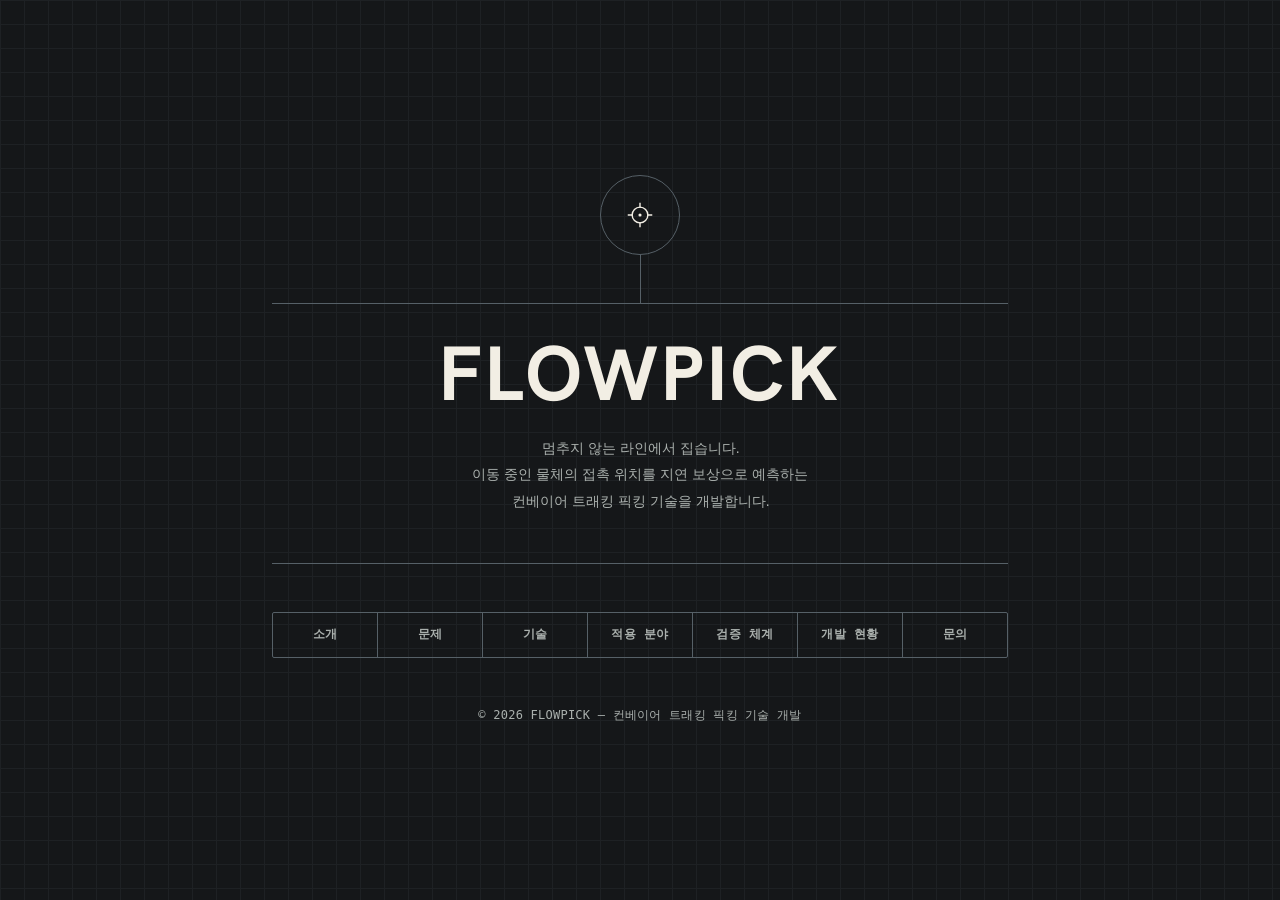
<file: index.html>
<!DOCTYPE html>
<!--
	FLOWPICK — 컨베이어 트래킹 픽킹 기술 개발

	마크업·스타일·스크립트·다이어그램 전부 자체 제작.
	제3자 템플릿, 아이콘 폰트, JS 라이브러리를 사용하지 않는다.
	설계 근거는 DESIGN.md 참조.

	※ 회사 정보(상호·설립·소재지·대표·연락처)는 사실 확인이 필요한 항목이라
	   임의로 채우지 않았다. "문의" 패널의 회사 정보 표에 입력 자리를 남겨 뒀다.
-->
<html lang="ko">
<head>
	<meta charset="utf-8">
	<meta name="viewport" content="width=device-width, initial-scale=1">
	<title>FLOWPICK — 컨베이어 트래킹 픽킹 기술</title>
	<meta name="description" content="컨베이어를 멈추지 않고 이동 중인 물체를 집습니다. 지연 보상으로 접촉 시각의 위치를 예측하는 픽킹 기술을 개발합니다.">
	<link rel="preconnect" href="https://fonts.googleapis.com">
	<link rel="preconnect" href="https://fonts.gstatic.com" crossorigin>
	<link rel="stylesheet" href="https://fonts.googleapis.com/css2?family=Hanken+Grotesk:wght@400;600;700&amp;display=swap">
	<link rel="stylesheet" href="assets/css/flowpick.css">
</head>
<body>

<a class="skip-link" href="#panels">본문으로 건너뛰기</a>

<div class="stage">

	<header class="card" id="card">
		<div class="card__mark" aria-hidden="true">
			<svg viewBox="0 0 32 32" fill="none" stroke="currentColor" stroke-width="1.6">
				<circle cx="16" cy="16" r="9"></circle>
				<circle cx="16" cy="16" r="1.8" fill="currentColor" stroke="none"></circle>
				<path d="M16 2v6M16 24v6M2 16h6M24 16h6"></path>
			</svg>
		</div>
		<div class="card__stem" aria-hidden="true"></div>

		<div class="card__body">
			<h1 class="card__title">FLOWPICK</h1>
			<p class="card__tagline">
				멈추지 않는 라인에서 집습니다.<br>
				이동 중인 물체의 접촉 위치를 지연 보상으로 예측하는<br>
				컨베이어 트래킹 픽킹 기술을 개발합니다.
			</p>
		</div>

		<nav class="card__nav" aria-label="주요 섹션">
			<button class="card__menu-btn" id="menuBtn" type="button" aria-expanded="false" aria-controls="navlist">섹션 목록</button>
			<ul class="navlist" id="navlist">
				<li class="navlist__item"><a class="navlist__link" href="#about">소개</a></li>
				<li class="navlist__item"><a class="navlist__link" href="#problem">문제</a></li>
				<li class="navlist__item"><a class="navlist__link" href="#technology">기술</a></li>
				<li class="navlist__item"><a class="navlist__link" href="#applications">적용 분야</a></li>
				<li class="navlist__item"><a class="navlist__link" href="#validation">검증 체계</a></li>
				<li class="navlist__item"><a class="navlist__link" href="#status">개발 현황</a></li>
				<li class="navlist__item"><a class="navlist__link" href="#contact">문의</a></li>
			</ul>
		</nav>
	</header>

	<main class="panels" id="panels">

		<!-- 소개 -->
		<article class="panel" id="about" hidden aria-labelledby="about-title">
			<div class="panel__inner">
				<button class="panel__close" type="button">
					<svg viewBox="0 0 16 16" fill="none" stroke="currentColor" stroke-width="1.6" aria-hidden="true"><path d="M2 2l12 12M14 2L2 14"></path></svg>
					<span class="visually-hidden">닫기</span>
				</button>
				<h2 class="panel__title" id="about-title" tabindex="-1">소개</h2>

				<p class="lede">FLOWPICK은 <strong>컨베이어를 멈추지 않고 이동 중인 물체를 집는 기술</strong>을 개발합니다. 산업 현장에서 <strong>Conveyor Tracking</strong> 또는 <strong>Picking on the Fly</strong>로 불리는 문제이며, 정지 손실 없이 라인을 운용하려는 공정이라면 어디서든 만나게 됩니다.</p>

				<h3>우리가 푸는 문제</h3>
				<p>정지한 물체를 집는 일과 움직이는 물체를 집는 일은 난이도의 차이가 아니라 <strong>종류의 차이</strong>입니다. 카메라가 위치를 알아낸 순간 물체는 이미 그 자리에 없습니다. 그래서 우리는 물체를 쫓지 않고, <strong>접촉할 시각의 위치를 예측해 먼저 가서 기다립니다.</strong></p>
				<p>이 예측이 성립하려면 시스템이 <strong>자기 자신의 지연을 알아야</strong> 합니다. 카메라 노출, 전송, 검출, 통신, 기구 동작에 걸리는 시간을 항목별로 재고, 그만큼 앞을 내다봐야 합니다. 우리 기술의 중심에는 이 <strong>지연 보상</strong>이 있습니다.</p>

				<h3>일하는 방식</h3>
				<ol class="ledger">
					<li class="ledger__item">
						<span class="ledger__index">원칙 01</span>
						<h3>재기 전에 만들지 않는다</h3>
						<p>지연을 측정하기 전에 예측 로직부터 만들면, 빗나가는 원인을 알고리즘에서 찾다가 몇 주를 태웁니다. 실제 원인은 대개 기구가 늦게 도착한 것입니다. 그래서 우리는 <strong>계측을 첫 번째 산출물</strong>로 둡니다.</p>
					</li>
					<li class="ledger__item">
						<span class="ledger__index">원칙 02</span>
						<h3>성능은 독립적으로 판정한다</h3>
						<p>제어에 쓰는 신호로 결과를 채점하면 순환 논증이 됩니다. 우리는 제어계와 분리된 기준 영상과 블라인드 판정으로 성패를 가립니다. <strong>숫자가 좋아 보이는 것보다 숫자를 믿을 수 있는 편이 낫습니다.</strong></p>
					</li>
					<li class="ledger__item">
						<span class="ledger__index">원칙 03</span>
						<h3>안 집는 것도 정상 동작이다</h3>
						<p>적격하지 않은 물체를 무리해서 집으면 실패보다 나쁜 결과가 나옵니다. 우리 시스템은 판단 근거가 부족하면 사유를 남기고 통과시킵니다. <strong>안전한 비동작이 위험한 동작보다 낫다</strong>는 원칙을 상태 기계 수준에서 강제합니다.</p>
					</li>
				</ol>

				<h3>현재 단계</h3>
				<p>FLOWPICK은 현재 <strong>설계를 마치고 첫 실증 셀 구축을 준비하는 단계</strong>입니다. 요구 정의, 측정 설계, 안전 상태 설계, 하드웨어 사양이 문서로 확정되어 있으며 아직 구축·측정 전입니다. 구체적인 목표 수치와 일정은 <a href="#status">개발 현황</a>에 정리해 두었습니다.</p>
			</div>
		</article>

		<!-- 문제 -->
		<article class="panel" id="problem" hidden aria-labelledby="problem-title">
			<div class="panel__inner">
				<button class="panel__close" type="button">
					<svg viewBox="0 0 16 16" fill="none" stroke="currentColor" stroke-width="1.6" aria-hidden="true"><path d="M2 2l12 12M14 2L2 14"></path></svg>
					<span class="visually-hidden">닫기</span>
				</button>
				<h2 class="panel__title" id="problem-title" tabindex="-1">문제</h2>

				<p class="question">인식이 끝나는 순간, 물체는 이미 거기 없습니다.</p>

				<p>정지한 물체를 집는 시스템은 <strong>본 위치 = 집을 위치</strong>입니다. 물체가 움직이는 순간 이 등식이 깨집니다. 카메라가 셔터를 열고, 프레임이 전송되고, 검출이 끝나고, 명령이 나가고, 축이 가속해 도착하기까지 물체는 계속 전진합니다.</p>

				<figure class="diagram">
					<div class="diagram__scroll">
						<svg viewBox="0 0 720 392" role="img" aria-labelledby="dgTitle dgDesc" xmlns="http://www.w3.org/2000/svg">
							<title id="dgTitle">지연 보상 픽킹 구조도</title>
							<desc id="dgDesc">카메라가 벨트 위 물체를 검출한 위치와, 접촉 시각에 물체가 도달할 예측 위치가 어긋나 있으며, X축 헤드는 그 예측 위치로 미리 이동해 기다립니다. 횡방향 y_lane은 고정된 점선 기준선으로만 표시됩니다.</desc>

							<text x="250" y="13" fill="#89b7c7" font-family="ui-monospace, Menlo, monospace" font-size="12" font-weight="600" letter-spacing="1.2" text-anchor="middle">CAMERA</text>
							<rect x="215" y="20" width="70" height="32" rx="4" fill="#89b7c7"></rect>
							<circle cx="250" cy="62" r="10" fill="#89b7c7"></circle>
							<circle cx="250" cy="62" r="4" fill="#151719"></circle>
							<polygon points="250,74 186,288 314,288" fill="#89b7c7" opacity="0.09"></polygon>

							<text x="40" y="110" fill="#aab0ad" font-family="ui-monospace, Menlo, monospace" font-size="12" font-weight="600" letter-spacing="1.4">X AXIS</text>
							<line x1="40" y1="120" x2="680" y2="120" stroke="#566067" stroke-width="3"></line>
							<g stroke="#30363a" stroke-width="1.5">
								<line x1="120" y1="113" x2="120" y2="127"></line>
								<line x1="240" y1="113" x2="240" y2="127"></line>
								<line x1="360" y1="113" x2="360" y2="127"></line>
								<line x1="480" y1="113" x2="480" y2="127"></line>
								<line x1="600" y1="113" x2="600" y2="127"></line>
							</g>

							<rect x="440" y="104" width="60" height="32" rx="3" fill="#566067"></rect>
							<line x1="470" y1="136" x2="470" y2="196" stroke="#566067" stroke-width="5"></line>
							<path d="M452 196 H488 L479 216 H461 Z" fill="#cbb67b"></path>
							<text x="470" y="240" fill="#cbb67b" font-family="ui-monospace, Menlo, monospace" font-size="12" font-weight="600" letter-spacing="1.2" text-anchor="middle">Z · 흡착</text>

							<rect x="30" y="290" width="660" height="30" rx="15" fill="#25292c" stroke="#30363a"></rect>
							<circle cx="48" cy="305" r="9" fill="#30363a"></circle>
							<circle cx="672" cy="305" r="9" fill="#30363a"></circle>
							<g stroke="#30363a" stroke-width="2">
								<line x1="150" y1="295" x2="150" y2="315"></line>
								<line x1="300" y1="295" x2="300" y2="315"></line>
								<line x1="450" y1="295" x2="450" y2="315"></line>
								<line x1="600" y1="295" x2="600" y2="315"></line>
							</g>
							<text x="30" y="340" fill="#aab0ad" font-family="ui-monospace, Menlo, monospace" font-size="12" font-weight="600" letter-spacing="1.4">BELT · 인코더 태깅</text>

							<line x1="30" y1="276" x2="690" y2="276" stroke="#566067" stroke-dasharray="3 5" stroke-width="1"></line>
							<text x="690" y="270" fill="#aab0ad" font-family="ui-monospace, Menlo, monospace" font-size="11" font-weight="600" text-anchor="end">y_lane (고정 · 비구동)</text>

							<rect x="225" y="260" width="50" height="30" rx="3" fill="#89b7c7"></rect>
							<rect x="445" y="260" width="50" height="30" rx="3" fill="none" stroke="#cbb67b" stroke-width="2.5" stroke-dasharray="6 4"></rect>

							<line x1="250" y1="260" x2="250" y2="358" stroke="#566067" stroke-dasharray="4 4" stroke-width="1.5"></line>
							<line x1="470" y1="216" x2="470" y2="358" stroke="#566067" stroke-dasharray="4 4" stroke-width="1.5"></line>
							<line x1="250" y1="352" x2="463" y2="352" stroke="#cbb67b" stroke-width="2" marker-end="url(#fpArrow)"></line>
							<text x="360" y="380" fill="#cbb67b" font-family="ui-monospace, Menlo, monospace" font-size="12" font-weight="600" letter-spacing="0.6" text-anchor="middle">v_belt × (지연 + 이동시간)</text>

							<defs>
								<marker id="fpArrow" markerWidth="7" markerHeight="7" refX="6" refY="3.5" orient="auto">
									<polygon points="0 0, 7 3.5, 0 7" fill="#cbb67b"></polygon>
								</marker>
							</defs>
						</svg>
					</div>
					<figcaption><span class="sig-observe">파란색</span>은 카메라가 실제로 관측한 위치, <span class="sig-predict">노란색</span>은 접촉 시각에 물체가 도달할 예측 위치입니다. 헤드는 쫓아가지 않고 예측 지점에서 기다립니다.</figcaption>
				</figure>

				<p>보상을 생략하면 시스템은 항상, 예외 없이, 일정한 거리만큼 빗나갑니다. 그리고 그 실패는 "예측 알고리즘이 부정확하다"로 오진되기 쉽습니다. <strong>실제 원인은 예측이 아니라 자기 자신의 지연입니다.</strong></p>

				<h3>현장에서 이 문제가 드러나는 방식</h3>
				<ul class="prose-list">
					<li><strong>정지-검사-재개의 손실</strong> — 개체마다 벨트를 세우면 가감속이 사이클타임을 지배하고, 그 지연이 상·하류 공정으로 번집니다.</li>
					<li><strong>인력 피킹의 한계</strong> — 반복 상지 동작 부담이 크고, 속도를 올리면 누락률이 급증하며 작업자별 편차로 품질 예측이 어렵습니다.</li>
					<li><strong>고정 타이밍의 취약성</strong> — "센서 통과 후 N밀리초"는 벨트 속도가 일정하다는 가정에 전적으로 의존합니다. 속도가 흔들리면 전량 빗나가고, 시스템은 그 사실조차 인지하지 못합니다.</li>
					<li><strong>지연을 모르면 개선 지점도 모른다</strong> — 투자를 카메라·검출기·액추에이터 중 어디에 해야 할지 판단할 근거가 없습니다.</li>
				</ul>
			</div>
		</article>

		<!-- 기술 -->
		<article class="panel" id="technology" hidden aria-labelledby="technology-title">
			<div class="panel__inner">
				<button class="panel__close" type="button">
					<svg viewBox="0 0 16 16" fill="none" stroke="currentColor" stroke-width="1.6" aria-hidden="true"><path d="M2 2l12 12M14 2L2 14"></path></svg>
					<span class="visually-hidden">닫기</span>
				</button>
				<h2 class="panel__title" id="technology-title" tabindex="-1">기술</h2>

				<p class="lede">지연이 성능을 직접 결정하는 문제에서는 <strong>부품 사양보다 설계 판단이 결과를 가릅니다.</strong> 아래는 요구 조건에서 논리적으로 강제된 선택들입니다.</p>

				<h3>전체 구성</h3>

				<figure class="diagram">
					<div class="diagram__scroll">
						<svg viewBox="0 0 880 545" role="img" aria-labelledby="saTitle saDesc" xmlns="http://www.w3.org/2000/svg">
							<title id="saTitle">시스템 전체 구성도</title>
							<desc id="saDesc">입력·센싱에서 연산, 실시간 제어, 구동으로 이어지는 주 경로와, 별도로 분리된 독립 판정 계층 및 기록·분석 계층을 나타냅니다. 기록·분석 계층에서 제어로 되돌아가는 경로는 존재하지 않습니다.</desc>

							<!-- 컨테이너 -->
							<g font-family="ui-monospace, Menlo, monospace" font-weight="600">
								<!-- 입력·센싱 -->
								<rect x="15" y="75" width="185" height="235" rx="4" fill="none" stroke="#89b7c7" stroke-width="1.5"></rect>
								<text x="107" y="101" fill="#89b7c7" font-size="12" text-anchor="middle">입력 · 센싱</text>
								<g fill="#aab0ad" font-size="11" text-anchor="middle">
									<text x="107" y="131">컨베이어</text>
									<text x="107" y="151">가이드 레일 (y_lane)</text>
									<text x="107" y="171">글로벌 셔터 카메라</text>
									<text x="107" y="191">로터리 인코더</text>
									<text x="107" y="211">IR 센서 ×2</text>
									<text x="107" y="231">링라이트 · 차광</text>
									<text x="107" y="251">순환 공급 기구</text>
								</g>

								<!-- 연산 -->
								<rect x="235" y="75" width="185" height="235" rx="4" fill="none" stroke="#566067" stroke-width="1.5"></rect>
								<text x="327" y="101" fill="#f2eee4" font-size="12" text-anchor="middle">연산 — 검출 · 예측</text>
								<g fill="#aab0ad" font-size="11" text-anchor="middle">
									<text x="327" y="131">단일 클래스 검출</text>
									<text x="327" y="151">인코더 태깅</text>
									<text x="327" y="171">속도 추정</text>
									<text x="327" y="191">지연 보상 예측</text>
									<text x="327" y="211">적격성 게이트</text>
									<text x="327" y="231">로그 수집</text>
								</g>

								<!-- 실시간 제어 -->
								<rect x="455" y="75" width="185" height="235" rx="4" fill="none" stroke="#8baf85" stroke-width="1.5"></rect>
								<text x="547" y="101" fill="#8baf85" font-size="12" text-anchor="middle">실시간 제어</text>
								<g fill="#aab0ad" font-size="11" text-anchor="middle">
									<text x="547" y="131">안전 상태 기계</text>
									<text x="547" y="151">모션 펄스 생성</text>
									<text x="547" y="171">진공 타이밍</text>
									<text x="547" y="191">하드웨어 카운터</text>
									<text x="547" y="211">비상정지 · 워치독</text>
								</g>
								<text x="547" y="240" fill="#8baf85" font-size="10" text-anchor="middle">안전 권한 보유</text>

								<!-- 구동 -->
								<rect x="675" y="75" width="185" height="235" rx="4" fill="none" stroke="#566067" stroke-width="1.5"></rect>
								<text x="767" y="101" fill="#f2eee4" font-size="12" text-anchor="middle">구동</text>
								<g fill="#aab0ad" font-size="11" text-anchor="middle">
									<text x="767" y="131">X 리니어 축</text>
									<text x="767" y="151">Z 승강 · 흡반</text>
									<text x="767" y="171">펌프 · 3포트 밸브</text>
									<text x="767" y="191">계량 게이트 서보</text>
									<text x="767" y="211">벨트 모터</text>
									<text x="767" y="231">동기 표시등</text>
								</g>

								<!-- 기록·분석 (제안) -->
								<rect x="235" y="390" width="185" height="130" rx="4" fill="none" stroke="#aab0ad" stroke-width="1.5" stroke-dasharray="5 4"></rect>
								<text x="327" y="416" fill="#aab0ad" font-size="12" text-anchor="middle">기록 · 분석 (제안)</text>
								<g fill="#aab0ad" font-size="11" text-anchor="middle">
									<text x="327" y="444">원시 이벤트</text>
									<text x="327" y="464">결정론 분석</text>
									<text x="327" y="484">증거 묶음</text>
									<text x="327" y="504">설명 계층 (읽기 전용)</text>
								</g>

								<!-- 독립 판정 -->
								<rect x="675" y="390" width="185" height="130" rx="4" fill="none" stroke="#89b7c7" stroke-width="1.5"></rect>
								<text x="767" y="416" fill="#89b7c7" font-size="12" text-anchor="middle">독립 판정</text>
								<g fill="#aab0ad" font-size="11" text-anchor="middle">
									<text x="767" y="444">기준 영상 장치</text>
									<text x="767" y="464">블라인드 주석</text>
									<text x="767" y="484">접촉 오차 · 성패</text>
								</g>
								<text x="767" y="508" fill="#89b7c7" font-size="10" text-anchor="middle">전기 연결 없음</text>
							</g>

							<!-- 주 경로 -->
							<line x1="200" y1="150" x2="228" y2="150" stroke="#89b7c7" stroke-width="1.5" marker-end="url(#saArrowB)"></line>
							<text x="214" y="141" fill="#89b7c7" font-family="ui-monospace, Menlo, monospace" font-size="9" font-weight="600" text-anchor="middle">영상</text>

							<line x1="420" y1="140" x2="448" y2="140" stroke="#cbb67b" stroke-width="2" marker-end="url(#saArrowP)"></line>
							<text x="434" y="128" fill="#cbb67b" font-family="ui-monospace, Menlo, monospace" font-size="9" font-weight="600" text-anchor="middle">명령</text>

							<line x1="455" y1="190" x2="427" y2="190" stroke="#aab0ad" stroke-width="1.5" stroke-dasharray="4 3" marker-end="url(#saArrowM)"></line>
							<text x="441" y="205" fill="#aab0ad" font-family="ui-monospace, Menlo, monospace" font-size="9" font-weight="600" text-anchor="middle">기록</text>

							<line x1="640" y1="150" x2="668" y2="150" stroke="#566067" stroke-width="1.5" marker-end="url(#saArrow)"></line>
							<text x="654" y="141" fill="#aab0ad" font-family="ui-monospace, Menlo, monospace" font-size="9" font-weight="600" text-anchor="middle">펄스</text>

							<!-- 센싱 -> 제어 (상단 우회) -->
							<path d="M107 75 V40 H547 V71" fill="none" stroke="#89b7c7" stroke-width="1.5" marker-end="url(#saArrowB)"></path>
							<text x="327" y="32" fill="#89b7c7" font-family="ui-monospace, Menlo, monospace" font-size="10" font-weight="600" text-anchor="middle">인코더 · IR · 압력 — 안전 판정 입력</text>

							<!-- 연산 -> 기록·분석 -->
							<line x1="327" y1="310" x2="327" y2="384" stroke="#aab0ad" stroke-width="1.5" stroke-dasharray="4 3" marker-end="url(#saArrowM)"></line>
							<text x="339" y="352" fill="#aab0ad" font-family="ui-monospace, Menlo, monospace" font-size="10" font-weight="600">원시 기록</text>

							<!-- 구동 -> 독립 판정 (빛) -->
							<line x1="767" y1="310" x2="767" y2="384" stroke="#cbb67b" stroke-width="1.5" stroke-dasharray="2 4" marker-end="url(#saArrowP)"></line>
							<text x="779" y="352" fill="#cbb67b" font-family="ui-monospace, Menlo, monospace" font-size="10" font-weight="600">빛으로만 동기</text>

							<!-- 존재하지 않는 경로 -->
							<line x1="424" y1="425" x2="495" y2="322" stroke="#c97872" stroke-width="1.5" stroke-dasharray="6 5" opacity="0.6"></line>
							<g stroke="#c97872" stroke-width="2">
								<line x1="448" y1="362" x2="470" y2="384"></line>
								<line x1="470" y1="362" x2="448" y2="384"></line>
							</g>
							<text x="505" y="400" fill="#c97872" font-family="ui-monospace, Menlo, monospace" font-size="10" font-weight="600">제어 방향 연결 없음</text>

							<defs>
								<marker id="saArrow" markerWidth="7" markerHeight="7" refX="6" refY="3.5" orient="auto"><polygon points="0 0, 7 3.5, 0 7" fill="#566067"></polygon></marker>
								<marker id="saArrowB" markerWidth="7" markerHeight="7" refX="6" refY="3.5" orient="auto"><polygon points="0 0, 7 3.5, 0 7" fill="#89b7c7"></polygon></marker>
								<marker id="saArrowP" markerWidth="7" markerHeight="7" refX="6" refY="3.5" orient="auto"><polygon points="0 0, 7 3.5, 0 7" fill="#cbb67b"></polygon></marker>
								<marker id="saArrowM" markerWidth="7" markerHeight="7" refX="6" refY="3.5" orient="auto"><polygon points="0 0, 7 3.5, 0 7" fill="#aab0ad"></polygon></marker>
							</defs>
						</svg>
					</div>
					<figcaption>주 경로는 <span class="sig-observe">센싱</span> → 연산 → <span class="sig-go">실시간 제어</span> → 구동입니다. 안전 판정 입력은 연산을 거치지 않고 <strong>제어로 직접</strong> 들어갑니다 — 연산부가 멈춰도 안전은 동작해야 하기 때문입니다. <span class="sig-observe">독립 판정</span>은 전기적으로 연결되지 않고, <span class="sig-stop">붉은 점선</span>은 의도적으로 만들지 않은 경로입니다.</figcaption>
				</figure>

				<h3>인코더 태깅으로 속도 변동을 흡수한다</h3>
				<p>벨트 속도는 부하와 전압에 따라 흔들립니다. "속도 × 경과시간"으로 위치를 계산하면 오차가 계속 쌓입니다. 우리는 물체를 발견한 순간의 <strong>인코더 눈금을 그 물체에 이름표처럼 붙입니다.</strong> 이후 위치는 눈금 차이로만 계산되므로, 벨트가 빨라지든 느려지든 정확합니다. 속도를 추정할 필요 자체가 사라집니다.</p>

				<h3>검출기는 지연 예산으로 고른다</h3>
				<p>더 똑똑한 모델이 언제나 더 나은 선택은 아닙니다. 단일 클래스를 고정 조명 아래에서 찾는 일이라면 색상·윤곽 검출로 충분하고, <strong>세그멘테이션 모델을 얹는 순간 검출 시간이 한 자릿수 밀리초에서 수십 밀리초로 올라갑니다.</strong> 그 차이가 그대로 접촉 오차가 됩니다.</p>
				<p>우리는 검출기 선택을 정확도만이 아니라 <strong>지연 예산 배분</strong>으로 다룹니다. 클래스 확장이나 형상 기반 판정이 필요해지면 그때 승격하되, 얻는 것과 잃는 지연을 같은 표에 놓고 결정합니다.</p>

				<h3>세 가지 설계 결정</h3>
				<ol class="ledger">
					<li class="ledger__item">
						<span class="ledger__index">결정 01</span>
						<h3>페일세이프를 배관으로 보장한다</h3>
						<p>안전 규칙은 모든 정지 상황에서 <strong>진공 해제</strong>를 요구합니다. 유로를 막기만 하는 밸브는 전원이 끊겨도 잔류 부압이 서서히 빠져 해제가 보장되지 않습니다. 우리는 <strong>비여자 상태에서 흡반이 대기와 연통되도록</strong> 배관합니다. 전원 상실이든 펌웨어 정지든 비상정지든 물리적으로 흡착이 풀립니다 — 페일세이프가 소프트웨어가 아니라 <strong>배관 방향</strong>으로 보장됩니다.</p>
					</li>
					<li class="ledger__item">
						<span class="ledger__index">결정 02</span>
						<h3>카메라는 노출 타임스탬프로 고른다</h3>
						<p>예측의 기준점은 <strong>노출이 시작된 시각</strong>입니다. 이 값을 제공하지 않는 카메라를 쓰면 기준점 자체가 추정값이 되고, 그 위에 쌓은 모든 계산의 인과성이 무너집니다. 우리에게 카메라 선정 1순위는 화질이 아니라 <strong>이 값의 제공 여부</strong>입니다.</p>
					</li>
					<li class="ledger__item">
						<span class="ledger__index">결정 03</span>
						<h3>샘플링 주기는 안전 요구가 정한다</h3>
						<p>"센서값이 일정 시간 이상 없으면 즉시 정지"라는 규칙은, 그 시간보다 빠르게 읽어야만 성립합니다. 느리게 읽으면 <strong>값이 없다는 사실 자체를 감지할 수 없습니다.</strong> 샘플링 주기는 편의로 정하는 값이 아니라 안전 요구에서 역산되는 값입니다.</p>
					</li>
				</ol>

				<h3>연산과 실시간 제어를 분리한다</h3>
				<p>범용 리눅스는 실시간 운영체제가 아닙니다. 마이크로초 단위 스텝 펄스와 밸브 타이밍은 <strong>전용 MCU</strong>가 맡고, 무엇을 어디서 집을지는 상위 컴퓨터가 정합니다. 안전 상태 기계는 MCU가 소유하며, 상위 컴퓨터는 요청만 할 수 있고 안전 동작을 우회할 수 없습니다.</p>
				<p>같은 분리가 <strong>통신 구조에도 그대로 적용</strong>됩니다.</p>

				<figure class="diagram">
					<div class="diagram__scroll">
						<svg viewBox="0 0 760 440" role="img" aria-labelledby="cmTitle cmDesc" xmlns="http://www.w3.org/2000/svg">
							<title id="cmTitle">통신 구조도</title>
							<desc id="cmDesc">카메라가 상위 컴퓨터로 영상과 노출 시각을 보냅니다. 상위 컴퓨터와 제어 MCU는 제어 링크와 기록 링크 두 개로 나뉘어 연결됩니다. MCU는 센서를 읽고 구동부와 동기 LED를 제어합니다. 기준 영상 장치는 전기적으로 연결되지 않고 동기 LED의 빛으로만 시각을 맞춥니다.</desc>

							<g font-family="ui-monospace, Menlo, monospace" font-weight="600" text-anchor="middle">
								<rect x="240" y="8" width="240" height="40" rx="3" fill="none" stroke="#89b7c7" stroke-width="1.5"></rect>
								<text x="360" y="33" fill="#89b7c7" font-size="12">글로벌 셔터 카메라</text>

								<rect x="225" y="74" width="270" height="56" rx="3" fill="none" stroke="#566067" stroke-width="1.5"></rect>
								<text x="360" y="98" fill="#f2eee4" font-size="13">상위 컴퓨터</text>
								<text x="360" y="116" fill="#aab0ad" font-size="11">검출 · 예측 · 기록</text>

								<rect x="225" y="204" width="270" height="56" rx="3" fill="none" stroke="#8baf85" stroke-width="1.5"></rect>
								<text x="360" y="228" fill="#8baf85" font-size="13">제어 MCU</text>
								<text x="360" y="246" fill="#aab0ad" font-size="11">안전 상태 소유</text>

								<rect x="25" y="310" width="200" height="50" rx="3" fill="none" stroke="#566067" stroke-width="1.5"></rect>
								<text x="125" y="331" fill="#f2eee4" font-size="12">센서</text>
								<text x="125" y="349" fill="#aab0ad" font-size="11">인코더 · IR · 압력</text>

								<rect x="270" y="310" width="180" height="50" rx="3" fill="none" stroke="#566067" stroke-width="1.5"></rect>
								<text x="360" y="331" fill="#f2eee4" font-size="12">구동부</text>
								<text x="360" y="349" fill="#aab0ad" font-size="11">축 · 흡착 · 게이트</text>

								<rect x="500" y="310" width="160" height="50" rx="3" fill="none" stroke="#cbb67b" stroke-width="1.5"></rect>
								<text x="580" y="331" fill="#cbb67b" font-size="12">동기 표시등</text>
								<text x="580" y="349" fill="#aab0ad" font-size="11">시각 마커</text>

								<rect x="500" y="386" width="160" height="46" rx="3" fill="none" stroke="#aab0ad" stroke-width="1.5" stroke-dasharray="5 4"></rect>
								<text x="580" y="405" fill="#aab0ad" font-size="12">기준 영상 장치</text>
								<text x="580" y="422" fill="#aab0ad" font-size="11">전기 연결 없음</text>
							</g>

							<!-- 카메라 -> 상위 컴퓨터 -->
							<line x1="360" y1="48" x2="360" y2="68" stroke="#89b7c7" stroke-width="1.5" marker-end="url(#cmArrowB)"></line>
							<text x="372" y="63" fill="#89b7c7" font-family="ui-monospace, Menlo, monospace" font-size="11" font-weight="600">영상 + 노출 시각</text>

							<!-- 제어 링크 -->
							<line x1="295" y1="130" x2="295" y2="198" stroke="#cbb67b" stroke-width="2" marker-end="url(#cmArrowP)"></line>
							<text x="283" y="152" fill="#cbb67b" font-family="ui-monospace, Menlo, monospace" font-size="11" font-weight="600" text-anchor="end">제어 링크</text>
							<text x="283" y="169" fill="#aab0ad" font-family="ui-monospace, Menlo, monospace" font-size="10" font-weight="600" text-anchor="end">명령 · 하트비트</text>
							<text x="283" y="186" fill="#aab0ad" font-family="ui-monospace, Menlo, monospace" font-size="10" font-weight="600" text-anchor="end">명령 = 인코더 카운트</text>

							<!-- 기록 링크 -->
							<line x1="425" y1="130" x2="425" y2="198" stroke="#aab0ad" stroke-width="1.5" stroke-dasharray="5 4" marker-end="url(#cmArrowM)"></line>
							<text x="437" y="152" fill="#aab0ad" font-family="ui-monospace, Menlo, monospace" font-size="11" font-weight="600">기록 링크</text>
							<text x="437" y="169" fill="#aab0ad" font-family="ui-monospace, Menlo, monospace" font-size="10" font-weight="600">로그 · 분리 운용</text>

							<!-- 센서 -> MCU -->
							<path d="M125 310 V288 H270 V266" fill="none" stroke="#566067" stroke-width="1.5" marker-end="url(#cmArrow)"></path>
							<!-- MCU -> 구동부 -->
							<line x1="360" y1="260" x2="360" y2="304" stroke="#566067" stroke-width="1.5" marker-end="url(#cmArrow)"></line>
							<!-- MCU -> 동기 표시등 -->
							<path d="M450 260 V288 H580 V304" fill="none" stroke="#cbb67b" stroke-width="1.5" marker-end="url(#cmArrowP)"></path>
							<!-- 동기 표시등 -> 기준 영상 (빛) -->
							<line x1="580" y1="360" x2="580" y2="380" stroke="#cbb67b" stroke-width="1.5" stroke-dasharray="2 4" marker-end="url(#cmArrowP)"></line>
							<text x="592" y="376" fill="#cbb67b" font-family="ui-monospace, Menlo, monospace" font-size="10" font-weight="600">빛으로만 동기</text>

							<defs>
								<marker id="cmArrow" markerWidth="7" markerHeight="7" refX="6" refY="3.5" orient="auto"><polygon points="0 0, 7 3.5, 0 7" fill="#566067"></polygon></marker>
								<marker id="cmArrowB" markerWidth="7" markerHeight="7" refX="6" refY="3.5" orient="auto"><polygon points="0 0, 7 3.5, 0 7" fill="#89b7c7"></polygon></marker>
								<marker id="cmArrowP" markerWidth="7" markerHeight="7" refX="6" refY="3.5" orient="auto"><polygon points="0 0, 7 3.5, 0 7" fill="#cbb67b"></polygon></marker>
								<marker id="cmArrowM" markerWidth="7" markerHeight="7" refX="6" refY="3.5" orient="auto"><polygon points="0 0, 7 3.5, 0 7" fill="#aab0ad"></polygon></marker>
							</defs>
						</svg>
					</div>
					<figcaption><span class="sig-predict">제어 링크</span>와 <span class="sig-observe">기록 링크</span>를 나눕니다. 로그가 명령과 같은 선을 쓰면, 대기 중인 로그가 명령 송신을 밀어내면서 <strong>측정하려던 지연 자체가 오염됩니다.</strong> 기준 영상 장치는 어디에도 연결되지 않고 표시등의 <span class="sig-predict">빛</span>으로만 시각을 맞춥니다.</figcaption>
				</figure>

				<h3>명령은 시각이 아니라 인코더 카운트로 보낸다</h3>
				<p>두 장치는 각자의 시계를 씁니다. 명령에 "이 시각에 접촉하라"를 담으면 <strong>두 시계를 맞추는 일이 제어 경로 안으로 들어옵니다.</strong> 그러면 시계 정합이 흔들리는 순간 제어까지 함께 흔들립니다.</p>
				<p>그래서 우리는 목표를 <strong>인코더 카운트</strong>로 보냅니다. MCU는 자기 인코더만 보고 그 값에 도달할 때 동작합니다. 제어 경로에 시계 변환이 아예 등장하지 않으므로, <strong>시계 정합은 분석 전용으로 남고 안전은 그와 무관해집니다.</strong> 명령이 조금 늦게 도착해도 목표 카운트는 그대로이고, 늦었다면 MCU가 스스로 판단해 집지 않습니다.</p>

				<p>이 분리는 전원 설계에도 그대로 적용됩니다.</p>

				<figure class="diagram">
					<div class="diagram__scroll">
						<svg viewBox="0 0 720 290" role="img" aria-labelledby="pwTitle pwDesc" xmlns="http://www.w3.org/2000/svg">
							<title id="pwTitle">전원 레일 구성도</title>
							<desc id="pwDesc">교류 입력이 두 개의 전원공급장치로 나뉩니다. 첫째는 구동부 전원이고, 둘째는 상위 컴퓨터 전용이며 다른 부하와 공유하지 않습니다.</desc>

							<g font-family="ui-monospace, Menlo, monospace" font-weight="600" text-anchor="middle">
								<rect x="10" y="112" width="80" height="44" rx="3" fill="none" stroke="#566067" stroke-width="1.5"></rect>
								<text x="50" y="139" fill="#aab0ad" font-size="12">AC 입력</text>

								<rect x="140" y="52" width="120" height="46" rx="3" fill="none" stroke="#566067" stroke-width="1.5"></rect>
								<text x="200" y="72" fill="#f2eee4" font-size="12">구동 전원</text>
								<text x="200" y="89" fill="#aab0ad" font-size="11">고전류 부하</text>

								<rect x="140" y="192" width="120" height="46" rx="3" fill="none" stroke="#89b7c7" stroke-width="1.5"></rect>
								<text x="200" y="212" fill="#89b7c7" font-size="12">연산 전원</text>
								<text x="200" y="229" fill="#aab0ad" font-size="11">단독 사용</text>

								<rect x="330" y="10" width="200" height="44" rx="3" fill="none" stroke="#566067" stroke-width="1.5"></rect>
								<text x="430" y="29" fill="#f2eee4" font-size="12">모션 축</text>
								<text x="430" y="45" fill="#aab0ad" font-size="11">X · Z 구동</text>

								<rect x="330" y="66" width="200" height="44" rx="3" fill="none" stroke="#566067" stroke-width="1.5"></rect>
								<text x="430" y="85" fill="#f2eee4" font-size="12">공압 · 반송</text>
								<text x="430" y="101" fill="#aab0ad" font-size="11">펌프 · 밸브 · 벨트 · 조명</text>

								<rect x="330" y="122" width="200" height="44" rx="3" fill="none" stroke="#566067" stroke-width="1.5"></rect>
								<text x="430" y="141" fill="#f2eee4" font-size="12">보조 구동</text>
								<text x="430" y="157" fill="#aab0ad" font-size="11">서보 · 센서</text>

								<rect x="330" y="192" width="200" height="44" rx="3" fill="none" stroke="#89b7c7" stroke-width="1.5"></rect>
								<text x="430" y="211" fill="#89b7c7" font-size="12">상위 컴퓨터</text>
								<text x="430" y="227" fill="#aab0ad" font-size="11">전용 레일</text>
							</g>

							<g stroke="#566067" stroke-width="1.5" fill="none" marker-end="url(#pwArrow)">
								<path d="M90 128 H115 V75 H134"></path>
								<path d="M260 75 H295 V32 H324"></path>
								<path d="M260 75 H295 V88 H324"></path>
								<path d="M260 75 H295 V144 H324"></path>
							</g>
							<g stroke="#89b7c7" stroke-width="1.5" fill="none" marker-end="url(#pwArrowB)">
								<path d="M90 140 H115 V215 H134"></path>
								<path d="M260 215 H324"></path>
							</g>

							<line x1="10" y1="178" x2="710" y2="178" stroke="#cbb67b" stroke-width="1.5" stroke-dasharray="6 5" opacity="0.7"></line>
							<text x="710" y="172" fill="#cbb67b" font-family="ui-monospace, Menlo, monospace" font-size="11" font-weight="600" text-anchor="end">전원 분리 — 과도전류 격리</text>

							<text x="430" y="272" fill="#aab0ad" font-family="ui-monospace, Menlo, monospace" font-size="11" font-weight="600" text-anchor="middle">접지는 한 점(star ground)에서 공통화</text>

							<defs>
								<marker id="pwArrow" markerWidth="7" markerHeight="7" refX="6" refY="3.5" orient="auto">
									<polygon points="0 0, 7 3.5, 0 7" fill="#566067"></polygon>
								</marker>
								<marker id="pwArrowB" markerWidth="7" markerHeight="7" refX="6" refY="3.5" orient="auto">
									<polygon points="0 0, 7 3.5, 0 7" fill="#89b7c7"></polygon>
								</marker>
							</defs>
						</svg>
					</div>
					<figcaption><span class="sig-observe">파란 경로</span>가 <strong>상위 컴퓨터 전용 전원</strong>입니다. 서보는 끼임 시 정격의 몇 배를 순간적으로 끌어당기고, 그 전압 강하가 연산부를 리부트시킵니다. <strong>평균 전류에 여유가 있어도 분리합니다 — 문제는 과도(transient)입니다.</strong></figcaption>
				</figure>

				<h3>공개 하드웨어 경계</h3>
				<ol class="ledger">
					<li class="ledger__item">
						<span class="ledger__index">경계 01</span>
						<h3>연산은 요청하고, 제어는 보장한다</h3>
						<p>설계에서 Pi는 검출·예측 결과를 ESP32에 <strong>UART 요청</strong>을 보냅니다. ESP32는 결정적 입출력, 구동기 타이밍, 안전 상태를 소유합니다. 상위 연산부는 요청할 수 있지만 안전 동작을 우회하지 않습니다.</p>
					</li>
					<li class="ledger__item">
						<span class="ledger__index">경계 02</span>
						<h3>연산 전원과 구동 전원을 분리한다</h3>
						<p>전원 레일은 연산부와 구동부를 분리해 구동부의 과도 상태가 연산 경로에 번지지 않도록 설계합니다. 이는 부품 사양이 아니라 제어 판단을 지키기 위한 구조적 경계입니다.</p>
					</li>
				</ol>

				<h3>센서·표시 인터페이스</h3>
				<p>아래는 배선과 부품 사양을 제외하고 공개하는 인터페이스 책임입니다.</p>
				<div class="sheet-wrap sheet-wrap--no-scroll-cue">
					<table class="sheet">
						<caption class="visually-hidden">공개 하드웨어 설계의 센서 및 광학 타이밍 표시 인터페이스와 책임 경계</caption>
						<thead>
							<tr>
								<th scope="col">인터페이스</th>
								<th scope="col">연결 대상</th>
								<th scope="col">공개 설계 역할</th>
							</tr>
						</thead>
						<tbody>
							<tr>
								<td>CSI 카메라</td>
								<td>Pi</td>
								<td>영상과 노출 시각을 연산 경로로 전달</td>
							</tr>
							<tr>
								<td>쿼드러처 펄스</td>
								<td>ESP32</td>
								<td>이동 기준을 제어 경로에 제공</td>
							</tr>
							<tr>
								<td>NPN 오픈 컬렉터 검출 입력</td>
								<td>ESP32</td>
								<td>검출 상태를 결정적 입출력으로 수집</td>
							</tr>
							<tr>
								<td>아날로그 ADC 압력 입력</td>
								<td>ESP32</td>
								<td>압력 상태를 안전 판단에 제공</td>
							</tr>
							<tr>
								<td>NC 접점 안전 입력</td>
								<td>ESP32</td>
								<td>안전 상태의 입력 경계를 형성</td>
							</tr>
							<tr>
								<td>GPIO LED 광학 타이밍 마커</td>
								<td>ESP32에서 출력</td>
								<td>기준 영상과 시각을 맞추는 광학 표시</td>
							</tr>
						</tbody>
					</table>
				</div>

				<p class="lede">부품 단위 사양과 전원 용량은 <a href="#contact">기술 문서</a>로 제공합니다.</p>
			</div>
		</article>

		<!-- 적용 분야 -->
		<article class="panel" id="applications" hidden aria-labelledby="applications-title">
			<div class="panel__inner">
				<button class="panel__close" type="button">
					<svg viewBox="0 0 16 16" fill="none" stroke="currentColor" stroke-width="1.6" aria-hidden="true"><path d="M2 2l12 12M14 2L2 14"></path></svg>
					<span class="visually-hidden">닫기</span>
				</button>
				<h2 class="panel__title" id="applications-title" tabindex="-1">적용 분야</h2>

				<p class="lede">라인을 세우지 않고 개별 물체를 다뤄야 하는 공정이라면 같은 문제를 만납니다. 아래는 우리가 우선 대상으로 삼는 공정과, 각 공정에서 이 기술이 답할 수 있는 질문입니다.</p>

				<div class="sheet-wrap">
					<table class="sheet">
						<caption class="visually-hidden">적용 대상 공정과 각 공정의 과제, 이 기술이 답하는 질문</caption>
						<thead>
							<tr>
								<th scope="col">공정</th>
								<th scope="col">현재의 과제</th>
								<th scope="col">이 기술이 답하는 것</th>
							</tr>
						</thead>
						<tbody>
							<tr>
								<td>식품·농산물 포장</td>
								<td>흘러가는 제품의 등급 분류를 인력에 의존한다. 라인 속도를 올리면 누락률이 급증한다.</td>
								<td>벨트를 세우지 않는 분류와, 속도별 성공률의 정량적 상한</td>
							</tr>
							<tr>
								<td>물류 분류</td>
								<td>소형 화물 분류에 인력 피킹을 병행한다. 반복 동작 부담이 크고 편차가 크다.</td>
								<td>지속 가능한 처리량과, 그 상한을 결정하는 요인</td>
							</tr>
							<tr>
								<td>전자부품·소형 조립</td>
								<td>부품 정렬·이송 단계에서 정지-재개 손실이 사이클타임을 지배한다.</td>
								<td>이동 중 픽으로 줄일 수 있는 시간의 실측 크기</td>
							</tr>
							<tr>
								<td>공정 자동화 검토</td>
								<td>컨베이어 트래킹 도입 전 원리 검증이 필요하나 상용 장비 시험은 비용이 크다.</td>
								<td>먼저 재야 할 값 — <strong>지연 예산의 항목별 분해</strong></td>
							</tr>
							<tr>
								<td>로보틱스 교육</td>
								<td>좌표변환·지연 보상·실시간 제어를 한 장치에서 통합 실습할 교보재가 없다.</td>
								<td>폐루프 전 구간이 계측 가능한 실습 플랫폼</td>
							</tr>
						</tbody>
					</table>
				</div>

				<h3>적용 조건</h3>
				<p>기술이 설계대로 작동하려면 아래 조건이 필요합니다. 조건이 다른 현장은 별도 설계가 필요하므로, 검토 초기에 함께 확인합니다.</p>
				<ul class="prose-list">
					<li><strong>단층·이격 배치</strong> — 물체가 겹치지 않고 일정 간격으로 흐르는 라인. 겹침 처리는 별개의 자세 추정 문제입니다.</li>
					<li><strong>흡착 가능한 표면</strong> — 매끄러운 평면 또는 완만한 곡면. 다공성·거친 표면은 다른 파지 방식이 필요합니다.</li>
					<li><strong>고정 조명</strong> — 조도가 안정된 구간. 검출 신뢰도가 조명 변동에 직접 좌우됩니다.</li>
					<li><strong>측정된 속도 범위 안</strong> — 대응 가능한 벨트 속도에는 물리적 상한이 있고, 우리는 그 상한을 <em>측정해서</em> 제시합니다.</li>
				</ul>

				<h3>도입을 검토하신다면</h3>
				<p>공개된 수치를 그대로 적용하지 마시길 권합니다. 처리량과 성공률은 물체 간격, 속도 프로파일, 품목 다양성에 따라 크게 달라집니다. 대신 <strong>해당 라인에서 같은 방식으로 지연 예산을 먼저 측정</strong>하는 것이 가장 빠른 판단 근거가 됩니다. 그 측정 절차 자체가 우리가 제공할 수 있는 결과물입니다.</p>
			</div>
		</article>

		<!-- 검증 체계 -->
		<article class="panel" id="validation" hidden aria-labelledby="validation-title">
			<div class="panel__inner">
				<button class="panel__close" type="button">
					<svg viewBox="0 0 16 16" fill="none" stroke="currentColor" stroke-width="1.6" aria-hidden="true"><path d="M2 2l12 12M14 2L2 14"></path></svg>
					<span class="visually-hidden">닫기</span>
				</button>
				<h2 class="panel__title" id="validation-title" tabindex="-1">검증 체계</h2>

				<p class="lede">자동화 설비의 성능 수치는 <strong>어떻게 쟀는지가 숫자만큼 중요합니다.</strong> 측정 설계가 느슨하면 좋은 숫자가 나오지만, 그 숫자는 설비가 아니라 설계의 허점을 보여줄 뿐입니다. 우리가 숫자를 만드는 방식을 공개합니다.</p>

				<h3>네 가지 규칙</h3>
				<ol class="ledger">
					<li class="ledger__item">
						<span class="ledger__index">규칙 01</span>
						<h3>예측은 과거 데이터로만 만든다</h3>
						<p>지연 보상값은 <strong>이전에 완료된 시도들</strong>로만 계산합니다. 현재 시도에서 실제로 걸린 시간이나 이후 데이터를 넣으면, 실제로는 불가능한 성능이 나오고 그 사실을 알아채기 어렵습니다. 실운전에서 재현되지 않을 숫자를 만들지 않기 위한 규칙입니다.</p>
					</li>
					<li class="ledger__item">
						<span class="ledger__index">규칙 02</span>
						<h3>제어 신호로 채점하지 않는다</h3>
						<p>흡착 압력과 카운터는 <strong>장비 진단용</strong>입니다. 최종 성패와 접촉 오차는 제어계와 완전히 분리된 기준 영상으로 판정합니다. 제어에 쓰는 신호로 결과를 판정하면 순환 논증이 됩니다.</p>
					</li>
					<li class="ledger__item">
						<span class="ledger__index">규칙 03</span>
						<h3>판정자는 조건을 모른다</h3>
						<p>판정은 무작위로 섞인 목록을 대상으로, <strong>어떤 조건에서 나온 시도인지 모르는 상태</strong>에서 이뤄집니다. 일부는 다른 시점에 재판정해 판정 자체의 일관성까지 확인합니다.</p>
					</li>
					<li class="ledger__item">
						<span class="ledger__index">규칙 04</span>
						<h3>조건은 섞어서 번갈아 돌린다</h3>
						<p>한 조건을 오전에, 다른 조건을 오후에 돌리면 온도·마모·조명 변화가 조건 차이로 둔갑합니다. 짧은 블록 단위로 무작위 교차 실행하고, 조명·물체·기구·속도·간격·임계값을 전부 고정합니다. <strong>달라지는 것은 검증 대상 항목 하나뿐입니다.</strong></p>
					</li>
				</ol>

				<h3>실패는 증거와 함께 설명한다</h3>
				<p>시도가 실패했을 때 <strong>왜 실패했는지를 추적 가능한 증거와 함께</strong> 설명하려면, 설명하는 계층보다 기록하는 계층이 먼저 있어야 합니다.</p>

				<figure class="diagram">
					<div class="diagram__scroll">
						<svg viewBox="0 0 760 210" role="img" aria-labelledby="evTitle evDesc" xmlns="http://www.w3.org/2000/svg">
							<title id="evTitle">증거 수집에서 설명까지의 단방향 흐름</title>
							<desc id="evDesc">제어 장치에서 원시 이벤트, 결정론 분석, 증거 묶음을 거쳐 설명 계층으로 흐릅니다. 설명 계층에서 제어 장치로 되돌아가는 연결은 존재하지 않습니다.</desc>

							<g font-family="ui-monospace, Menlo, monospace" font-size="12" font-weight="600" text-anchor="middle">
								<g>
									<rect x="8" y="34" width="125" height="62" rx="3" fill="none" stroke="#89b7c7" stroke-width="1.5"></rect>
									<text x="70" y="60" fill="#89b7c7">제어 장치</text>
									<text x="70" y="80" fill="#aab0ad" font-size="11">모션 · 안전</text>
								</g>
								<g>
									<rect x="158" y="34" width="125" height="62" rx="3" fill="none" stroke="#566067" stroke-width="1.5"></rect>
									<text x="220" y="60" fill="#f2eee4">원시 이벤트</text>
									<text x="220" y="80" fill="#aab0ad" font-size="11">변경 불가 기록</text>
								</g>
								<g>
									<rect x="308" y="34" width="125" height="62" rx="3" fill="none" stroke="#566067" stroke-width="1.5"></rect>
									<text x="370" y="60" fill="#f2eee4">결정론 분석</text>
									<text x="370" y="80" fill="#aab0ad" font-size="11">규칙 기반</text>
								</g>
								<g>
									<rect x="458" y="34" width="125" height="62" rx="3" fill="none" stroke="#566067" stroke-width="1.5"></rect>
									<text x="520" y="60" fill="#f2eee4">증거 묶음</text>
									<text x="520" y="80" fill="#aab0ad" font-size="11">시도 단위 연결</text>
								</g>
								<g>
									<rect x="608" y="34" width="125" height="62" rx="3" fill="none" stroke="#aab0ad" stroke-width="1.5" stroke-dasharray="5 4"></rect>
									<text x="670" y="60" fill="#aab0ad">설명 계층</text>
									<text x="670" y="80" fill="#aab0ad" font-size="11">읽기 전용</text>
								</g>
							</g>

							<g stroke="#566067" stroke-width="1.5" marker-end="url(#evArrow)">
								<line x1="133" y1="65" x2="152" y2="65"></line>
								<line x1="283" y1="65" x2="302" y2="65"></line>
								<line x1="433" y1="65" x2="452" y2="65"></line>
								<line x1="583" y1="65" x2="602" y2="65"></line>
							</g>

							<line x1="670" y1="150" x2="70" y2="150" stroke="#c97872" stroke-width="1.5" stroke-dasharray="6 5" opacity="0.55"></line>
							<line x1="670" y1="96" x2="670" y2="150" stroke="#c97872" stroke-width="1.5" stroke-dasharray="6 5" opacity="0.55"></line>
							<line x1="70" y1="150" x2="70" y2="96" stroke="#c97872" stroke-width="1.5" stroke-dasharray="6 5" opacity="0.55"></line>
							<g stroke="#c97872" stroke-width="2">
								<line x1="358" y1="138" x2="382" y2="162"></line>
								<line x1="382" y1="138" x2="358" y2="162"></line>
							</g>
							<text x="370" y="188" fill="#c97872" font-family="ui-monospace, Menlo, monospace" font-size="12" font-weight="600" text-anchor="middle">제어 방향 연결 없음</text>

							<defs>
								<marker id="evArrow" markerWidth="7" markerHeight="7" refX="6" refY="3.5" orient="auto">
									<polygon points="0 0, 7 3.5, 0 7" fill="#566067"></polygon>
								</marker>
							</defs>
						</svg>
					</div>
					<figcaption>설명 계층은 증거를 <span class="sig-observe">읽기만</span> 합니다. <span class="sig-stop">붉은 점선</span>은 의도적으로 <strong>만들지 않은</strong> 경로입니다 — 분석·설명 도구가 설비를 제어하거나 안전 상태를 해제할 수 없습니다.</figcaption>
				</figure>

				<p>사실 판정의 권위는 <strong>변경 불가능한 원시 기록</strong>에만 있습니다. 시도 식별자와 시각이 연결되지 않은 요약은, 아무리 잘 쓰였어도 근거가 되지 못합니다. 같은 입력을 넣으면 같은 결과가 나와야 하고, 분석 결과가 원시 기록을 덮어쓰는 일은 없습니다.</p>
				<p>근거가 부족하면 결론을 만들지 않고 <strong>무엇이 더 필요한지를 밝힙니다.</strong> 보류는 실패가 아니라 정상 출력입니다 — 근거 없이 그럴듯한 원인을 만들어내는 쪽이 실패입니다.</p>

				<h3>여섯 개 게이트</h3>
				<p>물리 레인 정합, 시간 인과성, 독립 판정, 동작·투입 예산, 조건 고정, 판정 무결성. <strong>여섯 게이트를 모두 통과해야 결과를 해석합니다.</strong> 하나라도 통과하지 못하면 성능을 주장하지 않고 그 게이트부터 고칩니다. 측정이 끝났다는 것과 측정이 유효하다는 것은 다르기 때문입니다.</p>
			</div>
		</article>

		<!-- 개발 현황 -->
		<article class="panel" id="status" hidden aria-labelledby="status-title">
			<div class="panel__inner">
				<button class="panel__close" type="button">
					<svg viewBox="0 0 16 16" fill="none" stroke="currentColor" stroke-width="1.6" aria-hidden="true"><path d="M2 2l12 12M14 2L2 14"></path></svg>
					<span class="visually-hidden">닫기</span>
				</button>
				<h2 class="panel__title" id="status-title" tabindex="-1">개발 현황</h2>

				<p class="badge badge--unmeasured">설계 완료 · 실증 셀 구축 준비 중</p>

				<p class="lede">FLOWPICK은 현재 <strong>첫 실증 셀을 구축하기 직전 단계</strong>입니다. 요구 정의, 측정 설계, 안전 상태 설계, 하드웨어 사양이 문서로 확정되어 있습니다. <strong>아직 구축·측정 전이므로, 아래 수치는 달성한 값이 아니라 달성하려는 값입니다.</strong> 실측이 나오면 이 자리를 실측값과 신뢰구간으로 교체하고, 목표에 미치지 못한 항목도 그대로 싣겠습니다.</p>

				<h3>목표 지표</h3>
				<ul class="metrics">
					<li class="metric">
						<span class="metric__value sig-go">90%</span>
						<span class="metric__name">픽 성공률</span>
						<span class="metric__note">기준 속도에서, 독립 판정한 적격 시도 대비</span>
					</li>
					<li class="metric">
						<span class="metric__value sig-predict">+50%p</span>
						<span class="metric__name">지연 보상 효과</span>
						<span class="metric__note">보상 미적용 대비 성공률 차이 — 핵심 검증 대상</span>
					</li>
					<li class="metric">
						<span class="metric__value">150ms</span>
						<span class="metric__name">종단 지연 이하</span>
						<span class="metric__note">총합만이 아니라 항목별로 분해해 보고</span>
					</li>
					<li class="metric">
						<span class="metric__value">±5mm</span>
						<span class="metric__name">접촉 위치 오차</span>
						<span class="metric__note">절대값과 부호 있는 값을 함께 보고</span>
					</li>
					<li class="metric">
						<span class="metric__value">12/min</span>
						<span class="metric__name">유효 처리량 이상</span>
						<span class="metric__note">동작 예산과 투입 간격 조건 충족 시</span>
					</li>
					<li class="metric">
						<span class="metric__value sig-go">30분</span>
						<span class="metric__name">무개입 가동 이상</span>
						<span class="metric__note">사람의 개입 없이 지속한 연속 시간</span>
					</li>
				</ul>

				<h3>실증 일정</h3>
				<ol class="phases">
					<li class="phase">
						<span class="phase__week">1단계 · 계측과 기구</span>
						<h3>지연부터 잰다</h3>
						<p>사건 기록 체계와 분리된 시계 로그를 세우고, 노출·전송·검출·통신·기동을 항목별로 실측합니다. 이어서 구동축, 고정 조명, 물리 레인, 순환 공급 기구를 조립하고 거리 환산을 검증합니다.</p>
					</li>
					<li class="phase">
						<span class="phase__week">2단계 · 예측과 판정 준비</span>
						<h3>보상 루프와 판정 체계</h3>
						<p>검출, 적격성 판정, 인코더 태깅, 접촉 위치 예측과 비동작 정책을 붙입니다. 이어서 동작 시퀀스를 완성하고 기준 영상과 판정 절차를 준비합니다.</p>
					</li>
					<li class="phase">
						<span class="phase__week">3단계 · 실증과 판정</span>
						<h3>교차 실행 후 독립 판정</h3>
						<p>고정 조건에서 보상 적용·미적용을 무작위 교차로 돌려 표본을 채우고, 이후 별도 기간에 블라인드 판정을 수행합니다. 판정은 자동화할 수 없는 별도 공수라 실행과 분리해 배치합니다.</p>
					</li>
				</ol>

				<h3>현 단계에서 말할 수 있는 것</h3>
				<p>실증이 끝나면 세 가지를 정량적으로 제시할 수 있습니다 — <strong>지연 보상이 접촉 오차와 성공률에 미친 영향</strong>, <strong>지연 예산의 항목별 분해와 변동</strong>, 그리고 <strong>단일 레인 조건에서의 속도·간격·복구 한계</strong>입니다.</p>
				<p>그 시점에도 상용 라인 처리량, 산업 안전 인증, 다품종 분류 성능은 별도 검증이 필요한 항목으로 남습니다. 동시 추적, 다중 등급, 다중 배출, 속도 매칭은 다음 단계의 과제입니다.</p>
			</div>
		</article>

		<!-- 문의 -->
		<article class="panel" id="contact" hidden aria-labelledby="contact-title">
			<div class="panel__inner">
				<button class="panel__close" type="button">
					<svg viewBox="0 0 16 16" fill="none" stroke="currentColor" stroke-width="1.6" aria-hidden="true"><path d="M2 2l12 12M14 2L2 14"></path></svg>
					<span class="visually-hidden">닫기</span>
				</button>
				<h2 class="panel__title" id="contact-title" tabindex="-1">문의</h2>

				<p class="lede">도입 검토, 공동 개발, 기술 문의 모두 환영합니다. 다루고 계신 라인 조건(물체 크기와 무게, 벨트 속도, 투입 간격, 표면 재질)을 함께 알려주시면 적용 가능성을 더 정확히 검토해 드릴 수 있습니다.</p>

				<form class="form" id="contactForm" novalidate>
					<div class="form__row">
						<div class="form__field">
							<label for="name">이름</label>
							<input type="text" id="name" name="name" autocomplete="name">
						</div>
						<div class="form__field">
							<label for="email">이메일</label>
							<input type="email" id="email" name="email" autocomplete="email">
						</div>
						<div class="form__field form__field--full">
							<label for="message">문의 내용</label>
							<textarea id="message" name="message" rows="5" placeholder="다루고 계신 라인 조건이나 검토 중인 과제를 적어주세요."></textarea>
						</div>
					</div>
					<div class="form__actions">
						<button class="btn btn--primary" type="submit">보내기</button>
						<button class="btn" type="reset">지우기</button>
					</div>
					<p class="status" id="formStatus" role="status" aria-live="polite" hidden></p>
				</form>

				<h3>회사 정보</h3>
				<div class="sheet-wrap">
					<table class="sheet">
						<caption class="visually-hidden">회사 기본 정보</caption>
						<tbody>
							<tr><td>상호</td><td class="sig-hold">— 입력 필요</td></tr>
							<tr><td>대표</td><td class="sig-hold">— 입력 필요</td></tr>
							<tr><td>사업자등록번호</td><td class="sig-hold">— 입력 필요</td></tr>
							<tr><td>소재지</td><td class="sig-hold">— 입력 필요</td></tr>
							<tr><td>이메일</td><td class="sig-hold">— 입력 필요</td></tr>
						</tbody>
					</table>
				</div>

				<h3>기술 문서</h3>
				<p>요청하시면 아래 문서를 제공합니다.</p>
				<ul class="docs">
					<li><span class="docs__kind">사양</span> <span>제품 요구 정의 — 물리 범위, 시간 인과성, 안전 상태</span></li>
					<li><span class="docs__kind">사양</span> <span>하드웨어 부품·전원 사양</span></li>
					<li><span class="docs__kind">설계</span> <span>측정·검증 계획과 판정 절차</span></li>
					<li><span class="docs__kind">설계</span> <span>기록·분석 데이터 구조</span></li>
				</ul>
			</div>
		</article>

	</main>

	<footer class="foot">
		<p>&copy; 2026 FLOWPICK — 컨베이어 트래킹 픽킹 기술 개발</p>
	</footer>

</div>

<div class="field" aria-hidden="true"></div>

<script src="assets/js/flowpick.js"></script>
</body>
</html>
</file>
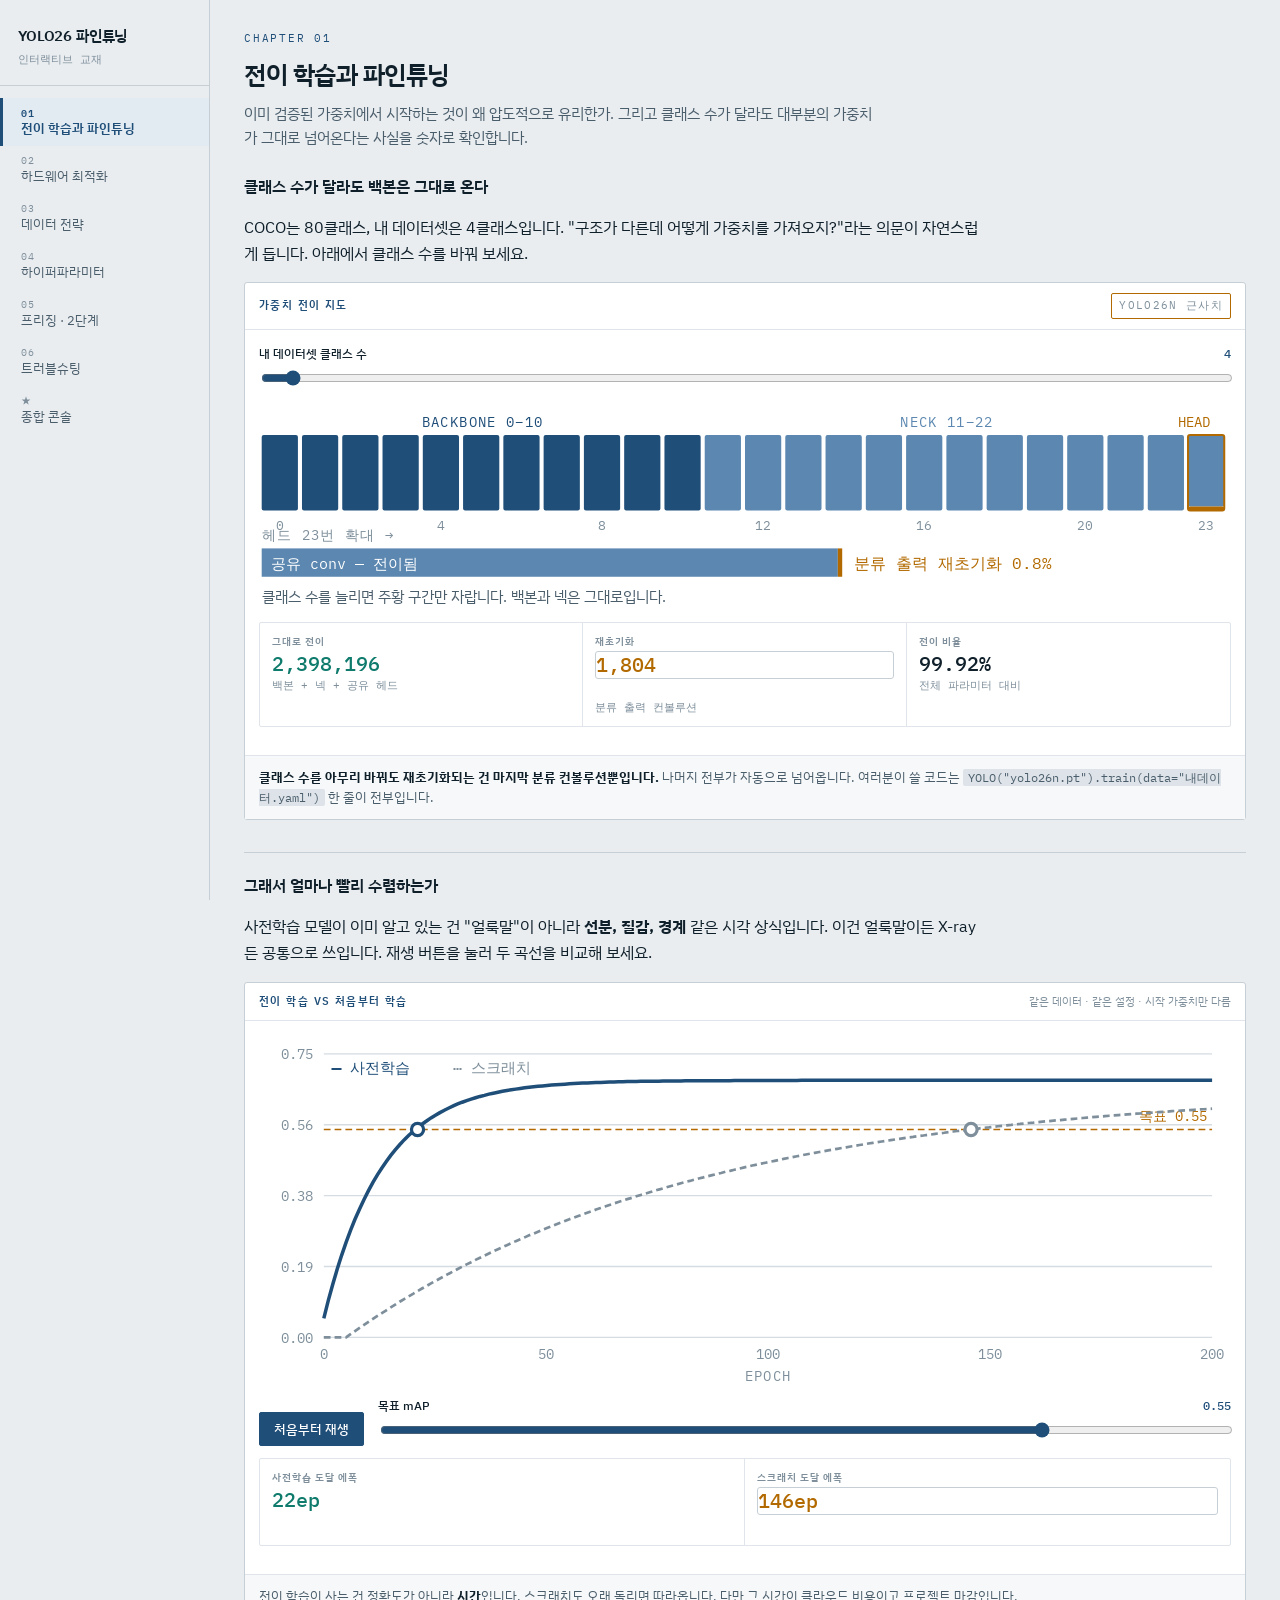
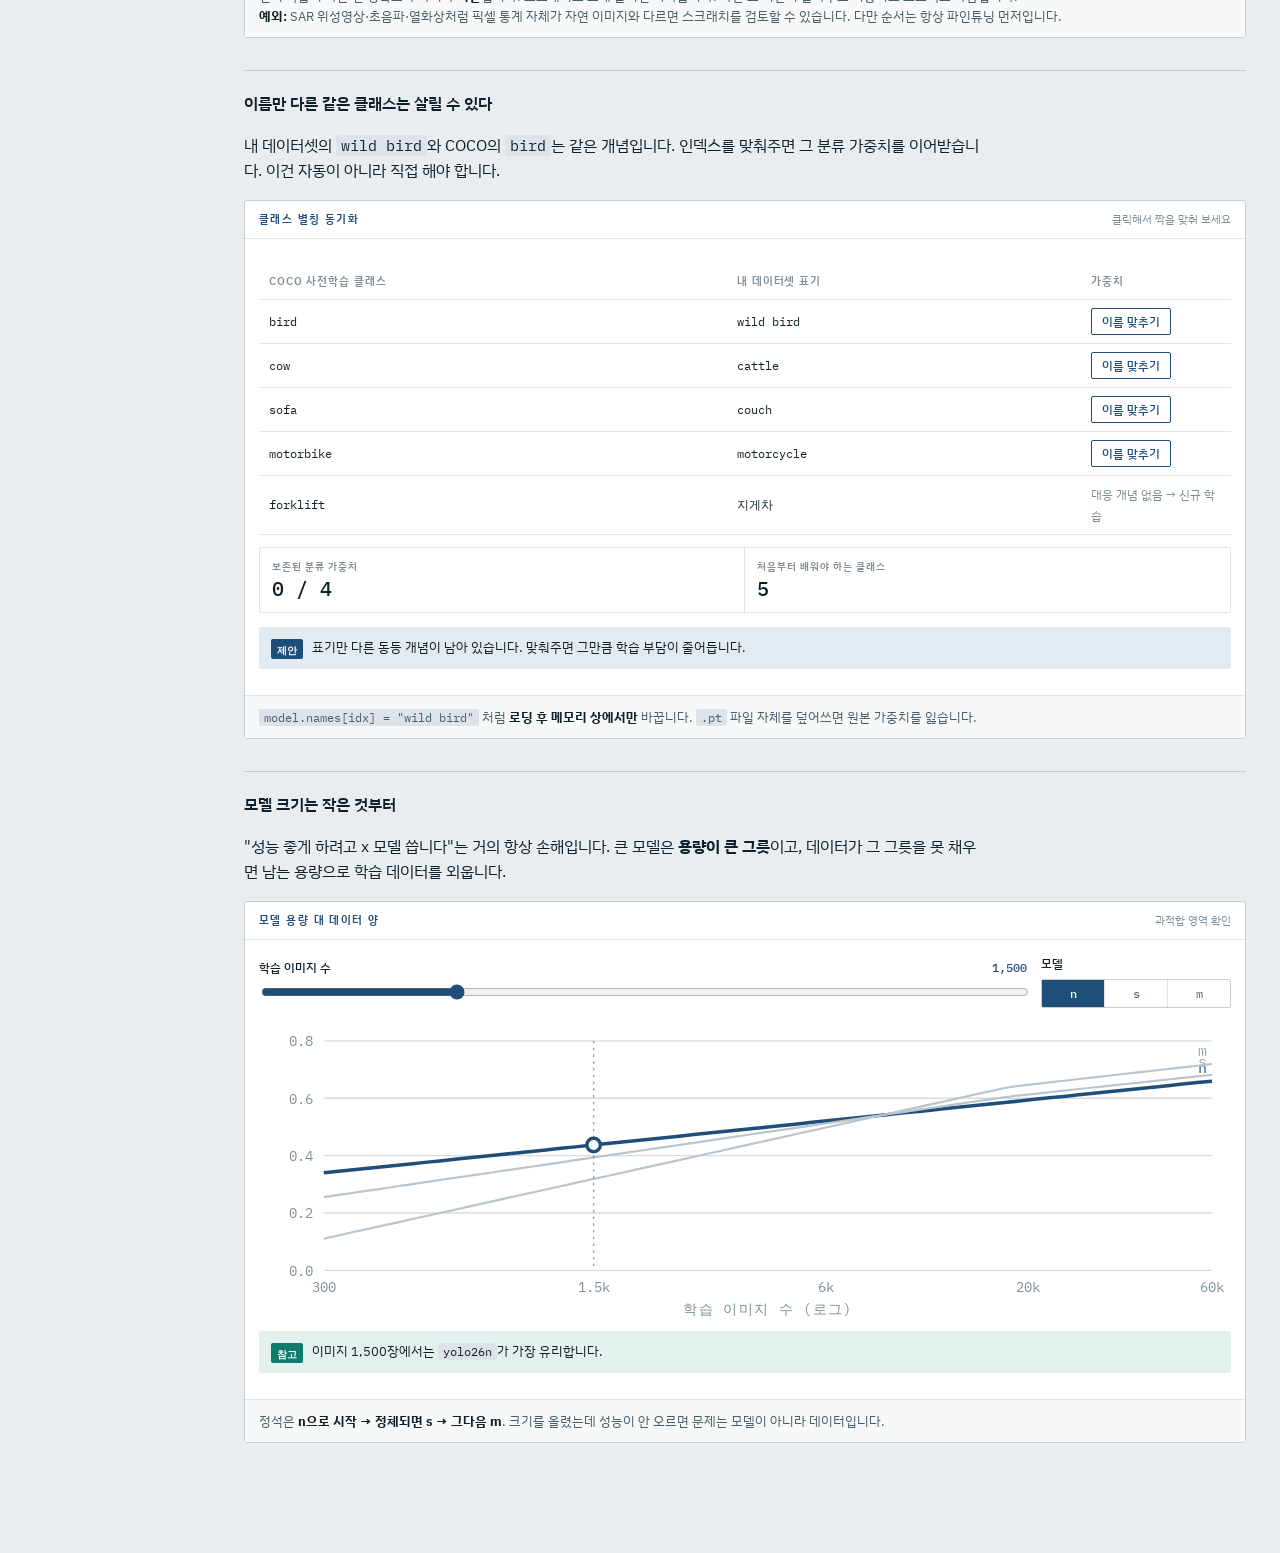
<file: docs/yolo26_full_lesson.html>
<!DOCTYPE html>
<html lang="ko">
<head>
<meta charset="utf-8">
<meta name="viewport" content="width=device-width, initial-scale=1">
<title>YOLO26 파인튜닝 · 인터랙티브 교재</title>
<style>
@import url('https://fonts.googleapis.com/css2?family=IBM+Plex+Sans+KR:wght@300;400;500;600;700&family=IBM+Plex+Mono:wght@400;500;600&display=swap');

:root{
  --bg:#E9EDF0; --panel:#fff; --ink:#10202B; --ink2:#4A5D6B; --ink3:#7E8F9B;
  --rule:#C6CFD6; --soft:#DFE5EA; --blue:#1F4E79; --blueS:#E3EBF2;
  --good:#0F7B6C; --goodS:#E3F1EE; --warn:#B26A00; --warnS:#F7EDDC;
  --bad:#A32F2A; --badS:#F6E4E3; --grid:#D5DCE2;
}
*{box-sizing:border-box}
html,body{margin:0;padding:0}
body{background:var(--bg);color:var(--ink);line-height:1.6;
  font-family:'IBM Plex Sans KR',-apple-system,'Malgun Gothic',sans-serif;-webkit-font-smoothing:antialiased}
.mono{font-family:'IBM Plex Mono',Consolas,monospace;font-variant-numeric:tabular-nums}
code{font-family:'IBM Plex Mono',monospace;font-size:.92em;background:#DDE3E8;padding:1px 5px;border-radius:2px}
a{color:var(--blue)}

/* shell */
.shell{display:grid;grid-template-columns:210px 1fr;min-height:100vh;max-width:1340px;margin:0 auto}
nav{border-right:1px solid var(--rule);padding:24px 0 40px;position:sticky;top:0;height:100vh;overflow-y:auto}
.brand{padding:0 18px 16px;border-bottom:1px solid var(--rule);margin-bottom:12px}
.brand h1{margin:0;font-size:15px;font-weight:600;letter-spacing:-.01em}
.brand p{margin:3px 0 0;font-size:11px;color:var(--ink3);font-family:'IBM Plex Mono',monospace}
nav button{display:block;width:100%;text-align:left;border:0;background:none;cursor:pointer;
  font-family:inherit;font-size:13px;color:var(--ink2);padding:8px 18px;line-height:1.35;
  border-left:3px solid transparent;transition:background .12s,color .12s}
nav button:hover{background:var(--blueS)}
nav button[aria-current="true"]{color:var(--blue);font-weight:600;border-left-color:var(--blue);background:var(--blueS)}
nav button i{display:block;font-style:normal;font-family:'IBM Plex Mono',monospace;font-size:10px;
  letter-spacing:.1em;color:var(--ink3);margin-bottom:1px}
nav button[aria-current="true"] i{color:var(--blue)}

main{padding:30px 34px 90px;min-width:0}
.chapter{display:none;animation:fade .22s ease}
.chapter.on{display:block}
@keyframes fade{from{opacity:0;transform:translateY(4px)}to{opacity:1;transform:none}}

.kicker{font-family:'IBM Plex Mono',monospace;font-size:11px;letter-spacing:.16em;
  text-transform:uppercase;color:var(--blue);margin:0 0 6px}
h2.ch{font-size:25px;font-weight:600;letter-spacing:-.02em;margin:0 0 8px}
.lead{font-size:15px;color:var(--ink2);max-width:70ch;margin:0 0 24px}
h3{font-size:16px;font-weight:600;margin:32px 0 10px;padding-top:20px;border-top:1px solid var(--rule)}
h3:first-of-type{border-top:0;padding-top:0;margin-top:24px}
p{max-width:74ch}

/* widget */
.w{background:var(--panel);border:1px solid var(--rule);border-radius:3px;margin:16px 0 20px}
.w-hd{display:flex;justify-content:space-between;align-items:baseline;gap:10px;
  padding:10px 14px;border-bottom:1px solid var(--soft)}
.w-hd h4{margin:0;font-size:11px;font-weight:600;letter-spacing:.13em;text-transform:uppercase;color:var(--blue)}
.w-hd span{font-size:11px;color:var(--ink3)}
.w-bd{padding:14px}
.w-ft{padding:11px 14px;border-top:1px solid var(--soft);background:#F6F8F9;font-size:12.5px;color:var(--ink2)}
.w-ft b{color:var(--ink)}

/* controls */
.row{display:flex;gap:14px;flex-wrap:wrap;align-items:flex-end;margin-bottom:14px}
.fld{flex:1;min-width:130px}
.fld>label{display:flex;justify-content:space-between;align-items:baseline;font-size:12px;font-weight:500;margin-bottom:5px}
.fld>label .v{font-family:'IBM Plex Mono',monospace;color:var(--blue)}
.seg{display:flex;border:1px solid var(--rule);border-radius:2px;overflow:hidden}
.seg button{flex:1;border:0;border-right:1px solid var(--soft);background:#fff;color:var(--ink2);cursor:pointer;
  font-family:'IBM Plex Mono',monospace;font-size:11.5px;padding:6px 3px;transition:background .12s,color .12s}
.seg button:last-child{border-right:0}
.seg button:hover{background:var(--blueS)}
.seg button[aria-pressed="true"]{background:var(--blue);color:#fff;font-weight:500}
input[type=range]{width:100%;accent-color:var(--blue)}
button.act{font-family:inherit;font-size:12.5px;font-weight:500;cursor:pointer;padding:7px 14px;
  border-radius:2px;border:1px solid var(--blue);background:var(--blue);color:#fff}
button.act:hover{opacity:.86}
button.act.ghost{background:transparent;color:var(--blue)}

/* metrics */
.mx{display:grid;gap:0;border:1px solid var(--soft);border-radius:2px;overflow:hidden;margin-bottom:14px}
.mx.c2{grid-template-columns:repeat(2,1fr)}.mx.c3{grid-template-columns:repeat(3,1fr)}
.mx.c4{grid-template-columns:repeat(4,1fr)}
.mx>div{padding:10px 12px;border-right:1px solid var(--soft)}
.mx>div:last-child{border-right:0}
.mx .k{font-size:10px;letter-spacing:.1em;text-transform:uppercase;color:var(--ink3);font-weight:600}
.mx .v{font-family:'IBM Plex Mono',monospace;font-size:20px;font-weight:500;line-height:1.3;margin-top:2px}
.mx .u{font-size:10.5px;color:var(--ink3);font-family:'IBM Plex Mono',monospace}
.v.g{color:var(--good)}.v.w{color:var(--warn)}.v.b{color:var(--bad)}

/* notes */
.note{display:flex;gap:9px;padding:10px 12px;border-radius:2px;font-size:13px;margin:12px 0;align-items:flex-start}
.note .t{flex:none;font-family:'IBM Plex Mono',monospace;font-size:10px;font-weight:600;
  padding:2px 6px;border-radius:2px;margin-top:2px}
.note p{margin:0;max-width:none}
.note.tip{background:var(--blueS)}   .note.tip .t{background:var(--blue);color:#fff}
.note.ok{background:var(--goodS)}    .note.ok .t{background:var(--good);color:#fff}
.note.warn{background:var(--warnS)}  .note.warn .t{background:var(--warn);color:#fff}
.note.stop{background:var(--badS)}   .note.stop .t{background:var(--bad);color:#fff}

table{border-collapse:collapse;width:100%;font-size:13px;margin:12px 0}
th,td{text-align:left;padding:8px 10px;border-bottom:1px solid var(--soft)}
th{font-size:11px;letter-spacing:.08em;text-transform:uppercase;color:var(--ink3);font-weight:600}
td.mono{font-size:12px}
tr.hit td{background:var(--blueS);font-weight:500}

svg{display:block;width:100%;height:auto}
canvas{display:block;image-rendering:auto;border:1px solid var(--rule);border-radius:2px;background:#fff}
.stamp{font-family:'IBM Plex Mono',monospace;font-size:10px;letter-spacing:.12em;text-transform:uppercase;
  color:var(--warn);border:1px solid var(--warn);border-radius:2px;padding:3px 7px;white-space:nowrap}
:focus-visible{outline:2px solid var(--blue);outline-offset:2px}

@media (max-width:900px){
  .shell{grid-template-columns:1fr}
  nav{position:static;height:auto;border-right:0;border-bottom:1px solid var(--rule);
      display:flex;overflow-x:auto;padding:10px;gap:4px}
  .brand{display:none}
  nav button{white-space:nowrap;width:auto;border-left:0;border-bottom:3px solid transparent;padding:6px 12px}
  nav button[aria-current="true"]{border-left:0;border-bottom-color:var(--blue)}
  nav button i{display:none}
  main{padding:20px 16px 70px}
  .mx.c4{grid-template-columns:repeat(2,1fr)}
  #cap-grid{grid-template-columns:1fr!important}
  #cap-scn{grid-template-columns:repeat(2,1fr)!important}
  #a1-stage{grid-template-columns:1fr!important}
}
@media (prefers-reduced-motion:reduce){*{animation:none!important;transition:none!important}}
</style>
</head>
<body>
<div class="shell">

<nav id="nav">
  <div class="brand"><h1>YOLO26 파인튜닝</h1><p>인터랙티브 교재</p></div>
</nav>

<main>

<!-- ============ 1 ============ -->
<section class="chapter" id="c1">
  <p class="kicker">Chapter 01</p>
  <h2 class="ch">전이 학습과 파인튜닝</h2>
  <p class="lead">이미 검증된 가중치에서 시작하는 것이 왜 압도적으로 유리한가. 그리고 클래스 수가 달라도 대부분의 가중치가 그대로 넘어온다는 사실을 숫자로 확인합니다.</p>

  <h3>클래스 수가 달라도 백본은 그대로 온다</h3>
  <p>COCO는 80클래스, 내 데이터셋은 4클래스입니다. "구조가 다른데 어떻게 가중치를 가져오지?"라는 의문이 자연스럽게 듭니다. 아래에서 클래스 수를 바꿔 보세요.</p>

  <div class="w">
    <div class="w-hd"><h4>가중치 전이 지도</h4><span class="stamp">yolo26n 근사치</span></div>
    <div class="w-bd">
      <div class="row">
        <div class="fld"><label>내 데이터셋 클래스 수 <span class="v" id="t1-nc">4</span></label>
          <input type="range" id="t1-r" min="1" max="120" value="4"></div>
      </div>
      <svg id="t1-map" viewBox="0 0 720 150"></svg>
      <div class="mx c3" style="margin-top:12px">
        <div><div class="k">그대로 전이</div><div class="v g" id="t1-keep">—</div><div class="u">백본 + 넥 + 공유 헤드</div></div>
        <div><div class="k">재초기화</div><div class="v w" id="t1-re">—</div><div class="u">분류 출력 컨볼루션</div></div>
        <div><div class="k">전이 비율</div><div class="v" id="t1-pct">—</div><div class="u">전체 파라미터 대비</div></div>
      </div>
    </div>
    <div class="w-ft"><b>클래스 수를 아무리 바꿔도 재초기화되는 건 마지막 분류 컨볼루션뿐입니다.</b> 나머지 전부가 자동으로 넘어옵니다. 여러분이 쓸 코드는 <code>YOLO("yolo26n.pt").train(data="내데이터.yaml")</code> 한 줄이 전부입니다.</div>
  </div>

  <h3>그래서 얼마나 빨리 수렴하는가</h3>
  <p>사전학습 모델이 이미 알고 있는 건 "얼룩말"이 아니라 <b>선분, 질감, 경계</b> 같은 시각 상식입니다. 이건 얼룩말이든 X-ray든 공통으로 쓰입니다. 재생 버튼을 눌러 두 곡선을 비교해 보세요.</p>

  <div class="w">
    <div class="w-hd"><h4>전이 학습 vs 처음부터 학습</h4><span>같은 데이터 · 같은 설정 · 시작 가중치만 다름</span></div>
    <div class="w-bd">
      <svg id="t2-chart" viewBox="0 0 720 260"></svg>
      <div class="row" style="margin:10px 0 0">
        <button class="act" id="t2-play">처음부터 재생</button>
        <div class="fld" style="flex:2"><label>목표 mAP <span class="v" id="t2-goal">0.55</span></label>
          <input type="range" id="t2-r" min="30" max="62" value="55"></div>
      </div>
      <div class="mx c2" style="margin-top:12px">
        <div><div class="k">사전학습 도달 에폭</div><div class="v g" id="t2-a">—</div></div>
        <div><div class="k">스크래치 도달 에폭</div><div class="v w" id="t2-b">—</div></div>
      </div>
    </div>
    <div class="w-ft">전이 학습이 사는 건 정확도가 아니라 <b>시간</b>입니다. 스크래치도 오래 돌리면 따라옵니다. 다만 그 시간이 클라우드 비용이고 프로젝트 마감입니다.
      <br><b>예외:</b> SAR 위성영상·초음파·열화상처럼 픽셀 통계 자체가 자연 이미지와 다르면 스크래치를 검토할 수 있습니다. 다만 순서는 항상 파인튜닝 먼저입니다.</div>
  </div>

  <h3>이름만 다른 같은 클래스는 살릴 수 있다</h3>
  <p>내 데이터셋의 <code>wild bird</code>와 COCO의 <code>bird</code>는 같은 개념입니다. 인덱스를 맞춰주면 그 분류 가중치를 이어받습니다. 이건 자동이 아니라 직접 해야 합니다.</p>

  <div class="w">
    <div class="w-hd"><h4>클래스 별칭 동기화</h4><span>클릭해서 짝을 맞춰 보세요</span></div>
    <div class="w-bd"><div id="t3-host"></div></div>
    <div class="w-ft">
      <code>model.names[idx] = "wild bird"</code> 처럼 <b>로딩 후 메모리 상에서만</b> 바꿉니다.
      <code>.pt</code> 파일 자체를 덮어쓰면 원본 가중치를 잃습니다.
    </div>
  </div>

  <h3>모델 크기는 작은 것부터</h3>
  <p>"성능 좋게 하려고 x 모델 씁니다"는 거의 항상 손해입니다. 큰 모델은 <b>용량이 큰 그릇</b>이고, 데이터가 그 그릇을 못 채우면 남는 용량으로 학습 데이터를 외웁니다.</p>

  <div class="w">
    <div class="w-hd"><h4>모델 용량 대 데이터 양</h4><span>과적합 영역 확인</span></div>
    <div class="w-bd">
      <div class="row">
        <div class="fld"><label>학습 이미지 수 <span class="v" id="t4-n">1,500</span></label>
          <input type="range" id="t4-r" min="0" max="4" value="1"></div>
        <div class="fld" style="flex:0 0 190px"><label>모델</label><div class="seg" id="t4-m"></div></div>
      </div>
      <svg id="t4-chart" viewBox="0 0 720 220"></svg>
      <div id="t4-msg"></div>
    </div>
    <div class="w-ft">정석은 <b>n으로 시작 → 정체되면 s → 그다음 m</b>. 크기를 올렸는데 성능이 안 오르면 문제는 모델이 아니라 데이터입니다.</div>
  </div>
</section>

<!-- ============ 2 ============ -->
<section class="chapter" id="c2">
  <p class="kicker">Chapter 02</p>
  <h2 class="ch">하드웨어 리소스 최적화</h2>
  <p class="lead">정확도가 아니라 처리량 이야기입니다. 학습이 3시간 걸리면 하루에 실험을 3번 하고, 40분이면 12번 합니다. <b>실험 횟수가 곧 최종 성능</b>이므로 속도 최적화는 사실 성능을 사는 일입니다.</p>

  <h3>배치 크기: VRAM이 허락하는 최대치</h3>
  <p>GPU는 병렬 처리 장치입니다. 한 번에 8장만 주면 코어 대부분이 놀고 있습니다. 아래에서 배치를 올리며 코어 점유율과 VRAM을 함께 보세요.</p>

  <div class="w">
    <div class="w-hd"><h4>배치 크기 · VRAM · 처리량</h4><span class="stamp">개념 모형</span></div>
    <div class="w-bd">
      <div class="row">
        <div class="fld"><label>배치 크기</label><div class="seg" id="h1-b"></div></div>
        <div class="fld"><label>GPU VRAM</label><div class="seg" id="h1-g"></div></div>
      </div>
      <svg id="h1-cores" viewBox="0 0 720 118"></svg>
      <div class="mx c3" style="margin-top:12px">
        <div><div class="k">GPU 점유율</div><div class="v" id="h1-util">—</div><div class="u">연산 코어 활용</div></div>
        <div><div class="k">VRAM</div><div class="v" id="h1-vram">—</div><div class="u" id="h1-vsub">—</div></div>
        <div><div class="k">에폭당 시간</div><div class="v" id="h1-time">—</div><div class="u">1,500장 기준</div></div>
      </div>
      <div id="h1-msg"></div>
    </div>
    <div class="w-ft">최대치를 찾는 방법은 둘입니다. <b>수동</b> — OOM이 날 때까지 올리다 나면 한 단계 내린다. <b>자동</b> — <code>batch=-1</code>로 두면 VRAM에 맞춰 알아서 산정합니다. 처음 만지는 GPU라면 자동으로 시작하세요.</div>
  </div>

  <h3>캐싱: GPU가 기다리는 시간 없애기</h3>
  <p>학습 중 GPU가 노는 순간이 있습니다. <b>다음 배치를 디스크에서 읽어오길 기다릴 때</b>입니다. 아래 타임라인에서 회색 구간이 그 대기 시간입니다.</p>

  <div class="w">
    <div class="w-hd"><h4>I/O 병목 타임라인</h4><span>에폭 1~4</span></div>
    <div class="w-bd">
      <div class="row"><div class="fld" style="max-width:320px"><label>캐시 설정</label><div class="seg" id="h2-c"></div></div></div>
      <svg id="h2-tl" viewBox="0 0 720 186"></svg>
      <div id="h2-msg"></div>
    </div>
    <div class="w-ft"><b>캐싱은 첫 에폭에 효과가 없습니다.</b> 오히려 캐시를 만드느라 느립니다. 2에폭째부터 빨라져요. 짧은 벤치마크로 판단하면 효과를 못 봅니다.</div>
  </div>

  <h3>AMP: 정확도 손실 없는 공짜 점심</h3>
  <p>대부분의 연산은 16비트로 처리하고, <b>가중치를 실제로 갱신하는 순간에만</b> 32비트로 되돌립니다. 컨볼루션은 16비트로 해도 결과가 거의 같지만, 아주 작은 그래디언트를 더하는 순간은 16비트면 반올림돼 사라지기 때문입니다.</p>

  <div class="w">
    <div class="w-hd"><h4>AMP 켬 / 끔</h4><span>같은 배치 32 기준</span></div>
    <div class="w-bd">
      <div class="row"><div class="fld" style="max-width:220px"><label>amp</label><div class="seg" id="h3-a"></div></div></div>
      <svg id="h3-bars" viewBox="0 0 720 150"></svg>
    </div>
    <div class="w-ft">기본값이 <code>True</code>입니다. 여러분이 할 일은 없습니다. 다만 <b>끄지 마세요.</b> 느려지고 VRAM도 더 쓰는데 정확도 이득은 없습니다.</div>
  </div>

  <h3>분산 학습</h3>
  <p>기업 규모 데이터셋에서는 <code>device=[0,1,2,3]</code>으로 배치를 여러 GPU에 쪼갭니다. 배치 128을 4장이 32씩 나눠 갖는 방식입니다. 한 대에서 불가능한 규모를 다룰 때 쓰며, 여기서 배운 원리(배치 최대화·캐싱·AMP)는 그대로 적용됩니다.</p>
</section>
<!-- ============ 3 ============ -->
<section class="chapter" id="c3">
  <p class="kicker">Chapter 03</p>
  <h2 class="ch">데이터 학습 및 일반화 전략</h2>
  <p class="lead">데이터가 부족하거나, 모델이 더 강인한 탐지 성능을 갖게 만드는 기법들입니다. 이 장의 내용은 전부 <b>학습을 돌리지 않고도 눈으로 확인</b>할 수 있습니다.</p>

  <h3>fraction: 본 공연 전 리허설</h3>
  <p>데이터 10만 장, 학습 8시간. 돌려놓고 퇴근했는데 <code>data.yaml</code> 경로 오타로 val이 비어 있었습니다. 8시간을 날린 겁니다. 이 사고는 정말 흔합니다.</p>

  <div class="w">
    <div class="w-hd"><h4>부분 집합 학습</h4><span>설정 검증용 · 성능 판단용 아님</span></div>
    <div class="w-bd">
      <div class="row"><div class="fld"><label>fraction <span class="v" id="f1-v">0.1</span></label>
        <input type="range" id="f1-r" min="5" max="100" step="5" value="10"></div></div>
      <svg id="f1-dots" viewBox="0 0 720 142"></svg>
      <div class="mx c3" style="margin-top:12px">
        <div><div class="k">사용 이미지</div><div class="v" id="f1-n">—</div><div class="u">전체 10,000장 중</div></div>
        <div><div class="k">1회 소요</div><div class="v" id="f1-t">—</div><div class="u">본 학습 8시간 기준</div></div>
        <div><div class="k">하루에 가능한 실험</div><div class="v g" id="f1-c">—</div><div class="u">8시간 근무 기준</div></div>
      </div>
    </div>
    <div class="w-ft"><b>주의:</b> fraction으로 나온 절대 성능을 믿으면 안 됩니다. "설정이 돌아가는지" 확인용이지 "이 설정이 최선인지" 판단용이 아닙니다. 후보 A와 B의 순위를 보는 정도로만 쓰세요.</div>
  </div>

  <h3>scale 과 multi_scale 은 다른 층위를 건드린다</h3>
  <p>둘 다 "크기 변화에 강하게 만든다"는 목적은 같지만 건드리는 대상이 다릅니다. 아래에서 두 프레임을 나란히 보세요. <b>왼쪽은 액자 크기가 고정이고 오른쪽은 액자 자체가 바뀝니다.</b></p>

  <div class="w">
    <div class="w-hd"><h4>증강 미리보기</h4><span>배치를 새로 뽑을 때마다 달라지는 모습</span></div>
    <div class="w-bd">
      <div class="row">
        <div class="fld"><label>scale <span class="v" id="a1-s">0.5</span></label>
          <input type="range" id="a1-sr" min="0" max="90" step="5" value="50"></div>
        <div class="fld"><label>mosaic <span class="v" id="a1-m">1.0</span></label>
          <input type="range" id="a1-mr" min="0" max="100" step="50" value="100"></div>
        <div class="fld" style="flex:0 0 200px"><label>multi_scale</label><div class="seg" id="a1-ms"></div></div>
        <button class="act" id="a1-next">다음 배치</button>
      </div>
      <div id="a1-stage" style="display:grid;grid-template-columns:1fr 1fr;gap:16px">
        <div>
          <p class="mono" style="font-size:11px;color:var(--ink3);margin:0 0 6px">SCALE — 내용의 배율이 바뀐다 · 입력은 항상 640</p>
          <canvas id="a1-c1" width="300" height="300" style="width:80%"></canvas>
        </div>
        <div>
          <p class="mono" style="font-size:11px;color:var(--ink3);margin:0 0 6px">MULTI_SCALE — <span id="a1-size">640</span>px · 액자 자체가 바뀐다</p>
          <canvas id="a1-c2" width="300" height="300" style="width:100%"></canvas>
        </div>
      </div>
    </div>
    <div class="w-ft">
      <b>scale</b>은 피사체를 앞뒤로 움직이는 것이고, <b>multi_scale</b>은 카메라 센서 크기를 바꾸는 것입니다.
      전자는 "멀리 있는 얼룩말도 알아봐", 후자는 "입력 해상도가 뭐든 대응해"를 가르칩니다.
      배포 환경이 여럿(CCTV 1080p + 모바일 640)이면 후자를 켜세요. 단일 해상도만 쓴다면 필요 없습니다.
    </div>
  </div>

  <table>
    <tr><th></th><th>scale</th><th>multi_scale</th></tr>
    <tr><td>바꾸는 것</td><td>이미지 <b>내용</b>의 배율</td><td>입력 <b>텐서 크기</b></td></tr>
    <tr><td>최종 입력</td><td class="mono">항상 640 고정</td><td class="mono">480~800 변동</td></tr>
    <tr><td>계층</td><td>증강(augmentation)</td><td>샘플링</td></tr>
    <tr><td>비용</td><td>거의 없음</td><td>느려짐</td></tr>
  </table>
</section>

<!-- ============ 4 ============ -->
<section class="chapter" id="c4">
  <p class="kicker">Chapter 04</p>
  <h2 class="ch">하이퍼파라미터와 옵티마이저</h2>
  <p class="lead">학습 속도 조절, 손실 최소화, 종료 시점 통제. 이 장에는 학생들이 가장 많이 걸리는 함정이 하나 들어 있습니다.</p>

  <h3>에폭과 조기 종료</h3>
  <p>"몇 에폭 돌려야 하나요?" 답은 <b>300으로 시작한다</b>입니다. 하지만 진짜 중요한 건 그 숫자가 아니라 <b>끝까지 안 기다려도 된다</b>는 사실입니다.</p>

  <div class="w">
    <div class="w-hd"><h4>patience 조기 종료</h4><span class="stamp">개념 모형</span></div>
    <div class="w-bd">
      <div class="row">
        <div class="fld"><label>epochs <span class="v" id="p1-e">300</span></label>
          <input type="range" id="p1-er" min="50" max="600" step="10" value="300"></div>
        <div class="fld"><label>patience <span class="v" id="p1-p">100</span></label>
          <input type="range" id="p1-pr" min="5" max="100" step="5" value="100"></div>
      </div>
      <svg id="p1-chart" viewBox="0 0 720 240"></svg>
      <div class="mx c3" style="margin-top:12px">
        <div><div class="k">최고점</div><div class="v g" id="p1-best">—</div><div class="u">에폭</div></div>
        <div><div class="k">실제 종료</div><div class="v" id="p1-stop">—</div><div class="u">에폭</div></div>
        <div><div class="k">낭비된 시간</div><div class="v" id="p1-waste">—</div><div class="u">에폭당 1분 가정</div></div>
      </div>
      <div id="p1-msg"></div>
    </div>
    <div class="w-ft">기본값 100은 <b>파인튜닝에 너무 큽니다.</b> 사전학습 모델은 원래 빨리 수렴해서 30에폭에 최고점을 찍고 나머지를 태우는 일이 벌어집니다. 파인튜닝이면 <b>10~20</b>으로 낮추세요.</div>
  </div>

  <h3>optimizer=auto 가 실제로 하는 일</h3>
  <p>총 반복 횟수를 계산해서 옵티마이저를 고릅니다. 값을 바꿔 분기점을 확인해 보세요.</p>

  <div class="w">
    <div class="w-hd"><h4>옵티마이저 자동 선택</h4><span>iteration = epochs × (이미지 수 / 배치)</span></div>
    <div class="w-bd">
      <div class="row">
        <div class="fld"><label>이미지 수 <span class="v" id="o1-n">1,500</span></label>
          <input type="range" id="o1-nr" min="0" max="4" value="1"></div>
        <div class="fld"><label>epochs <span class="v" id="o1-e">100</span></label>
          <input type="range" id="o1-er" min="20" max="400" step="10" value="100"></div>
        <div class="fld"><label>batch</label><div class="seg" id="o1-b"></div></div>
      </div>
      <svg id="o1-bar" viewBox="0 0 720 96"></svg>
      <div id="o1-out"></div>
    </div>
    <div class="w-ft"><b>MuSGD</b>는 SGD에 Muon을 섞은 하이브리드로, 원래 대형 언어 모델 학습에서 쓰던 방식이 비전으로 넘어온 사례입니다. 큰 스케일에서 수렴이 안정적입니다.</div>
  </div>

  <h3 style="color:var(--bad)">가장 많이 걸리는 함정</h3>
  <div class="w" style="border-color:var(--bad)">
    <div class="w-hd" style="border-bottom-color:var(--badS)"><h4 style="color:var(--bad)">lr0 가 무시되는 조건</h4><span>직접 확인</span></div>
    <div class="w-bd">
      <div class="row"><div class="fld" style="max-width:330px"><label>optimizer</label><div class="seg" id="l1-o"></div></div></div>
      <div id="l1-out"></div>
    </div>
    <div class="w-ft">"학습률 0.001로 낮췄는데 왜 똑같죠?" — <code>auto</code>는 학습률까지 자기가 정하기 때문에 여러분이 준 값을 덮어씁니다. 수동 제어를 원하면 <b>옵티마이저를 반드시 명시</b>하세요.</div>
  </div>

  <h3>학습률 스케줄</h3>
  <p><code>warmup_epochs</code>는 <b>시작할 때</b>, <code>lrf</code>는 <b>끝날 때</b> 쓰는 장치입니다. 파인튜닝에서 웜업이 특히 중요한 이유는 우리가 <b>잘 학습된 가중치</b>로 시작하기 때문입니다. 첫 배치부터 큰 학습률로 때리면 그 가중치가 흐트러집니다.</p>

  <div class="w">
    <div class="w-hd"><h4>학습률 곡선</h4><span>실제 스케줄 수식</span></div>
    <div class="w-bd">
      <div class="row">
        <div class="fld"><label>lr0 <span class="v" id="s1-lr0">0.010</span></label>
          <input type="range" id="s1-lr0r" min="1" max="100" value="10"></div>
        <div class="fld"><label>lrf <span class="v" id="s1-lrf">0.01</span></label>
          <input type="range" id="s1-lrfr" min="1" max="100" value="1"></div>
        <div class="fld"><label>warmup_epochs <span class="v" id="s1-wu">3</span></label>
          <input type="range" id="s1-wur" min="0" max="15" value="3"></div>
      </div>
      <svg id="s1-chart" viewBox="0 0 720 220"></svg>
      <div id="s1-msg"></div>
    </div>
    <div class="w-ft">파인튜닝이라고 웜업을 0으로 줄이는 분들이 있는데 <b>기본값 3 유지가 안전합니다.</b></div>
  </div>
</section>

<!-- ============ 5 ============ -->
<section class="chapter" id="c5">
  <p class="kicker">Chapter 05</p>
  <h2 class="ch">프리징과 2단계 파인튜닝</h2>
  <p class="lead">가장 극적인 성능 개선을 약속하는 실무 기술입니다. 특정 레이어를 얼려 고정하면 학습이 빨라질 뿐 아니라, 데이터가 적을 때 과적합을 막아줍니다.</p>

  <h3>freeze 값이 실제로 얼리는 범위</h3>
  <p>슬라이더를 움직여 어디까지 얼어붙는지 보세요. 아래 막대는 YOLO26의 레이어 0~23입니다.</p>

  <div class="w">
    <div class="w-hd"><h4>레이어 프리징 다이얼</h4><span class="stamp">파라미터 분포 근사</span></div>
    <div class="w-bd">
      <div class="row"><div class="fld"><label>freeze <span class="v" id="z1-v">10</span></label>
        <input type="range" id="z1-r" min="0" max="24" value="10"></div></div>
      <svg id="z1-map" viewBox="0 0 720 140"></svg>
      <div class="mx c4" style="margin-top:12px">
        <div><div class="k">학습 파라미터</div><div class="v" id="z1-tp">—</div><div class="u">전체 대비</div></div>
        <div><div class="k">학습 속도</div><div class="v g" id="z1-sp">—</div><div class="u">기준 대비</div></div>
        <div><div class="k">VRAM</div><div class="v g" id="z1-mem">—</div><div class="u">기준 대비</div></div>
        <div><div class="k">과적합 저항</div><div class="v" id="z1-of">—</div><div class="u">낮을수록 위험</div></div>
      </div>
      <div id="z1-msg"></div>
    </div>
    <div class="w-ft"><code>freeze=10</code>은 레이어 0~9를 얼립니다. YOLO26 백본은 0~10이므로 <b>마지막 C2PSA 블록은 학습됩니다.</b> 백본을 완전히 얼리려면 <code>freeze=11</code>.</div>
  </div>

  <h3>상황별 선택: 두 개의 축</h3>
  <p>학생들이 가장 헷갈려하는 지점입니다. <b>데이터 양</b>은 "얼마나 학습시켜도 되는가"를 정하고, <b>도메인 유사도</b>는 "기존 특징이 쓸모 있는가"를 정합니다. 두 축이 독립이라는 걸 이해하면 표가 저절로 외워집니다.</p>

  <div class="w">
    <div class="w-hd"><h4>상황 → 권장 프리징</h4><span>두 축을 골라 보세요</span></div>
    <div class="w-bd">
      <div class="row">
        <div class="fld"><label>데이터 양</label><div class="seg" id="z2-d"></div></div>
        <div class="fld"><label>도메인</label><div class="seg" id="z2-m"></div></div>
      </div>
      <table id="z2-tb">
        <tr><th>상황</th><th>권장</th><th>근거</th></tr>
        <tr data-k="big-sim"><td>대규모 + 유사 도메인</td><td class="mono">freeze=None</td><td>데이터가 풍부해 모든 레이어를 재학습해도 적응 가능</td></tr>
        <tr data-k="small-sim"><td>소규모 + 유사 도메인</td><td class="mono">freeze=10</td><td>백본 특징을 유지하며 학습 파라미터를 크게 경감</td></tr>
        <tr data-k="tiny-sim"><td>극단적으로 적은 데이터</td><td class="mono">freeze=23</td><td>탐지 헤드만 세밀히 조정해 과적합 방지</td></tr>
        <tr data-k="any-diff"><td>COCO와 아주 다른 도메인</td><td class="mono">freeze=None</td><td>백본 특징이 무용지물이므로 깊은 곳까지 수정</td></tr>
      </table>
      <div id="z2-msg"></div>
    </div>
  </div>

  <h3>2단계 파인튜닝</h3>
  <p>데이터도 적고 도메인도 다른 최악의 경우, 두 축이 충돌합니다. 그때 나오는 답입니다. 뇌 MRI에는 COCO 이미지가 한 장도 없습니다. 흑백이고 질감도 다르고 "물체"의 개념 자체가 다릅니다.</p>
  <p>여기서 전체를 한 번에 학습시키면 <b>불안정해집니다.</b> 헤드는 아직 아무것도 모르는 상태라 엉뚱한 그래디언트를 뿜는데, 그게 백본까지 흘러가 멀쩡하던 백본을 망가뜨립니다.</p>

  <div class="w">
    <div class="w-hd"><h4>단일 단계 vs 2단계</h4><span class="stamp">개념 모형</span></div>
    <div class="w-bd">
      <svg id="z3-chart" viewBox="0 0 720 250"></svg>
      <div class="row" style="margin:10px 0 0"><button class="act" id="z3-play">재생</button>
        <div class="fld" style="flex:2"><label>도메인 거리</label><div class="seg" id="z3-d"></div></div></div>
      <div id="z3-msg"></div>
    </div>
    <div class="w-ft">
      <b>Stage 1은 헤드를 진정시키는 단계</b>입니다. 백본을 잠갔으니 헤드가 날뛰어도 안전합니다. 여기서 높은 성능을 기대하면 안 됩니다.<br>
      <b>Stage 2는 백본까지 도메인에 맞추는 단계</b>입니다. 헤드가 안정됐으니 풀어도 됩니다. 단 <code>lr0=0.001</code> 이하로 낮춰야 1단계 성과가 안 무너집니다.
    </div>
  </div>

  <div class="note tip"><span class="t">비유</span><p>Stage 1은 통역사를 훈련시키는 것이고, Stage 2는 본인이 직접 그 언어를 배우기 시작하는 것입니다. 통역사 없이 바로 외국어를 배우려 하면 초반에 헤맵니다.</p></div>
  <div class="note warn"><span class="t">주의</span><p>데이터와 하드웨어에 따라 <b>단일 단계가 이길 수도 있습니다.</b> 2단계는 "항상 이기는 마법"이 아니라 도메인 격차가 클 때 학습 불안정을 줄이는 선택지입니다.</p></div>
</section>

<!-- ============ 6 ============ -->
<section class="chapter" id="c6">
  <p class="kicker">Chapter 06</p>
  <h2 class="ch">흔히 겪는 문제와 해결</h2>
  <p class="lead">"선생님, 안 돼요!"라고 외치게 되는 상황들입니다. 미리 겪어두면 실무에서 몇 시간을 아낍니다.</p>

  <h3>증상 1 — 모델이 아무것도 예측하지 못한다</h3>
  <p>원인을 <b>확인하기 쉬운 순서</b>로 봅니다. 아래 진단을 위에서부터 눌러 보세요.</p>

  <div class="w">
    <div class="w-hd"><h4>진단 순서</h4><span>빠른 것부터</span></div>
    <div class="w-bd"><div id="d1-host"></div></div>
    <div class="w-ft">경로 불일치가 가장 악질인 이유는 <b>에러가 안 나기 때문</b>입니다. 라벨을 0개 찾고 그대로 조용히 학습이 끝납니다. 그래서 <b>학습 전에 val을 한 번 돌리는 습관</b>이 중요합니다.</div>
  </div>

  <p>신뢰도 임계값 문제인지 먼저 확인하는 이유는 <b>가장 빠르기 때문</b>입니다. 아래에서 <code>conf</code>를 낮춰 보세요.</p>

  <div class="w">
    <div class="w-hd"><h4>conf 임계값</h4><span>박스는 이미 나오고 있을 수 있다</span></div>
    <div class="w-bd">
      <div class="row"><div class="fld"><label>conf <span class="v" id="d2-v">0.25</span></label>
        <input type="range" id="d2-r" min="1" max="99" value="25"></div></div>
      <canvas id="d2-c" width="700" height="270" style="width:100%"></canvas>
      <div id="d2-msg"></div>
    </div>
    <div class="w-ft"><code>conf=0.1</code>로 낮춰 뭐라도 나오면 <b>모델은 살아있고 성능이 부족한 것</b>입니다. 완전히 다른 문제죠.</div>
  </div>

  <h3>증상 2 — mAP가 일찍 정체된다</h3>
  <p>대부분의 첫 반응이 "에폭을 늘려볼까요?"인데 <b>그건 거의 답이 아닙니다.</b> 이미 평평해진 곡선은 더 돌려도 평평합니다. 원인별 처방을 눌러 확인하세요.</p>

  <div class="w">
    <div class="w-hd"><h4>정체 원인과 처방</h4><span>클릭</span></div>
    <div class="w-bd"><div id="d3-host"></div></div>
  </div>

  <div class="w">
    <div class="w-hd"><h4>클래스 불균형과 cls_pw</h4><span class="stamp">개념 모형</span></div>
    <div class="w-bd">
      <div class="row"><div class="fld"><label>cls_pw <span class="v" id="d4-v">0.00</span></label>
        <input type="range" id="d4-r" min="0" max="100" step="5" value="0"></div></div>
      <svg id="d4-chart" viewBox="0 0 720 210"></svg>
      <div id="d4-msg"></div>
    </div>
    <div class="w-ft">가중치는 <code>(1/클래스 개수)^cls_pw</code>로 계산돼 평균이 1이 되도록 정규화됩니다. <b>0.25부터 시작</b>하고, 그래도 희귀 클래스가 안 잡히면 1.0까지 올립니다. mAP는 클래스별 평균이라 희귀 클래스 하나가 전체 점수를 크게 깎습니다.</div>
  </div>

  <h3>증상 3 — 새 클래스는 잡는데 기존 클래스를 잊는다</h3>
  <p><b>치명적 망각(Catastrophic Forgetting)</b>입니다. 원인은 단순합니다. 새 데이터에 사람이 안 나오니 모델 입장에서는 "사람이라는 개념은 이제 필요 없구나"로 학습됩니다. 모델이 배신한 게 아니라 그렇게 가르친 겁니다.</p>

  <div class="w">
    <div class="w-hd"><h4>망각 완화 전략 비교</h4><span>전략을 골라 보세요</span></div>
    <div class="w-bd">
      <div class="row"><div class="fld"><label>전략</label><div class="seg" id="d5-s"></div></div></div>
      <svg id="d5-chart" viewBox="0 0 720 180"></svg>
      <div id="d5-msg"></div>
    </div>
    <div class="w-ft"><b>완벽한 회피 방법은 하나뿐입니다</b> — 이전 클래스 이미지와 새 클래스 이미지를 병합한 종합 데이터셋으로 학습하는 것. 나머지는 전부 완화책이며 망각을 없애지 못하고 늦출 뿐입니다.</div>
  </div>
</section>

<!-- ============ 종합 ============ -->
<section class="chapter" id="c7">
  <p class="kicker">Capstone</p>
  <h2 class="ch">종합 콘솔</h2>
  <p class="lead">지금까지 배운 인자를 한 화면에서 동시에 조절합니다. 시나리오를 고르면 일부러 엉망인 설정에서 출발합니다. 하나씩 고쳐 권장 설정에 도달해 보세요.</p>

  <div id="cap-scn" style="display:grid;grid-template-columns:repeat(4,1fr);gap:10px;margin-bottom:18px"></div>

  <div style="display:grid;grid-template-columns:300px 1fr;gap:18px;align-items:start" id="cap-grid">
    <div class="w" style="margin:0">
      <div class="w-hd"><h4>설정</h4></div>
      <div class="w-bd" id="cap-ctl"></div>
    </div>
    <div>
      <div class="w" style="margin:0 0 18px">
        <div class="mx c4" style="margin:0;border:0;border-bottom:1px solid var(--soft);border-radius:0">
          <div><div class="k">최고 val mAP</div><div class="v" id="cp-map">—</div><div class="u" id="cp-map-s">&nbsp;</div></div>
          <div><div class="k">총 학습 시간</div><div class="v" id="cp-time">—</div><div class="u" id="cp-time-s">&nbsp;</div></div>
          <div><div class="k">VRAM</div><div class="v" id="cp-vram">—</div><div class="u" id="cp-vram-s">&nbsp;</div></div>
          <div><div class="k">과적합 위험</div><div class="v" id="cp-over">—</div><div class="u" id="cp-over-s">&nbsp;</div></div>
        </div>
        <div class="w-bd"><svg id="cp-chart" viewBox="0 0 720 280"></svg></div>
      </div>
      <div class="w" style="margin:0">
        <div class="w-hd"><h4>진단</h4><span>실시간</span></div>
        <div class="w-bd" id="cp-diag" style="padding-top:4px"></div>
        <div class="w-ft" style="display:flex;gap:10px;align-items:center;flex-wrap:wrap">
          <p style="margin:0;flex:1;min-width:200px" id="cp-rec"></p>
          <button class="act ghost" id="cp-naive">엉망인 설정</button>
          <button class="act" id="cp-good">권장 설정</button>
        </div>
      </div>
    </div>
  </div>

  <h3>배포용 체크리스트</h3>
  <div class="w"><div class="w-bd" id="ck-host"></div></div>
</section>

</main>
</div>

<script>
/* ===================== 공통 유틸 ===================== */
const $ = id => document.getElementById(id);
const fmt = n => n.toLocaleString();
const clamp = (v,a,b) => Math.max(a, Math.min(b, v));
const LCG = s => () => (s = (s*1664525+1013904223)%4294967296) / 4294967296;

function seg(host, opts, cur, cb){
  const h = typeof host==='string' ? $(host) : host;
  h.innerHTML = opts.map(([v,l])=>`<button type="button" data-v="${v}" aria-pressed="${String(v)===String(cur)}">${l}</button>`).join('');
  h.querySelectorAll('button').forEach(b=>b.onclick=()=>{
    h.querySelectorAll('button').forEach(x=>x.setAttribute('aria-pressed', x===b));
    cb(b.dataset.v);
  });
}
function note(type, html){
  const label = {tip:'제안', ok:'참고', warn:'주의', stop:'중단'}[type];
  return `<div class="note ${type}"><span class="t">${label}</span><p>${html}</p></div>`;
}
function axes(L,T,pw,ph,yMax,xMax,yFmt,xLabel){
  let g='';
  for(let i=0;i<=4;i++){
    const y=T+ph*(1-i/4);
    g+=`<line x1="${L}" y1="${y}" x2="${L+pw}" y2="${y}" stroke="var(--grid)"/>`;
    g+=`<text x="${L-8}" y="${y+4}" text-anchor="end" font-size="10.5" fill="var(--ink3)" class="mono">${yFmt(yMax*i/4)}</text>`;
  }
  for(let i=0;i<=4;i++){
    const x=L+pw*i/4;
    g+=`<text x="${x}" y="${T+ph+16}" text-anchor="middle" font-size="10.5" fill="var(--ink3)" class="mono">${Math.round(xMax*i/4)}</text>`;
  }
  g+=`<text x="${L+pw/2}" y="${T+ph+32}" text-anchor="middle" font-size="10" fill="var(--ink3)" class="mono" letter-spacing="1">${xLabel}</text>`;
  return g;
}
const line = (arr,X,Y,color,w,dash) =>
  `<path d="${arr.map((v,i)=>`${i?'L':'M'}${X(i).toFixed(1)} ${Y(v).toFixed(1)}`).join('')}" fill="none" stroke="${color}" stroke-width="${w}"${dash?` stroke-dasharray="${dash}"`:''}/>`;

/* ===================== 내비게이션 ===================== */
const CHAPTERS = [
  ['c1','01','전이 학습과 파인튜닝'], ['c2','02','하드웨어 최적화'],
  ['c3','03','데이터 전략'],        ['c4','04','하이퍼파라미터'],
  ['c5','05','프리징 · 2단계'],      ['c6','06','트러블슈팅'],
  ['c7','★','종합 콘솔']
];
$('nav').insertAdjacentHTML('beforeend', CHAPTERS.map(([id,n,t])=>
  `<button type="button" data-t="${id}"><i>${n}</i>${t}</button>`).join(''));
function goto(id){
  document.querySelectorAll('.chapter').forEach(s=>s.classList.toggle('on', s.id===id));
  document.querySelectorAll('#nav button').forEach(b=>b.setAttribute('aria-current', b.dataset.t===id));
  window.scrollTo({top:0, behavior:'instant'});
}
document.querySelectorAll('#nav button').forEach(b=>b.onclick=()=>goto(b.dataset.t));

/* ===================== 1장 ===================== */
/* 1-1 가중치 전이 지도 */
const TOTAL_P = 2400000, CH_SUM = 448;
function t1(){
  const nc = +$('t1-r').value;
  const re = nc*CH_SUM + nc*3;
  const keep = TOTAL_P - re;
  $('t1-nc').textContent = nc;
  $('t1-keep').textContent = fmt(keep);
  $('t1-re').textContent = fmt(re);
  $('t1-pct').textContent = (keep/TOTAL_P*100).toFixed(2)+'%';

  const HEAD_P = 240000;                          // 헤드 전체 파라미터(근사)
  const reShare = Math.min(1, re/HEAD_P);         // 헤드 안에서 재초기화되는 비중
  const W=720, n=24, bw=(W-4)/n - 3;
  let g='', x=2;
  for(let i=0;i<n;i++){
    const isHead = i===23, isBack = i<=10;
    if(isHead){
      const ah = Math.max(3, 56*reShare);
      g += `<rect x="${x}" y="20" width="${bw}" height="${56-ah}" rx="1.5" fill="#5B87B0"/>`;
      g += `<rect x="${x}" y="${76-ah}" width="${bw}" height="${ah}" rx="1.5" fill="var(--warn)"/>`;
      g += `<rect x="${x}" y="20" width="${bw}" height="56" rx="1.5" fill="none" stroke="var(--warn)" stroke-width="1.5"/>`;
    } else {
      g += `<rect x="${x}" y="20" width="${bw}" height="56" rx="1.5" fill="${isBack?'var(--blue)':'#5B87B0'}"/>`;
    }
    if(i%4===0||i===23) g += `<text x="${x+bw/2}" y="${90}" text-anchor="middle" font-size="9.5" fill="var(--ink3)" class="mono">${i}</text>`;
    x += bw+3;
  }
  // 헤드 23번만 따로 확대 — 여기가 클래스 수에 반응하는 유일한 구간
  const zw=430, zx=2, zy=104, aw=Math.max(2, zw*reShare);
  g += `<text x="${zx}" y="${zy-6}" font-size="10" fill="var(--ink3)" class="mono" letter-spacing="1">헤드 23번 확대 →</text>`;
  g += `<rect x="${zx}" y="${zy}" width="${zw-aw}" height="21" fill="#5B87B0"/>`;
  g += `<rect x="${zx+zw-aw}" y="${zy}" width="${aw}" height="21" fill="var(--warn)"/>`;
  g += `<text x="${zx+7}" y="${zy+15}" font-size="11" fill="#fff" class="mono">공유 conv — 전이됨</text>`;
  g += `<text x="${zx+zw+9}" y="${zy+15}" font-size="11.5" fill="var(--warn)" class="mono">분류 출력 재초기화 ${(reShare*100).toFixed(1)}%</text>`;
  const seg1=(2)+(bw+3)*11-3, seg2=(bw+3)*12-3, seg3=bw;
  g += `<text x="${2+seg1/2}" y="14" text-anchor="middle" font-size="10" fill="var(--blue)" class="mono" letter-spacing="1">BACKBONE 0–10</text>`;
  g += `<text x="${2+seg1+3+seg2/2}" y="14" text-anchor="middle" font-size="10" fill="#5B87B0" class="mono" letter-spacing="1">NECK 11–22</text>`;
  g += `<text x="${W-2-seg3/2}" y="14" text-anchor="end" font-size="10" fill="var(--warn)" class="mono">HEAD</text>`;
  g += `<text x="2" y="144" font-size="11" fill="var(--ink2)">클래스 수를 늘리면 주황 구간만 자랍니다. 백본과 넥은 그대로입니다.</text>`;
  $('t1-map').innerHTML = g;
}
$('t1-r').oninput = t1; t1();

/* 1-2 전이 vs 스크래치 */
const T2 = {E:200, pre:[], scr:[], t:0, timer:null};
(function(){
  for(let e=1;e<=T2.E;e++){
    T2.pre.push(0.68*(1-Math.exp(-e/13)));
    T2.scr.push(0.66*(1-Math.exp(-Math.max(0,e-6)/78)));
  }
})();
function t2(){
  const goal = +$('t2-r').value/100;
  $('t2-goal').textContent = goal.toFixed(2);
  const W=720,H=260,L=48,R=14,T=14,B=36, pw=W-L-R, ph=H-T-B, yMax=0.75;
  const X=i=>L+pw*i/(T2.E-1), Y=v=>T+ph*(1-v/yMax);
  const show = T2.timer ? T2.t : T2.E;
  const pre = T2.pre.slice(0,show), scr = T2.scr.slice(0,show);
  const hit = a => { const i = a.findIndex(v=>v>=goal); return i<0?null:i+1; };
  const hp = hit(T2.pre), hs = hit(T2.scr);
  $('t2-a').textContent = hp ? hp+'ep' : '미도달';
  $('t2-b').textContent = hs ? hs+'ep' : '200ep 내 미도달';

  let g = axes(L,T,pw,ph,yMax,T2.E,v=>v.toFixed(2),'EPOCH');
  g += `<line x1="${L}" y1="${Y(goal)}" x2="${L+pw}" y2="${Y(goal)}" stroke="var(--warn)" stroke-width="1.2" stroke-dasharray="5 3"/>`;
  g += `<text x="${L+pw-4}" y="${Y(goal)-6}" text-anchor="end" font-size="10.5" fill="var(--warn)" class="mono">목표 ${goal.toFixed(2)}</text>`;
  g += line(scr,i=>X(i),Y,'#7E8F9B',2,'5 3');
  g += line(pre,i=>X(i),Y,'var(--blue)',2.6);
  if(hp&&show>=hp) g += `<circle cx="${X(hp-1)}" cy="${Y(goal)}" r="4.5" fill="#fff" stroke="var(--blue)" stroke-width="2.4"/>`;
  if(hs&&show>=hs) g += `<circle cx="${X(hs-1)}" cy="${Y(goal)}" r="4.5" fill="#fff" stroke="#7E8F9B" stroke-width="2.4"/>`;
  g += `<text x="${L+6}" y="${T+14}" font-size="11" fill="var(--blue)" class="mono">━ 사전학습</text>`;
  g += `<text x="${L+96}" y="${T+14}" font-size="11" fill="#7E8F9B" class="mono">┅ 스크래치</text>`;
  $('t2-chart').innerHTML = g;
}
$('t2-r').oninput = t2;
$('t2-play').onclick = ()=>{
  clearInterval(T2.timer); T2.t = 0;
  T2.timer = setInterval(()=>{ T2.t += 3; if(T2.t>=T2.E){clearInterval(T2.timer);T2.timer=null;} t2(); }, 28);
};
t2();

/* 1-3 클래스 별칭 */
const ALIAS = [
  ['bird','wild bird',true], ['cow','cattle',true], ['sofa','couch',true],
  ['motorbike','motorcycle',true], ['forklift','지게차',false]
];
const aliasOn = ALIAS.map(()=>false);
function t3(){
  const matched = aliasOn.filter((v,i)=>v&&ALIAS[i][2]).length;
  const possible = ALIAS.filter(a=>a[2]).length;
  $('t3-host').innerHTML = `
    <table><tr><th>COCO 사전학습 클래스</th><th>내 데이터셋 표기</th><th style="width:150px">가중치</th></tr>
    ${ALIAS.map(([a,b,ok],i)=>`
      <tr><td class="mono">${a}</td><td class="mono">${b}</td>
      <td>${ok
        ? `<button class="act ${aliasOn[i]?'':'ghost'}" data-i="${i}" style="padding:4px 10px;font-size:11.5px">${aliasOn[i]?'✓ 보존됨':'이름 맞추기'}</button>`
        : `<span style="font-size:11.5px;color:var(--ink3)">대응 개념 없음 → 신규 학습</span>`}</td></tr>`).join('')}
    </table>
    <div class="mx c2" style="margin-top:12px">
      <div><div class="k">보존된 분류 가중치</div><div class="v ${matched?'g':''}">${matched} / ${possible}</div></div>
      <div><div class="k">처음부터 배워야 하는 클래스</div><div class="v">${ALIAS.length-matched}</div></div>
    </div>
    ${matched===possible ? note('ok','같은 개념끼리 인덱스를 맞췄습니다. 해당 클래스는 COCO에서 배운 분류 지식을 이어받습니다.')
      : note('tip','표기만 다른 동등 개념이 남아 있습니다. 맞춰주면 그만큼 학습 부담이 줄어듭니다.')}`;
  $('t3-host').querySelectorAll('button[data-i]').forEach(b=>
    b.onclick=()=>{ aliasOn[+b.dataset.i] = !aliasOn[+b.dataset.i]; t3(); });
}
t3();

/* 1-4 모델 크기 */
const N_STEPS = [300,1500,6000,20000,60000];
let t4m = 'n';
function t4(){
  const N = N_STEPS[+$('t4-r').value];
  $('t4-n').textContent = fmt(N);
  const capOf = {n:1, s:1.7, m:2.9};
  const base = x => 0.34 + 0.32*Math.log10(x/300)/Math.log10(200);
  const perf = (x,c) => base(x)*(1+0.09*(c-1)/1.9) - 0.26*(c-1)/1.9*Math.max(0, 1-Math.log10(x/300)/Math.log10(60));
  const W=720,H=220,L=48,R=14,T=14,B=36,pw=W-L-R,ph=H-T-B,yMax=0.8;
  const X=i=>L+pw*i/60, Y=v=>T+ph*(1-clamp(v,0,yMax)/yMax);
  let g='';
  for(let i=0;i<=4;i++){ const y=T+ph*(1-i/4);
    g+=`<line x1="${L}" y1="${y}" x2="${L+pw}" y2="${y}" stroke="var(--grid)"/>`;
    g+=`<text x="${L-8}" y="${y+4}" text-anchor="end" font-size="10.5" fill="var(--ink3)" class="mono">${(yMax*i/4).toFixed(1)}</text>`; }
  N_STEPS.forEach((v,i)=>{ const x=L+pw*(Math.log10(v/300)/Math.log10(200));
    g+=`<text x="${x}" y="${T+ph+16}" text-anchor="middle" font-size="10.5" fill="var(--ink3)" class="mono">${v>=1000?(v/1000)+'k':v}</text>`; });
  g+=`<text x="${L+pw/2}" y="${T+ph+32}" text-anchor="middle" font-size="10" fill="var(--ink3)" class="mono" letter-spacing="1">학습 이미지 수 (로그)</text>`;
  ['n','s','m'].forEach(m=>{
    const pts=[]; for(let i=0;i<=60;i++){ const x=300*Math.pow(200,i/60); pts.push(perf(x,capOf[m])); }
    g += line(pts,X,Y, m===t4m?'var(--blue)':'#B9C4CC', m===t4m?2.6:1.6);
    g += `<text x="${X(60)-4}" y="${Y(pts[60])-6}" text-anchor="end" font-size="11" fill="${m===t4m?'var(--blue)':'#9AA8B2'}" class="mono">${m}</text>`;
  });
  const cx=L+pw*(Math.log10(N/300)/Math.log10(200)), cy=Y(perf(N,capOf[t4m]));
  g+=`<line x1="${cx}" y1="${T}" x2="${cx}" y2="${T+ph}" stroke="var(--blue)" stroke-dasharray="2 3" opacity=".5"/>`;
  g+=`<circle cx="${cx}" cy="${cy}" r="5" fill="#fff" stroke="var(--blue)" stroke-width="2.5"/>`;
  $('t4-chart').innerHTML = g;

  const bestM = ['n','s','m'].reduce((a,b)=> perf(N,capOf[b])>perf(N,capOf[a])?b:a);
  $('t4-msg').innerHTML = t4m===bestM
    ? note('ok', `이미지 ${fmt(N)}장에서는 <code>yolo26${t4m}</code>가 가장 유리합니다.`)
    : note('warn', `이미지 ${fmt(N)}장에 <code>yolo26${t4m}</code>는 그릇이 큽니다. 남는 용량이 과적합으로 갑니다. <b>yolo26${bestM}</b>가 더 나은 선택입니다.`);
}
seg('t4-m',[['n','n'],['s','s'],['m','m']],'n',v=>{t4m=v;t4();});
$('t4-r').oninput = t4; t4();

/* ===================== 2장 ===================== */
const H1 = {b:32, g:16};
function h1(){
  const bEff={8:.45,16:.72,32:.92,64:.99}[H1.b];
  const vram = .115*H1.b + 1.1, oom = vram > H1.g;
  const secs = 1500/(95*({8:.70,16:.87,32:1,64:1.05}[H1.b]));
  $('h1-util').textContent = Math.round(bEff*100)+'%';
  $('h1-util').className = 'v '+(bEff>.85?'g':'w');
  $('h1-vram').textContent = oom?'OOM':vram.toFixed(1);
  $('h1-vram').className = 'v '+(oom?'b':(vram>H1.g*.85?'w':'g'));
  $('h1-vsub').textContent = `${vram.toFixed(1)}GB / ${H1.g}GB`;
  $('h1-time').textContent = secs.toFixed(0)+'s';
  $('h1-time').className = 'v '+(secs<18?'g':'');

  const cols=40, rows=6, cw=720/cols, on=Math.round(cols*rows*bEff);
  let g='';
  for(let i=0;i<cols*rows;i++){
    const x=(i%cols)*cw, y=Math.floor(i/cols)*15+4;
    g+=`<rect x="${x+1}" y="${y}" width="${cw-2}" height="11" rx="1"
        fill="${i<on?'var(--blue)':'#DDE3E8'}" opacity="${i<on?(0.55+0.45*(1-i/(cols*rows))):1}"/>`;
  }
  g+=`<text x="0" y="${rows*15+18}" font-size="11" fill="var(--ink3)" class="mono">GPU 연산 코어 (개념도)</text>`;
  $('h1-cores').innerHTML = g;

  $('h1-msg').innerHTML = oom
    ? note('stop', `VRAM ${vram.toFixed(1)}GB가 필요한데 ${H1.g}GB뿐입니다. <b>학습이 시작하자마자 죽습니다.</b> 배치를 절반으로 내리세요.`)
    : (bEff<.8 ? note('tip', `코어의 ${Math.round((1-bEff)*100)}%가 놀고 있습니다. VRAM은 아직 ${(H1.g-vram).toFixed(1)}GB 남았습니다. <b>배치를 올리세요.</b>`)
               : note('ok','GPU를 충분히 활용하고 있습니다. 여기서 더 올리면 OOM 위험이 커집니다.'));
}
seg('h1-b',[[8,'8'],[16,'16'],[32,'32'],[64,'64']],32,v=>{H1.b=+v;h1();});
seg('h1-g',[[8,'8GB'],[16,'16GB'],[24,'24GB'],[48,'48GB']],16,v=>{H1.g=+v;h1();});
h1();

/* 2-2 캐싱 타임라인 */
let h2c='off';
function h2(){
  const W=720, rowH=30, blocks=12;
  const cfg={off:{gap:.34,build:0},ram:{gap:0,build:.55},disk:{gap:.12,build:.25}}[h2c];
  const UNIT=(W-78)/(blocks*1.34);
  let g='', total=[];
  for(let e=0;e<4;e++){
    const y=e*rowH+16;
    const build = (e===0? cfg.build:0);
    let x=68; const unit=UNIT;
    g+=`<text x="0" y="${y+13}" font-size="11" fill="var(--ink2)" class="mono">에폭 ${e+1}</text>`;
    if(build>0){
      const bw=unit*blocks*build;
      g+=`<rect x="${x}" y="${y}" width="${bw}" height="17" rx="1.5" fill="var(--warn)" opacity=".3"/>`;
      g+=`<text x="${x+5}" y="${y+12.5}" font-size="10" fill="var(--warn)" class="mono">캐시 생성</text>`;
      x+=bw;
    }
    for(let i=0;i<blocks;i++){
      g+=`<rect x="${x}" y="${y}" width="${unit}" height="17" rx="1.5" fill="var(--blue)"/>`;
      x+=unit;
      if(cfg.gap>0){ const gw=unit*cfg.gap;
        g+=`<rect x="${x}" y="${y}" width="${gw}" height="17" rx="1.5" fill="#C9D2D9"/>`; x+=gw; }
    }
    total.push(x-68);
  }
  g+=`<text x="0" y="${4*rowH+34}" font-size="11" fill="var(--ink2)"><tspan fill="var(--blue)">■</tspan> GPU 연산  <tspan fill="#8B98A2">■</tspan> 디스크 대기(낭비)  <tspan fill="var(--warn)">■</tspan> 캐시 생성</text>`;
  const sum=total.reduce((a,b)=>a+b,0);
  g+=`<text x="0" y="${4*rowH+54}" font-size="11.5" fill="var(--ink)" class="mono">4에폭 총 길이 ${(sum/((W-78)*4)*100).toFixed(0)}% (캐시 없음 = 100%) · 에폭이 길수록 격차가 커집니다</text>`;
  $('h2-tl').innerHTML = g;
  $('h2-msg').innerHTML = {
    off: note('warn','매 배치마다 디스크에서 이미지를 새로 읽습니다. 회색 구간만큼 GPU가 놀고 있습니다.'),
    ram: note('ok','첫 에폭에 캐시를 만드느라 <b>오히려 느립니다.</b> 2에폭째부터 대기가 사라집니다. 짧은 벤치마크로 판단하면 안 되는 이유입니다.'),
    disk: note('tip','RAM보다는 느리지만 매번 JPEG을 디코딩하는 것보다는 빠릅니다. RAM이 부족할 때의 타협안입니다.')
  }[h2c];
}
seg('h2-c',[['off','cache=False'],['ram','cache=True (RAM)'],['disk',"cache='disk'"]],'off',v=>{h2c=v;h2();});
h2();

/* 2-3 AMP */
let h3a='on';
function h3(){
  const on = h3a==='on';
  const rows=[['에폭당 시간', on?100:161, on?'var(--good)':'var(--bad)', on?'16s':'26s'],
              ['VRAM 사용',  on?100:150, on?'var(--good)':'var(--bad)', on?'4.8GB':'7.2GB'],
              ['최종 정확도', 100, 'var(--blue)', on?'mAP 0.63':'mAP 0.63']];
  let g='';
  rows.forEach((r,i)=>{
    const y=i*44+14, w=(r[1]/170)*(720-190);
    g+=`<text x="0" y="${y+16}" font-size="12" fill="var(--ink2)">${r[0]}</text>`;
    g+=`<rect x="110" y="${y+2}" width="${w}" height="20" rx="2" fill="${r[2]}" opacity=".85"/>`;
    g+=`<text x="${118+w}" y="${y+17}" font-size="11.5" fill="var(--ink2)" class="mono">${r[3]}${r[1]!==100?`  (+${r[1]-100}%)`:''}</text>`;
  });
  $('h3-bars').innerHTML = g;
}
seg('h3-a',[['on','amp=True'],['off','amp=False']],'on',v=>{h3a=v;h3();});
h3();

/* ===================== 3장 ===================== */
function f1(){
  const f = +$('f1-r').value/100;
  $('f1-v').textContent = f.toFixed(2);
  const used = Math.round(10000*f);
  const hrs = 8*f;
  $('f1-n').textContent = fmt(used);
  $('f1-t').textContent = hrs<1 ? (hrs*60).toFixed(0)+'분' : hrs.toFixed(1)+'시간';
  $('f1-c').textContent = Math.max(1,Math.floor(8/hrs))+'회';
  const cols=60, rows=10, cw=720/cols, on=Math.round(cols*rows*f);
  let g='';
  for(let i=0;i<cols*rows;i++){
    const idx=(i*7919)%(cols*rows);
    g+=`<rect x="${(i%cols)*cw+1}" y="${Math.floor(i/cols)*11+4}" width="${cw-2}" height="8" rx="1"
        fill="${idx<on?'var(--blue)':'#DDE3E8'}"/>`;
  }
  g+=`<text x="0" y="${rows*11+18}" font-size="11" fill="var(--ink3)" class="mono">전체 10,000장 중 학습에 쓰이는 이미지</text>`;
  $('f1-dots').innerHTML=g;
}
$('f1-r').oninput=f1; f1();

/* 3-2 증강 미리보기 */
const A1 = {scale:.5, mosaic:1, ms:false, seed:7};
function drawScene(ctx,W,H,seed){
  const r=LCG(seed);
  const sky=ctx.createLinearGradient(0,0,0,H);
  sky.addColorStop(0,'#B7CEDE'); sky.addColorStop(1,'#E7DCC1');
  ctx.fillStyle=sky; ctx.fillRect(0,0,W,H);
  ctx.fillStyle='#BFAE7E'; ctx.fillRect(0,H*.6,W,H*.4);
  ctx.fillStyle='#E9C868'; ctx.beginPath(); ctx.arc(W*.78,H*.16,W*.055,0,7); ctx.fill();
  ctx.fillStyle='#9CB08A';
  for(let i=0;i<4;i++){ const bx=r()*W; ctx.beginPath(); ctx.arc(bx,H*.6,W*.07,Math.PI,0); ctx.fill(); }
  const n=2+Math.floor(r()*2);
  for(let i=0;i<n;i++){
    const s=W*(.1+r()*.12), x=W*(.12+r()*.66), y=H*(.52+r()*.3);
    ctx.fillStyle='#584533';
    ctx.beginPath(); ctx.ellipse(x,y,s*.55,s*.33,0,0,7); ctx.fill();
    ctx.beginPath(); ctx.arc(x-s*.62,y-s*.26,s*.2,0,7); ctx.fill();
    ctx.fillRect(x-s*.38,y+s*.2,s*.11,s*.32);
    ctx.fillRect(x+s*.24,y+s*.2,s*.11,s*.32);
    ctx.strokeStyle='#1F4E79'; ctx.lineWidth=Math.max(1.2,W*.007);
    ctx.strokeRect(x-s*.88,y-s*.58,s*1.55,s*1.15);
  }
}
function paint(cv, px, seed){
  const ctx=cv.getContext('2d'), S=cv.width;
  ctx.setTransform(1,0,0,1,0,0);
  ctx.fillStyle='#7E8F9B'; ctx.fillRect(0,0,S,S);
  const r=LCG(seed*13+1);
  const z = 1 + (r()*2-1)*A1.scale;
  const useMosaic = r() < A1.mosaic;
  ctx.save();
  ctx.beginPath(); ctx.rect(0,0,S,S); ctx.clip();
  ctx.translate(S/2,S/2); ctx.scale(z,z); ctx.translate(-S/2,-S/2);
  if(useMosaic){
    for(let q=0;q<4;q++){
      ctx.save(); ctx.translate((q%2)*S/2,Math.floor(q/2)*S/2);
      ctx.beginPath(); ctx.rect(0,0,S/2,S/2); ctx.clip();
      drawScene(ctx,S/2,S/2,seed*17+q*31); ctx.restore();
    }
    ctx.strokeStyle='rgba(255,255,255,.6)'; ctx.lineWidth=1;
    ctx.beginPath(); ctx.moveTo(S/2,0); ctx.lineTo(S/2,S); ctx.moveTo(0,S/2); ctx.lineTo(S,S/2); ctx.stroke();
  } else drawScene(ctx,S,S,seed*17);
  ctx.restore();
  ctx.strokeStyle='#10202B'; ctx.lineWidth=2; ctx.strokeRect(1,1,S-2,S-2);
}
function a1(){
  $('a1-s').textContent=A1.scale.toFixed(2);
  $('a1-m').textContent=A1.mosaic.toFixed(1);
  paint($('a1-c1'),640,A1.seed);
  const sizes=[480,544,640,736,800];
  const px = A1.ms ? sizes[Math.floor(LCG(A1.seed*3+5)()*sizes.length)] : 640;
  $('a1-size').textContent=px;
  const cv=$('a1-c2'); cv.width=cv.height=Math.round(px*0.46);
  cv.style.width=(px/800*100)+'%';
  paint(cv,px,A1.seed);
}
$('a1-sr').oninput=e=>{A1.scale=+e.target.value/100;a1();};
$('a1-mr').oninput=e=>{A1.mosaic=+e.target.value/100;a1();};
$('a1-next').onclick=()=>{A1.seed=Math.floor(Math.random()*9999)+1;a1();};
seg('a1-ms',[['off','끔'],['on','켬']],'off',v=>{A1.ms=(v==='on');a1();});
a1();

/* ===================== 4장 ===================== */
function p1(){
  const E=+$('p1-er').value, P=+$('p1-pr').value;
  $('p1-e').textContent=E; $('p1-p').textContent=P;
  const val=[]; for(let e=1;e<=E;e++){
    val.push(0.62*(1-Math.exp(-e/17)) - 0.055*Math.max(0,e-52)/180);
  }
  let bi=0; val.forEach((v,i)=>{if(v>val[bi])bi=i;});
  const best=bi+1, stop=Math.min(E,best+P), waste=stop-best;
  $('p1-best').textContent=best; $('p1-stop').textContent=stop;
  $('p1-waste').textContent=(waste/60).toFixed(1)+'h';
  $('p1-waste').className='v '+(waste>90?'b':waste>40?'w':'g');
  const W=720,H=240,L=48,R=14,T=14,B=36,pw=W-L-R,ph=H-T-B,yMax=.7;
  const X=i=>L+pw*i/(E-1), Y=v=>T+ph*(1-clamp(v,0,yMax)/yMax);
  let g=axes(L,T,pw,ph,yMax,E,v=>v.toFixed(2),'EPOCH');
  g+=`<rect x="${X(best-1)}" y="${T}" width="${X(stop-1)-X(best-1)}" height="${ph}" fill="var(--warn)" opacity=".12"/>`;
  if(stop<E) g+=`<rect x="${X(stop-1)}" y="${T}" width="${L+pw-X(stop-1)}" height="${ph}" fill="var(--good)" opacity=".1"/>`;
  g+=line(val,X,Y,'var(--blue)',2.4);
  g+=`<circle cx="${X(best-1)}" cy="${Y(val[bi])}" r="5" fill="#fff" stroke="var(--blue)" stroke-width="2.5"/>`;
  g+=`<line x1="${X(stop-1)}" y1="${T}" x2="${X(stop-1)}" y2="${T+ph}" stroke="var(--bad)" stroke-width="1.6"/>`;
  g+=`<text x="${X(stop-1)-5}" y="${T+13}" text-anchor="end" font-size="10.5" fill="var(--bad)" class="mono">종료 ${stop}ep</text>`;
  if(stop<E) g+=`<text x="${X(stop-1)+6}" y="${T+13}" font-size="10.5" fill="var(--good)" class="mono">아낀 ${E-stop}ep</text>`;
  $('p1-chart').innerHTML=g;
  $('p1-msg').innerHTML = P>=60
    ? note('warn',`patience ${P}는 파인튜닝에 과합니다. 최고점 이후 <b>${waste}에폭</b>을 더 태웁니다. 10~20으로 낮추세요.`)
    : note('ok',`최고점 이후 ${waste}에폭만 확인하고 종료합니다. 남은 ${E-stop}에폭을 아꼈습니다.`);
}
$('p1-er').oninput=p1; $('p1-pr').oninput=p1; p1();

/* 4-2 optimizer auto */
let o1b=16;
function o1(){
  const N=N_STEPS[+$('o1-nr').value], E=+$('o1-er').value;
  $('o1-n').textContent=fmt(N); $('o1-e').textContent=E;
  const it=Math.round(E*N/o1b);
  const isAdam = it<10000;
  const W=720,L=0,pw=W, x=v=>pw*clamp(Math.log10(Math.max(v,100)/100)/Math.log10(10000),0,1);
  let g=`<rect x="0" y="24" width="${pw}" height="14" rx="2" fill="#DDE3E8"/>`;
  g+=`<rect x="0" y="24" width="${x(it)}" height="14" rx="2" fill="${isAdam?'var(--good)':'var(--blue)'}"/>`;
  g+=`<line x1="${x(10000)}" y1="14" x2="${x(10000)}" y2="48" stroke="var(--warn)" stroke-width="1.6"/>`;
  g+=`<text x="${x(10000)}" y="10" text-anchor="middle" font-size="10.5" fill="var(--warn)" class="mono">10,000 분기점</text>`;
  g+=`<text x="0" y="62" font-size="11.5" fill="var(--ink2)" class="mono">${fmt(it)} iterations</text>`;
  g+=`<text x="${pw}" y="62" text-anchor="end" font-size="11.5" class="mono" fill="${isAdam?'var(--good)':'var(--blue)'}">${isAdam?'AdamW (낮은 학습률)':'MuSGD'}</text>`;
  g+=`<text x="0" y="84" font-size="10.5" fill="var(--ink3)" class="mono">${E} epochs × (${fmt(N)} / ${o1b}) = ${fmt(it)}</text>`;
  $('o1-bar').innerHTML=g;
  $('o1-out').innerHTML = isAdam
    ? note('ok','소규모 학습입니다. <b>AdamW</b>는 튜닝 소요가 적고, 소규모 데이터셋에 대형 모델을 파인튜닝할 때 사전학습 특징을 안정적으로 보존합니다.')
    : note('ok','장기 학습입니다. <b>MuSGD</b>는 대규모 수렴에서 기존 SGD보다 유연하며 YOLO26의 핵심 추천 옵션입니다.');
}
seg('o1-b',[[8,'8'],[16,'16'],[32,'32'],[64,'64']],16,v=>{o1b=+v;o1();});
$('o1-nr').oninput=o1; $('o1-er').oninput=o1; o1();

/* 4-3 lr0 함정 */
function l1(o){
  const ignored = o==='auto';
  $('l1-out').innerHTML = `
    <div style="background:#10202B;color:#DDE6EC;padding:12px 14px;border-radius:2px;font-size:12.5px" class="mono">
      model.train(<br>
      &nbsp;&nbsp;data="my.yaml",<br>
      &nbsp;&nbsp;optimizer="${o}",<br>
      &nbsp;&nbsp;<span style="color:${ignored?'#E08B6B':'#7ED6A5'}">lr0=0.001</span>
      ${ignored?'<span style="color:#E08B6B">  ← 무시됨</span>':'<span style="color:#7ED6A5">  ← 적용됨</span>'}<br>)
    </div>` + (ignored
      ? note('stop','<code>auto</code>는 학습률까지 자기가 정하기 때문에 지정한 <code>lr0</code>를 덮어씁니다. "0.001로 낮췄는데 왜 똑같죠?"의 정체입니다.')
      : note('ok',`<code>optimizer="${o}"</code>로 명시했으므로 <code>lr0</code>가 그대로 적용됩니다.`));
}
seg('l1-o',[['auto','auto'],['SGD','SGD'],['AdamW','AdamW'],['MuSGD','MuSGD']],'auto',l1);
l1('auto');

/* 4-4 학습률 스케줄 */
function s1(){
  const lr0=+$('s1-lr0r').value/1000, lrf=+$('s1-lrfr').value/100, wu=+$('s1-wur').value, E=300;
  $('s1-lr0').textContent=lr0.toFixed(3); $('s1-lrf').textContent=lrf.toFixed(2); $('s1-wu').textContent=wu;
  const arr=[]; for(let e=0;e<E;e++){
    arr.push(e<wu ? lr0*(0.1+0.9*(e/Math.max(wu,1e-6))) : lr0*(1-(1-lrf)*(e-wu)/(E-wu)));
  }
  const yMax=0.1, W=720,H=220,L=52,R=14,T=14,B=36,pw=W-L-R,ph=H-T-B;
  const X=i=>L+pw*i/(E-1), Y=v=>T+ph*(1-clamp(v,0,yMax)/yMax);
  let g=axes(L,T,pw,ph,yMax,E,v=>v.toFixed(3),'EPOCH');
  if(wu>0){ g+=`<rect x="${L}" y="${T}" width="${X(wu)-L}" height="${ph}" fill="var(--good)" opacity=".12"/>`;
    g+=`<text x="${X(wu)+5}" y="${T+13}" font-size="10.5" fill="var(--good)" class="mono">warmup ${wu}ep</text>`; }
  g+=line(arr,X,Y,'var(--blue)',2.4);
  g+=`<text x="${L+pw-4}" y="${Y(arr[E-1])-8}" text-anchor="end" font-size="10.5" fill="var(--ink2)" class="mono">최종 ${(lr0*lrf).toFixed(5)}</text>`;
  $('s1-chart').innerHTML=g;
  $('s1-msg').innerHTML = wu===0
    ? note('warn','웜업이 없습니다. 첫 배치부터 큰 학습률로 때리면 <b>사전학습 가중치가 초반에 흐트러집니다.</b> 파인튜닝에서도 기본값 3 유지가 안전합니다.')
    : (lrf>0.4 ? note('warn','최종 학습률이 너무 높습니다. 후반부에 최적점 근처에서 계속 튀어 안착하지 못합니다.')
               : note('ok','웜업으로 시작을 보호하고 <code>lrf</code>로 후반을 안착시키는 정석적인 스케줄입니다.'));
}
['s1-lr0r','s1-lrfr','s1-wur'].forEach(id=>$(id).oninput=s1); s1();

/* ===================== 5장 ===================== */
const LW=[0.6,2.0,1.2,4.0,2.5,8.0,5.0,14,9,6,4, 0.5,0.5,6,0.5,0.5,4,5,0.5,6,5,0.5,5, 10];
const LWSUM=LW.reduce((a,b)=>a+b,0);
function z1(){
  const f=+$('z1-r').value;
  $('z1-v').textContent = f===0?'None':f;
  const frozen=LW.slice(0,f).reduce((a,b)=>a+b,0)/LWSUM;
  const trainable=1-frozen;
  $('z1-tp').textContent=(trainable*100).toFixed(1)+'%';
  $('z1-sp').textContent='×'+(1+0.55*frozen).toFixed(2);
  $('z1-mem').textContent='×'+(1-0.42*frozen).toFixed(2);
  $('z1-of').textContent=Math.round(frozen*100);
  $('z1-of').className='v '+(frozen>.6?'g':frozen>.3?'w':'b');
  const W=720,n=24,bw=(W-4)/n-3; let g='',x=2;
  for(let i=0;i<n;i++){
    const fz=i<f;
    const col=fz?'#9AA8B2':(i<=10?'var(--blue)':(i<23?'#5B87B0':'var(--warn)'));
    g+=`<rect x="${x}" y="26" width="${bw}" height="54" rx="1.5" fill="${col}" opacity="${fz?.55:1}"/>`;
    if(fz) g+=`<text x="${x+bw/2}" y="58" text-anchor="middle" font-size="12" fill="#4A5D6B">❄</text>`;
    if(i%4===0||i===23) g+=`<text x="${x+bw/2}" y="94" text-anchor="middle" font-size="9.5" fill="var(--ink3)" class="mono">${i}</text>`;
    x+=bw+3;
  }
  g+=`<text x="2" y="16" font-size="10" fill="var(--ink3)" class="mono" letter-spacing="1">BACKBONE 0–10</text>`;
  g+=`<text x="345" y="16" font-size="10" fill="var(--ink3)" class="mono" letter-spacing="1">NECK 11–22</text>`;
  g+=`<text x="718" y="16" text-anchor="end" font-size="10" fill="var(--warn)" class="mono">HEAD 23</text>`;
  g+=`<text x="2" y="118" font-size="11.5" fill="var(--ink2)">❄ 동결 = 그래디언트 계산 안 함 = 빨라지고 안 변함</text>`;
  $('z1-map').innerHTML=g;
  const M={0:'전체 학습. 데이터가 충분할 때 최고 성능을 냅니다.',
    10:'백본 대부분 동결. 마지막 C2PSA 블록(레이어 10)은 학습됩니다. 소규모 + 유사 도메인의 표준 선택.',
    11:'백본 전체 동결. 넥과 헤드만 학습합니다.',
    23:'탐지 헤드만 학습. 극소량 데이터에서 과적합을 원천 차단합니다.'};
  $('z1-msg').innerHTML = M[f] ? note('tip',`<code>freeze=${f===0?'None':f}</code> — ${M[f]}`)
    : note('ok',`레이어 0~${f-1}을 동결합니다. 실무에서는 주로 <b>10 / 11 / 23</b>을 씁니다.`);
}
$('z1-r').oninput=z1; z1();

/* 5-2 상황 표 */
const Z2={d:'small', m:'sim'};
function z2(){
  const key = Z2.m==='diff' ? 'any-diff' : Z2.d+'-sim';
  document.querySelectorAll('#z2-tb tr[data-k]').forEach(tr=>tr.classList.toggle('hit', tr.dataset.k===key));
  const M={'big-sim':['freeze=None','데이터가 풍부하므로 얼릴 이유가 없습니다. 전부 재학습해 최대 성능을 냅니다.'],
    'small-sim':['freeze=10','백본 특징은 쓸 만하고 데이터는 적습니다. 유지하면서 학습 파라미터만 줄입니다.'],
    'tiny-sim':['freeze=23','헤드만 세밀히 조정합니다. 이 이상 열면 즉시 과적합됩니다.'],
    'any-diff':['freeze=None','백본 특징이 새 도메인에 맞지 않습니다. <b>얼리면 오히려 손해</b>입니다. 데이터까지 적다면 2단계 파인튜닝을 쓰세요.']}[key];
  $('z2-msg').innerHTML = note('tip',`<b>${M[0]}</b> — ${M[1]}`);
}
seg('z2-d',[['big','대규모'],['small','소규모'],['tiny','극소량']],'small',v=>{Z2.d=v;z2();});
seg('z2-m',[['sim','COCO와 유사'],['diff','완전히 다름']],'sim',v=>{Z2.m=v;z2();});
z2();

/* 5-3 2단계 */
const Z3={dist:'far', t:0, timer:null};
function z3(){
  const E=50, gapF={near:.35,far:1}[Z3.dist], twoCeil=0.50+0.12*gapF;
  const single=[], two=[];
  for(let e=1;e<=E;e++){
    const wobble = gapF*0.11*Math.exp(-e/7)*Math.sin(e*1.5);
    single.push(Math.max(0, 0.60*(1-Math.exp(-e/16))*(1-gapF*0.16) + wobble));
    two.push(e<=15 ? 0.34*(1-Math.exp(-e/5))
                   : 0.34*(1-Math.exp(-3)) + (twoCeil-0.34*(1-Math.exp(-3)))*(1-Math.exp(-(e-15)/11)));
  }
  const show = Z3.timer ? Z3.t : E;
  const W=720,H=250,L=48,R=14,T=14,B=36,pw=W-L-R,ph=H-T-B,yMax=.7;
  const X=i=>L+pw*i/(E-1), Y=v=>T+ph*(1-clamp(v,0,yMax)/yMax);
  let g=axes(L,T,pw,ph,yMax,E,v=>v.toFixed(2),'EPOCH');
  g+=`<rect x="${L}" y="${T}" width="${X(14)-L}" height="${ph}" fill="var(--blue)" opacity=".08"/>`;
  g+=`<text x="${L+6}" y="${T+13}" font-size="10.5" fill="var(--blue)" class="mono">Stage 1 · freeze=10</text>`;
  g+=`<text x="${X(15)+6}" y="${T+13}" font-size="10.5" fill="var(--good)" class="mono">Stage 2 · freeze=None · lr0=0.001</text>`;
  g+=line(single.slice(0,show),X,Y,'#7E8F9B',2,'5 3');
  g+=line(two.slice(0,show),X,Y,'var(--blue)',2.6);
  g+=`<text x="${L+6}" y="${T+ph-8}" font-size="11" fill="#7E8F9B" class="mono">┅ 단일 단계</text>`;
  g+=`<text x="${L+106}" y="${T+ph-8}" font-size="11" fill="var(--blue)" class="mono">━ 2단계</text>`;
  $('z3-chart').innerHTML=g;
  $('z3-msg').innerHTML = Z3.dist==='far'
    ? note('ok','도메인 격차가 큽니다. 단일 단계는 초반 곡선이 요동칩니다 — 아직 아무것도 모르는 헤드의 그래디언트가 백본을 흔드는 구간입니다. 2단계는 그 구간을 백본을 잠근 채로 통과합니다.')
    : note('warn','도메인이 비슷하면 <b>단일 단계가 이깁니다.</b> 2단계는 1단계에서 백본을 놀리는 만큼 손해입니다. 만능 기법이 아닙니다.');
}
seg('z3-d',[['near','COCO와 비슷'],['far','MRI · 위성 등 완전히 다름']],'far',v=>{Z3.dist=v;z3();});
$('z3-play').onclick=()=>{clearInterval(Z3.timer);Z3.t=0;
  Z3.timer=setInterval(()=>{Z3.t++;if(Z3.t>=50){clearInterval(Z3.timer);Z3.timer=null;}z3();},55);};
z3();

/* ===================== 6장 ===================== */
function accordion(host, items){
  const h=$(host);
  h.innerHTML = items.map((it,i)=>`
    <div style="border-bottom:1px solid var(--soft)">
      <button type="button" data-i="${i}" style="width:100%;text-align:left;border:0;background:none;
        cursor:pointer;font-family:inherit;font-size:13.5px;padding:11px 0;display:flex;gap:10px;align-items:baseline">
        <span class="mono" style="color:var(--blue);font-size:11px;flex:none">${it.n}</span>
        <b style="flex:1;font-weight:500">${it.q}</b>
        <span class="mono" style="font-size:11px;color:var(--ink3);flex:none">${it.cost}</span>
      </button>
      <div data-p="${i}" style="display:none;padding:0 0 14px 32px;font-size:13px;color:var(--ink2)">
        ${it.cmd?`<div class="mono" style="background:#10202B;color:#DDE6EC;padding:9px 12px;border-radius:2px;font-size:12px;margin-bottom:9px;white-space:pre-wrap">${it.cmd}</div>`:''}
        <p style="margin:0">${it.a}</p>
      </div>
    </div>`).join('');
  h.querySelectorAll('button[data-i]').forEach(b=>b.onclick=()=>{
    const p=h.querySelector(`[data-p="${b.dataset.i}"]`);
    p.style.display = p.style.display==='none' ? 'block' : 'none';
  });
}
accordion('d1-host',[
  {n:'01', q:'신뢰도 임계값이 높은 것뿐인가?', cost:'30초',
   cmd:'yolo detect predict model=best.pt source=test.jpg conf=0.1',
   a:'가장 먼저 확인합니다. <b>가장 빠르기 때문</b>입니다. 박스는 이미 나오는데 기본 임계값 0.25보다 낮아서 안 보이는 것일 수 있습니다. 뭐라도 나오면 모델은 살아있고 성능이 부족한 것뿐이며, 이는 완전히 다른 문제입니다.'},
  {n:'02', q:'data.yaml 경로가 어긋나 라벨을 0개로 읽고 있는가?', cost:'30초',
   cmd:'yolo detect val model=yolo26n.pt data=your.yaml\n# 로그의 "Scanning ... images, ... labels" 확인',
   a:'<b>가장 악질입니다. 에러가 안 나기 때문입니다.</b> 경로가 아주 미세하게라도 틀리면 라벨을 0개 찾고 그 상태로 조용히 학습이 끝납니다. 로그도 정상처럼 보입니다. 그래서 학습 전에 val을 한 번 돌리는 습관을 들여야 합니다.'},
  {n:'03', q:'nc와 라벨의 클래스 번호 범위가 맞는가?', cost:'1분',
   cmd:'# data.yaml의 nc  vs  labels/*.txt 첫 번째 열의 최댓값',
   a:'<code>nc: 3</code>이라 써놓고 라벨 파일에 클래스 번호 5가 남아 있는 경우입니다. 라벨링 툴에서 클래스를 지웠는데 기존 txt에 남아 있으면 이렇게 됩니다.'},
  {n:'04', q:'데이터가 그냥 너무 적은가?', cost:'—', cmd:'',
   a:'클래스당 10장으로는 안 됩니다. 최소 수백 장이 필요하고, 그것도 <b>다양한 조건</b>이어야 합니다. 클래스마다 다양한 시나리오의 사진을 추가 확보하세요.'}
]);

/* 6-2 conf */
const DETS=[{x:.08,y:.30,w:.20,h:.42,s:.94,l:'zebra'},{x:.33,y:.38,w:.16,h:.34,s:.81,l:'zebra'},
  {x:.54,y:.44,w:.13,h:.26,s:.58,l:'rhino'},{x:.71,y:.34,w:.15,h:.30,s:.34,l:'zebra'},
  {x:.88,y:.50,w:.09,h:.18,s:.19,l:'buffalo'},{x:.45,y:.20,w:.08,h:.14,s:.11,l:'rhino'}];
function d2(){
  const c=+$('d2-r').value/100; $('d2-v').textContent=c.toFixed(2);
  const cv=$('d2-c'), ctx=cv.getContext('2d'), W=cv.width, H=cv.height;
  ctx.setTransform(1,0,0,1,0,0);
  const sky=ctx.createLinearGradient(0,0,0,H); sky.addColorStop(0,'#B7CEDE'); sky.addColorStop(1,'#E7DCC1');
  ctx.fillStyle=sky; ctx.fillRect(0,0,W,H);
  ctx.fillStyle='#BFAE7E'; ctx.fillRect(0,H*.62,W,H*.38);
  let shown=0;
  DETS.forEach(d=>{
    const x=d.x*W,y=d.y*H,w=d.w*W,h=d.h*H;
    ctx.fillStyle='#584533';
    ctx.beginPath(); ctx.ellipse(x+w/2,y+h*.55,w*.34,h*.28,0,0,7); ctx.fill();
    ctx.beginPath(); ctx.arc(x+w*.2,y+h*.3,w*.16,0,7); ctx.fill();
    if(d.s>=c){ shown++;
      ctx.strokeStyle='#1F4E79'; ctx.lineWidth=2.4; ctx.strokeRect(x,y,w,h);
      ctx.fillStyle='#1F4E79'; ctx.fillRect(x,y-19,74,19);
      ctx.fillStyle='#fff'; ctx.font='12px monospace';
      ctx.fillText(`${d.l} ${d.s.toFixed(2)}`, x+5, y-5);
    }
  });
  ctx.fillStyle='#10202B'; ctx.font='13px monospace';
  ctx.fillText(`conf=${c.toFixed(2)} → 표시된 박스 ${shown} / ${DETS.length}`, 10, H-12);
  $('d2-msg').innerHTML = shown===0
    ? note('stop','아무것도 안 보입니다. 하지만 <b>모델은 6개를 예측하고 있습니다.</b> 임계값이 전부 걸러낸 것뿐입니다.')
    : (c<=0.15 ? note('ok','임계값을 낮추니 약한 예측까지 전부 보입니다. 진단 목적으로만 쓰고, 실제 배포는 다시 올리세요.')
               : note('tip',`${DETS.length-shown}개가 임계값에 걸려 숨어 있습니다. "안 나온다"의 상당수가 이 상황입니다.`));
}
$('d2-r').oninput=d2; d2();

accordion('d3-host',[
  {n:'01', q:'조명 · 각도 · 배경의 다양성 부족', cost:'가장 흔함', cmd:'',
   a:'같은 장소, 같은 조명에서 찍은 1000장은 서로 다른 조건 200장보다 못합니다. 데이터를 <b>"양"이 아니라 "상황의 가짓수"</b>로 세는 습관을 들이세요. 역동적 각도, 어두운 조명, 노이즈가 있는 배경을 고루 넣습니다.'},
  {n:'02', q:'클래스 비율 붕괴', cost:'', cmd:'model.train(data="my.yaml", cls_pw=0.25)  # 심하면 1.0',
   a:'특정 희귀 객체의 감지 수치가 낮아 평균값인 mAP를 크게 깎습니다. <code>cls_pw</code>는 역빈도 기반 클래스 가중치입니다. 아래 위젯에서 직접 조절해 보세요.'},
  {n:'03', q:'증강이 과도함', cost:'소형 데이터셋', cmd:'model.train(data="my.yaml", mosaic=0.5)  # 또는 0.0',
   a:'"증강은 많을수록 좋다"는 직관은 틀립니다. 모자이크는 이미지 4장을 잘라 붙이는데, 원본이 500장뿐이면 모델이 <b>온전한 원본을 볼 기회 자체가 없어집니다.</b> 현실 세계는 모자이크로 되어 있지 않습니다.'},
  {n:'04', q:'객체가 너무 작음', cost:'', cmd:'model.train(data="my.yaml", imgsz=1280)',
   a:'640으로 리사이즈하면 원본에서 20픽셀이던 객체가 5픽셀이 됩니다. 그냥 사라집니다. 해상도를 올리면 살아나지만 VRAM을 4배 가까이 먹으므로 배치를 줄여야 합니다.'}
]);

/* 6-3 cls_pw */
const CLS=[['일반 부품',4000,.74],['보조 부품',900,.62],['희귀 결함',60,.16]];
function d4(){
  const p=+$('d4-r').value/100; $('d4-v').textContent=p.toFixed(2);
  const w=CLS.map(c=>Math.pow(1/c[1],p));
  const mean=w.reduce((a,b)=>a+b,0)/w.length;
  const wn=w.map(x=>x/mean);
  const ap=CLS.map((c,i)=>{
    let d=0.055*(1-c[2])*Math.tanh((wn[i]-1)*1.2);
    if(wn[i]<1) d*=(1+0.8*p);
    return clamp(c[2]+d,0,.95);
  });
  const map=ap.reduce((a,b)=>a+b,0)/3, base=CLS.reduce((a,c)=>a+c[2],0)/3;
  const W=720; let g='';
  CLS.forEach((c,i)=>{
    const y=i*46+16;
    g+=`<text x="0" y="${y+14}" font-size="12" fill="var(--ink2)">${c[0]}</text>`;
    g+=`<text x="0" y="${y+29}" font-size="10.5" fill="var(--ink3)" class="mono">${fmt(c[1])}개 · 가중치 ×${wn[i].toFixed(2)}</text>`;
    const base=(c[2]/1)*(W-260), now=(ap[i]/1)*(W-260);
    g+=`<rect x="120" y="${y+2}" width="${base}" height="20" rx="2" fill="#C9D2D9"/>`;
    g+=`<rect x="120" y="${y+2}" width="${now}" height="20" rx="2" fill="${ap[i]>c[2]?'var(--good)':'var(--blue)'}"/>`;
    g+=`<text x="${128+Math.max(base,now)}" y="${y+17}" font-size="11.5" class="mono" fill="var(--ink2)">AP ${ap[i].toFixed(2)}${ap[i]!==c[2]?` (${ap[i]>c[2]?'+':''}${(ap[i]-c[2]).toFixed(2)})`:''}</text>`;
  });
  g+=`<text x="0" y="${3*46+34}" font-size="13" class="mono" fill="var(--ink)">mAP ${map.toFixed(4)}`
    + (p>0?`  <tspan fill="${map>base?'var(--good)':'var(--bad)'}">(${map>base?'+':''}${(map-base).toFixed(4)})</tspan>`:'')
    + `</text>`;
  $('d4-chart').innerHTML=g;
  $('d4-msg').innerHTML = p===0
    ? note('warn','가중치가 꺼져 있습니다. 희귀 결함의 AP 0.16이 전체 mAP를 크게 깎고 있습니다.')
    : (map<base ? note('warn','가중치가 과합니다. 희귀 클래스 이득보다 다수 클래스 손해가 커져 <b>mAP가 오히려 떨어졌습니다.</b> 낮춰서 균형점을 찾으세요.')
                : note('ok','희귀 클래스가 올라오면서 mAP가 개선됐습니다. 학습 로그에서 계산된 가중치 분포를 확인할 수 있습니다.'));
}
$('d4-r').oninput=d4; d4();

/* 6-4 치명적 망각 */
const FORGET={naive:[.12,.71,'그냥 파인튜닝'],freeze:[.48,.58,'freeze=10 + lr0=0.0001 + 짧게'],merge:[.66,.68,'데이터 병합']};
function d5(k){
  const [oldm,newm,desc]=FORGET[k]; let g='';
  [['기존 COCO 클래스',oldm,'#7E8F9B'],['새로 추가한 클래스',newm,'var(--blue)']].forEach((r,i)=>{
    const y=i*54+22, w=r[1]*(720-260);
    g+=`<text x="0" y="${y+15}" font-size="12.5" fill="var(--ink2)">${r[0]}</text>`;
    g+=`<rect x="150" y="${y}" width="${(720-260)}" height="22" rx="2" fill="#E5EAEE"/>`;
    g+=`<rect x="150" y="${y}" width="${w}" height="22" rx="2" fill="${r[1]<.3?'var(--bad)':r[1]<.55?'var(--warn)':'var(--good)'}"/>`;
    g+=`<text x="${158+w}" y="${y+16}" font-size="12" class="mono" fill="var(--ink2)">mAP ${r[1].toFixed(2)}</text>`;
  });
  g+=`<text x="0" y="148" font-size="11.5" fill="var(--ink3)" class="mono">${desc}</text>`;
  $('d5-chart').innerHTML=g;
  $('d5-msg').innerHTML = {
    naive: note('stop','새 데이터에 기존 클래스가 안 나오니 모델은 "이제 필요 없구나"로 학습합니다. <b>기존 성능이 붕괴합니다.</b>'),
    freeze: note('tip','백본과 넥을 단단히 얼리고, 극소 학습률로, 아주 짧게. 세 가지를 동시에 해서 <b>모델이 변할 여지 자체를 최소화</b>합니다. 망각을 없애지는 못하고 늦출 뿐입니다.'),
    merge: note('ok','유일하게 확실한 방법입니다. 이전 클래스 이미지와 새 클래스 이미지를 고르게 병합해 종합 데이터셋으로 학습합니다.')
  }[k];
}
seg('d5-s',[['naive','그냥 파인튜닝'],['freeze','프리징 + 저LR'],['merge','데이터 병합']],'naive',d5);
d5('naive');

/* ===================== 종합 콘솔 ===================== */
const DS=[400,1500,10000,50000];
const CS={data:1,domain:'sim',gpu:16,model:'n',freeze:'none',batch:32,imgsz:640,
          mosaic:'full',cache:'off',amp:'on',epochs:300};
const CSEG={
  domain:[['sim','유사'],['mid','다소'],['diff','완전 다름']],
  gpu:[[8,'8GB'],[16,'16GB'],[24,'24GB'],[48,'48GB']],
  model:[['n','n'],['s','s'],['m','m']],
  freeze:[['none','없음'],['f10','freeze=10'],['f23','freeze=23']],
  batch:[[8,'8'],[16,'16'],[32,'32'],[64,'64']],
  imgsz:[[640,'640'],[1280,'1280']],
  mosaic:[['full','1.0'],['half','0.5'],['off','0.0']],
  cache:[['off','끔'],['ram','RAM']],
  amp:[['on','켬'],['off','끔']]
};
const SCN=[
  {id:'wild',name:'야생동물 4종',meta:'1,500장 · 유사',cond:{data:1,domain:'sim',gpu:16},
   rec:{model:'n',freeze:'f10',batch:32,imgsz:640,mosaic:'half',cache:'ram',amp:'on',epochs:150},
   why:'데이터가 적당하고 도메인이 가깝다. 백본을 살리고 헤드만 맞추면 충분하다.'},
  {id:'defect',name:'제품 불량 검출',meta:'400장 · 유사',cond:{data:0,domain:'sim',gpu:8},
   rec:{model:'n',freeze:'f23',batch:16,imgsz:1280,mosaic:'off',cache:'ram',amp:'on',epochs:120},
   why:'극소량 데이터. 헤드만 학습시켜 과적합을 막고, 불량은 대개 작으므로 해상도를 올린다.'},
  {id:'mri',name:'뇌 MRI 종양',meta:'1,000장 · 완전 다름',cond:{data:1,domain:'diff',gpu:16},
   rec:{model:'n',freeze:'none',batch:16,imgsz:640,mosaic:'half',cache:'ram',amp:'on',epochs:200},
   why:'COCO 백본의 눈이 맞지 않는다. 얼리면 손해라 전부 풀어야 한다. 2단계 파인튜닝 후보.'},
  {id:'logi',name:'물류 창고 화물',meta:'50,000장 · 유사',cond:{data:3,domain:'sim',gpu:48},
   rec:{model:'s',freeze:'none',batch:64,imgsz:640,mosaic:'full',cache:'ram',amp:'on',epochs:300},
   why:'데이터가 충분하다. 얼릴 이유가 없고 모델 용량을 키워도 과적합되지 않는다.'}
];
const NAIVE={model:'m',freeze:'none',batch:8,imgsz:1280,mosaic:'full',cache:'off',amp:'off',epochs:600};
let curScn='wild';

function csim(){
  const N=DS[CS.data], cap={n:1,s:1.7,m:2.9}[CS.model], tf={none:1,f10:.35,f23:.08}[CS.freeze];
  const dom={sim:1,mid:.88,diff:.70}[CS.domain], aug={full:.72,half:.86,off:1}[CS.mosaic];
  let ceil=0.40+0.30*Math.log10(N/400)/Math.log10(125);
  ceil*=0.94+0.06*Math.min(cap,2.9)/2.9;
  ceil*=dom+(1-dom)*tf;
  if(CS.imgsz===1280) ceil*=1.05;
  ceil=Math.min(ceil,.92);
  const tau=16*(.55+.45*tf)*(CS.domain==='diff'?1.5:1);
  const over=cap*tf*aug*(1600/N)*0.5;
  const E=CS.epochs, val=[], trn=[], onset=tau*1.9;
  for(let e=1;e<=E;e++){
    const rise=ceil*(1-Math.exp(-e/tau));
    val.push(Math.max(0, rise - over*ceil*0.42*Math.max(0,e-onset)/140));
    trn.push(Math.min(.985, rise*(1+0.42*over*(1-Math.exp(-e/70)))));
  }
  let bi=0; val.forEach((v,i)=>{if(v>val[bi])bi=i;});
  const ips=95*{n:1,s:.62,m:.38}[CS.model]*(CS.amp==='on'?1:.62)*(CS.imgsz===1280?.30:1)
    *(CS.cache==='ram'?1.18:1)*{none:1,f10:1.30,f23:1.48}[CS.freeze]*{8:.70,16:.87,32:1,64:1.05}[CS.batch];
  const eps=N/ips, tot=eps*E/3600;
  const vram=0.115*CS.batch*{n:1,s:1.65,m:2.7}[CS.model]*(CS.imgsz===1280?3.5:1)
    *(CS.amp==='on'?1:1.5)*{none:1,f10:.74,f23:.60}[CS.freeze]+1.1;
  return {N,val,trn,best:{e:bi+1,m:val[bi]},over,eps,tot,
    waste:eps*(E-bi-1)/3600, vram, oom:vram>CS.gpu, iters:Math.round(E*N/CS.batch)};
}
function cdiag(r){
  const d=[];
  if(r.oom) d.push(['stop',`VRAM ${r.vram.toFixed(1)}GB 필요 &gt; 보유 ${CS.gpu}GB. <b>OOM으로 죽습니다.</b> 배치를 절반으로 내리거나 해상도를 640으로 되돌리세요.`]);
  else if(r.vram<CS.gpu*.45&&CS.batch<64) d.push(['tip',`VRAM을 ${Math.round(r.vram/CS.gpu*100)}%만 쓰고 있습니다. 배치를 올리면 <b>같은 결과를 더 빨리</b> 얻습니다.`]);
  if(CS.amp==='off') d.push(['warn','AMP를 껐습니다. 느려지고 VRAM도 더 씁니다. 정확도 이득은 없습니다.']);
  if(CS.cache==='off'&&r.N<=10000) d.push(['tip','이 규모면 <code>cache=True</code>로 RAM에 올릴 수 있습니다.']);
  if(CS.domain==='diff'&&CS.freeze!=='none') d.push(['stop','도메인이 완전히 다른데 백본을 얼렸습니다. <b>맞지 않는 특징을 고정</b>한 것이라 상한이 낮아집니다.']);
  if(CS.domain==='diff'&&CS.freeze==='none') d.push(['tip','도메인 격차가 큽니다. <b>Stage1 freeze=10 짧게 → Stage2 전체 해제 + lr0=0.001</b>을 검토하세요.']);
  if(r.over>.55&&CS.freeze==='none') d.push(['warn',`${fmt(r.N)}장에 파라미터를 전부 열었습니다. 모델이 데이터를 <b>외우기 시작</b>합니다.`]);
  if(CS.model!=='n'&&r.N<5000) d.push(['warn',`${fmt(r.N)}장에 <code>yolo26${CS.model}</code>는 그릇이 큽니다. <b>n부터 시작</b>하세요.`]);
  if(r.N<3000&&CS.mosaic==='full') d.push(['tip','소형 데이터셋에 모자이크가 최대치입니다. <code>mosaic=0.5</code> 또는 <code>0.0</code>을 검토하세요.']);
  if(r.waste>.4&&r.best.e<CS.epochs*.7)
    d.push(['warn',`${r.best.e}에폭에서 최고점을 찍고 나머지 <b>${r.waste.toFixed(1)}시간</b>은 낭비입니다. <code>patience=15</code>면 자동으로 끊깁니다.`]);
  d.push(['ok',`총 반복 ${fmt(r.iters)}회 → <code>optimizer=auto</code>는 <b>${r.iters<10000?'AdamW':'MuSGD'}</b>를 고릅니다.`]);
  return d;
}
function ctime(h){ return h<1?[(h*60).toFixed(0),'분']:h<48?[h.toFixed(1),'시간']:[(h/24).toFixed(1),'일']; }
function crender(){
  const r=csim();
  const set=(id,v,c,s)=>{const e=$(id);e.textContent=v;e.className='v'+(c?' '+c:'');$(id+'-s').innerHTML=s;};
  set('cp-map',r.best.m.toFixed(3),r.best.m>.6?'g':r.best.m>.42?'':'w',`${r.best.e}에폭에서 도달`);
  const [tv,tu]=ctime(r.tot);
  set('cp-time',tv,r.tot>8?'b':r.tot>2?'w':'g',`${tu} · 에폭당 ${r.eps.toFixed(1)}초`);
  set('cp-vram',r.oom?'OOM':r.vram.toFixed(1),r.oom?'b':r.vram>CS.gpu*.85?'w':'g',
    r.oom?`${r.vram.toFixed(1)}GB 필요`:`GB / ${CS.gpu}GB`);
  const lv=r.over>.8?['높음','b']:r.over>.4?['중간','w']:['낮음','g'];
  set('cp-over',lv[0],lv[1],r.over>.4?'val이 정점 후 하락':'끝까지 상승');

  const W=720,H=280,L=52,R=16,T=18,B=34,pw=W-L-R,ph=H-T-B,E=CS.epochs;
  const yMax=Math.max(.3,Math.ceil(Math.max(...r.trn)*10)/10);
  const X=i=>L+pw*i/Math.max(1,E-1), Y=v=>T+ph*(1-v/yMax);
  let g=axes(L,T,pw,ph,yMax,E,v=>v.toFixed(2),'EPOCH');
  const bx=X(r.best.e-1), by=Y(r.best.m);
  if(r.best.e<E-2){ g+=`<rect x="${bx}" y="${T}" width="${L+pw-bx}" height="${ph}" fill="#B26A00" opacity=".07"/>`;
    g+=`<text x="${Math.min(L+pw-6,bx+10)}" y="${T+15}" font-size="10.5" fill="var(--warn)" class="mono">낭비 ${ctime(r.waste).join('')}</text>`; }
  g+=line(r.trn,X,Y,'#7E8F9B',1.6,'4 3');
  g+=line(r.val,X,Y,'var(--blue)',2.4);
  g+=`<circle cx="${bx}" cy="${by}" r="4.5" fill="#fff" stroke="var(--blue)" stroke-width="2.4"/>`;
  g+=`<text x="${bx+8}" y="${by-8}" font-size="11" fill="var(--blue)" class="mono">${r.best.e}ep · ${r.best.m.toFixed(3)}</text>`;
  $('cp-chart').innerHTML=g;
  $('cp-diag').innerHTML=cdiag(r).map(([t,m])=>note(t,m)).join('');
  const s=SCN.find(x=>x.id===curScn);
  $('cp-rec').innerHTML=`<b>${s.name}</b> — ${s.why}`;
}
function cctl(){
  $('cap-ctl').innerHTML=`
    <p style="font-size:10px;letter-spacing:.13em;text-transform:uppercase;color:var(--ink3);font-weight:600;margin:0 0 10px">주어진 조건</p>
    <div class="fld" style="margin-bottom:12px"><label>이미지 수 <span class="v" id="cc-dn"></span></label>
      <input type="range" id="cc-d" min="0" max="3" value="${CS.data}"></div>
    <div class="fld" style="margin-bottom:12px"><label>도메인 거리</label><div class="seg" id="cc-domain"></div></div>
    <div class="fld" style="margin-bottom:12px"><label>GPU VRAM</label><div class="seg" id="cc-gpu"></div></div>
    <div style="height:1px;background:var(--soft);margin:16px -14px"></div>
    <p style="font-size:10px;letter-spacing:.13em;text-transform:uppercase;color:var(--ink3);font-weight:600;margin:0 0 10px">내가 정하는 값</p>
    ${['model','freeze','batch','imgsz','mosaic','cache','amp'].map(k=>
      `<div class="fld" style="margin-bottom:12px"><label>${
        {model:'모델',freeze:'프리징',batch:'배치',imgsz:'해상도',mosaic:'모자이크',cache:'캐싱',amp:'AMP'}[k]
      }</label><div class="seg" id="cc-${k}"></div></div>`).join('')}
    <div class="fld"><label>epochs <span class="v" id="cc-en"></span></label>
      <input type="range" id="cc-e" min="20" max="600" step="10" value="${CS.epochs}"></div>`;
  Object.keys(CSEG).forEach(k=>seg('cc-'+k, CSEG[k], CS[k], v=>{
    CS[k]=['batch','imgsz','gpu'].includes(k)?+v:v; crender();
  }));
  $('cc-d').oninput=e=>{CS.data=+e.target.value;$('cc-dn').textContent=fmt(DS[CS.data])+'장';crender();};
  $('cc-e').oninput=e=>{CS.epochs=+e.target.value;$('cc-en').textContent=CS.epochs;crender();};
  $('cc-dn').textContent=fmt(DS[CS.data])+'장'; $('cc-en').textContent=CS.epochs;
}
function applyScn(id,settings){
  const s=SCN.find(x=>x.id===id); curScn=id;
  Object.assign(CS,s.cond,settings);
  document.querySelectorAll('#cap-scn button').forEach(b=>b.setAttribute('aria-pressed',b.dataset.id===id));
  cctl(); crender();
}
$('cap-scn').innerHTML=SCN.map(s=>`
  <button class="scn" type="button" data-id="${s.id}" aria-pressed="${s.id===curScn}"
    style="background:#fff;border:1px solid var(--rule);border-radius:3px;padding:11px 12px;text-align:left;cursor:pointer;font-family:inherit">
    <b style="display:block;font-size:13px;font-weight:600;margin-bottom:2px">${s.name}</b>
    <span class="mono" style="font-size:11px;color:var(--ink3)">${s.meta}</span></button>`).join('');
document.querySelectorAll('#cap-scn button').forEach(b=>{
  b.onclick=()=>applyScn(b.dataset.id,NAIVE);
  b.addEventListener('click',()=>document.querySelectorAll('#cap-scn button').forEach(x=>
    x.style.boxShadow = x===b ? 'inset 3px 0 0 var(--blue)' : 'none'));
});
$('cp-good').onclick=()=>applyScn(curScn,SCN.find(s=>s.id===curScn).rec);
$('cp-naive').onclick=()=>applyScn(curScn,NAIVE);

/* 체크리스트 */
$('ck-host').innerHTML=[
  ['학습 전','06_dataset_doctor로 경로·nc·불균형 진단','yolo detect val로 라벨 개수 눈으로 확인','fraction=0.1로 파일럿 실행'],
  ['설정','모델은 n부터 시작','batch=-1 또는 VRAM 최대치','cache=True (RAM 여유 시)','amp=True 유지','patience=10~20 (파인튜닝)','수동 lr0를 쓴다면 optimizer 명시'],
  ['데이터가 적다면','freeze=10 또는 23','mosaic=0.5 또는 0.0','모델 크기를 올리지 말 것'],
  ['도메인이 다르다면','freeze=None','2단계 파인튜닝 검토'],
  ['결과가 안 나올 때','conf=0.1로 먼저 확인','데이터 다양성 점검 (장수 아님)','불균형이면 cls_pw','객체가 작으면 imgsz=1280']
].map(([t,...items])=>`
  <p style="font-size:11px;letter-spacing:.12em;text-transform:uppercase;color:var(--blue);font-weight:600;margin:16px 0 6px">${t}</p>
  ${items.map(i=>`<label style="display:flex;gap:9px;align-items:flex-start;font-size:13px;padding:4px 0;cursor:pointer">
    <input type="checkbox" style="margin-top:4px;accent-color:var(--blue)"><span>${i}</span></label>`).join('')}`).join('');

/* 시작 */
applyScn('wild',NAIVE);
goto('c1');
</script>
</body>
</html>
</file>
<file: assets/css/flowpick.css>
/*
	FLOWPICK — 지연 보상 컨베이어 트래킹 픽킹 연구 셀
	자체 제작 스타일시트. 제3자 코드·에셋 의존 없음.

	DESIGN.md의 토큰과 규칙을 그대로 구현한다.
	  - 깊이는 톤 차이와 괘선으로만 만든다. 유리효과·블러·장식용 그림자 금지.
	  - 신호색은 의미를 지닌다. 항상 글자와 함께 쓴다.
	  - 모션은 설명용이다. opacity와 transform만 움직인다.
*/

/* ============================================================
   Tokens
   ============================================================ */

:root {
	--color-field: #151719;
	--color-surface: #1d2023;
	--color-surface-raised: #25292c;
	--color-rule-subtle: #30363a;
	--color-rule-strong: #566067;
	--color-text-primary: #f2eee4;
	--color-text-muted: #aab0ad;
	--color-text-data: #d6dad4;
	--color-signal-observe: #89b7c7;
	--color-signal-predict: #cbb67b;
	--color-signal-go: #8baf85;
	--color-signal-hold: #c89b69;
	--color-signal-stop: #c97872;
	--color-focus: #e5d79a;

	--font-reading: "Hanken Grotesk", system-ui, -apple-system, "Segoe UI", sans-serif;
	--font-data: ui-monospace, SFMono-Regular, Menlo, Consolas, monospace;

	--type-display: clamp(2.5rem, 6vw, 5.5rem);
	--type-section: clamp(1.875rem, 3.4vw, 3.5rem);
	--type-panel: 1.25rem;
	--type-body: 1rem;
	--type-small: 0.875rem;
	--type-data: 0.75rem;

	--line-display: 0.98;
	--line-section: 1.05;
	--line-panel: 1.3;
	--line-body: 1.65;

	--weight-display: 700;
	--weight-section: 650;
	--weight-panel: 650;
	--weight-data: 600;

	--tracking-display: -0.04em;
	--tracking-section: -0.025em;
	--tracking-panel: -0.01em;
	--tracking-data: 0.06em;

	--space-1: 0.25rem;
	--space-2: 0.5rem;
	--space-3: 0.75rem;
	--space-4: 1rem;
	--space-5: 1.5rem;
	--space-6: 2rem;
	--space-7: 3rem;
	--space-8: 5rem;

	--radius-control: 0.125rem;
	--radius-panel: 0.25rem;
	--rule-width: 1px;
	--focus-width: 2px;
	--target-min: 2.75rem;
	--content-max: 80rem;
	--panel-max: 46rem;
	--grid-step: 1.5rem;

	--motion-micro: 120ms;
	--motion-standard: 220ms;
	--motion-trace: 900ms;
	--ease-standard: cubic-bezier(0.2, 0.8, 0.2, 1);
}

/* ============================================================
   Base
   ============================================================ */

*, *::before, *::after { box-sizing: border-box; }

html { -webkit-text-size-adjust: 100%; }

body {
	margin: 0;
	min-height: 100vh;
	background: var(--color-field);
	color: var(--color-text-primary);
	font-family: var(--font-reading);
	font-size: var(--type-body);
	line-height: var(--line-body);
	/* 한글은 어절 단위로 끊어야 읽힌다 */
	word-break: keep-all;
	overflow-wrap: break-word;
}

body.is-panel-open { overflow: hidden; }

h1, h2, h3, h4, p, ul, ol, figure, table { margin: 0; }
ul, ol { padding: 0; }

a { color: inherit; }

img, svg { max-width: 100%; }

:focus-visible {
	outline: var(--focus-width) solid var(--color-focus);
	outline-offset: var(--space-1);
}

.skip-link {
	position: fixed;
	z-index: 10;
	top: var(--space-2);
	left: var(--space-2);
	padding: var(--space-3) var(--space-4);
	border: var(--rule-width) solid var(--color-focus);
	border-radius: var(--radius-control);
	background: var(--color-field);
	color: var(--color-text-primary);
	font-family: var(--font-data);
	font-size: var(--type-data);
	text-decoration: none;
	transform: translateY(-200%);
	transition: transform var(--motion-micro) ease-out;
}

.skip-link:focus { transform: translateY(0); }

.visually-hidden {
	position: absolute;
	width: 1px; height: 1px;
	margin: -1px; padding: 0;
	overflow: hidden;
	clip-path: inset(50%);
	white-space: nowrap;
}

/* ============================================================
   Field — 좌표 그리드 배경
   ============================================================ */

/*
	DESIGN.md는 장식용 그라디언트를 금지하고 깊이를 톤 차이와 괘선으로만
	만들라고 규정한다. 따라서 배경은 평면 색이고, 유일한 무늬는 좌표 그리드다.
	그리드 선은 linear-gradient로 그리지만 이는 색을 섞는 용도가 아니라
	1px 하드 라인을 반복해서 찍는 기법이다.
*/
.field {
	position: fixed;
	inset: 0;
	z-index: 0;
	pointer-events: none;
	background: var(--color-field);
}

.field::before {
	content: "";
	position: absolute;
	inset: 0;
	background-image:
		linear-gradient(to right, var(--color-rule-subtle) var(--rule-width), transparent var(--rule-width)),
		linear-gradient(to bottom, var(--color-rule-subtle) var(--rule-width), transparent var(--rule-width));
	background-size: var(--grid-step) var(--grid-step);
	/* 그리드는 콘텐츠보다 조용해야 한다 */
	opacity: 0.35;
}

/* ============================================================
   Stage & Card
   ============================================================ */

.stage {
	position: relative;
	z-index: 1;
	display: flex;
	flex-direction: column;
	align-items: center;
	justify-content: center;
	min-height: 100vh;
	padding: var(--space-6) var(--space-4);
}

.card {
	display: flex;
	flex-direction: column;
	align-items: center;
	width: 100%;
	/* 내비 8개가 한 줄에 들어가는 최소 폭. 줄바꿈되면 항목 사이 괘선이
	   행 경계에서 어긋나 보이므로 폭으로 해결한다. 768px(모바일 전환점)
	   에서 좌우 여백을 뺀 736px과 같아 그 아래로는 메뉴 버튼이 받는다. */
	max-width: 46rem;
	text-align: center;
	transition:
		opacity var(--motion-standard) var(--ease-standard),
		transform var(--motion-standard) var(--ease-standard);
}

body.is-panel-open .card {
	opacity: 0;
	transform: translateY(-0.75rem);
	pointer-events: none;
}

.card__mark {
	display: flex;
	align-items: center;
	justify-content: center;
	width: 5rem;
	height: 5rem;
	border: var(--rule-width) solid var(--color-rule-strong);
	border-radius: 50%;
	color: var(--color-text-primary);
}

.card__mark svg { width: 1.75rem; height: 1.75rem; }

/* 마크와 본문을 잇는 수직 괘선 */
.card__stem {
	width: var(--rule-width);
	height: var(--space-7);
	background: var(--color-rule-strong);
}

.card__body {
	width: 100%;
	padding: var(--space-6) var(--space-4) var(--space-7);
	border-top: var(--rule-width) solid var(--color-rule-strong);
	border-bottom: var(--rule-width) solid var(--color-rule-strong);
}

.card__title {
	font-size: var(--type-display);
	font-weight: var(--weight-display);
	line-height: var(--line-display);
	letter-spacing: 0.04em;
	margin-bottom: var(--space-5);
}

.card__tagline {
	color: var(--color-text-muted);
	font-size: var(--type-small);
	line-height: 1.9;
}

.card__nav { width: 100%; }

.navlist {
	display: flex;
	list-style: none;
	margin-top: var(--space-7);
	border: var(--rule-width) solid var(--color-rule-strong);
	border-radius: var(--radius-control);
}

/*
	글자 수가 칸마다 달라(문제 2자 ↔ 적용 대상 4자) 내용 폭에 맡기면
	칸이 들쭉날쭉해 보인다. 남는 폭을 균등 분배해 모든 칸을 같은 크기로
	만들고, 구분 괘선도 일정한 간격으로 떨어지게 한다.
*/
.navlist__item {
	flex: 1 1 0;
	min-width: 0;
}

.navlist__item + .navlist__item {
	border-left: var(--rule-width) solid var(--color-rule-strong);
}

.navlist__link {
	display: flex;
	align-items: center;
	justify-content: center;
	width: 100%;
	min-height: var(--target-min);
	padding: 0 var(--space-2);
	white-space: nowrap;
	color: var(--color-text-muted);
	font-family: var(--font-data);
	font-size: var(--type-data);
	font-weight: var(--weight-data);
	letter-spacing: 0.03em;
	text-decoration: none;
	transition: color var(--motion-micro) ease-out, background var(--motion-micro) ease-out;
}

.navlist__link:hover,
.navlist__link:focus-visible {
	color: var(--color-text-primary);
	background: var(--color-surface);
}

/*
	칸이 1px 괘선으로 맞붙어 있어 기본 바깥 오프셋(--space-1)을 그대로 쓰면
	포커스 링이 띠 위아래로 새고 이웃 칸 링과 겹쳐 이중선처럼 보인다.
	첫/마지막 칸은 좌우로도 벗어나 칸마다 모양이 달라진다.
	링을 칸 안쪽으로 넣어 어느 칸에서든 같은 사각형이 되게 한다.
*/
.navlist__link:focus-visible {
	outline-offset: calc(var(--space-1) * -1);
}

.card__menu-btn { display: none; }

/* ============================================================
   Panels — 오버레이
   ============================================================ */

.panels { width: 100%; }

.panel {
	position: fixed;
	inset: 0;
	z-index: 3;
	overflow-y: auto;
	overscroll-behavior: contain;
	padding: var(--space-7) var(--space-4);
	background: rgba(21, 23, 25, 0.82);
	opacity: 0;
	transition: opacity var(--motion-standard) var(--ease-standard);
}

.panel[hidden] { display: none; }
.panel.is-active { opacity: 1; }

.panel__inner {
	position: relative;
	width: 100%;
	max-width: var(--panel-max);
	margin: 0 auto;
	padding: var(--space-7) var(--space-6) var(--space-8);
	border: var(--rule-width) solid var(--color-rule-subtle);
	border-radius: var(--radius-panel);
	background: var(--color-surface);
	transform: translateY(0.75rem);
	transition: transform var(--motion-standard) var(--ease-standard);
}

.panel.is-active .panel__inner { transform: translateY(0); }

.panel__close {
	position: absolute;
	top: var(--space-3);
	right: var(--space-3);
	display: flex;
	align-items: center;
	justify-content: center;
	width: var(--target-min);
	height: var(--target-min);
	padding: 0;
	border: var(--rule-width) solid transparent;
	border-radius: var(--radius-control);
	background: transparent;
	color: var(--color-text-muted);
	cursor: pointer;
	transition: color var(--motion-micro) ease-out, border-color var(--motion-micro) ease-out;
}

.panel__close:hover,
.panel__close:focus-visible {
	color: var(--color-text-primary);
	border-color: var(--color-rule-strong);
}

.panel__close svg { width: 1rem; height: 1rem; }

.panel__title {
	/* inline-block으로 두면 바로 뒤의 .badge(inline-flex)가 같은 줄에 붙는다.
	   밑줄은 글자 폭만큼만 긋되 블록으로 흘러야 한다. */
	display: block;
	width: fit-content;
	max-width: 100%;
	margin-bottom: var(--space-6);
	padding-bottom: var(--space-3);
	border-bottom: var(--rule-width) solid var(--color-rule-strong);
	font-size: var(--type-section);
	font-weight: var(--weight-section);
	line-height: var(--line-section);
	letter-spacing: var(--tracking-section);
}

.panel__title:focus { outline: none; }
.panel__title:focus-visible {
	outline: var(--focus-width) solid var(--color-focus);
	outline-offset: var(--space-1);
}

/* ============================================================
   Prose
   ============================================================ */

.panel p { margin-bottom: var(--space-5); }
.panel p:last-child { margin-bottom: 0; }

.panel h3 {
	margin: var(--space-7) 0 var(--space-4);
	font-size: var(--type-panel);
	font-weight: var(--weight-panel);
	line-height: var(--line-panel);
	letter-spacing: var(--tracking-panel);
}

.panel strong { color: var(--color-text-primary); font-weight: 650; }

.lede { color: var(--color-text-muted); }

.prose-list {
	margin-bottom: var(--space-5);
	padding-left: var(--space-5);
	color: var(--color-text-muted);
}

.prose-list li { margin-bottom: var(--space-3); }
.prose-list li:last-child { margin-bottom: 0; }
.prose-list strong { color: var(--color-text-primary); }

code {
	padding: 0.15em 0.4em;
	border: var(--rule-width) solid var(--color-rule-subtle);
	border-radius: var(--radius-control);
	background: var(--color-surface-raised);
	color: var(--color-text-data);
	font-family: var(--font-data);
	font-size: 0.85em;
}

.data {
	font-family: var(--font-data);
	font-size: var(--type-data);
	font-weight: var(--weight-data);
	letter-spacing: var(--tracking-data);
	color: var(--color-text-data);
}

.sig-observe { color: var(--color-signal-observe); }
.sig-predict { color: var(--color-signal-predict); }
.sig-go      { color: var(--color-signal-go); }
.sig-hold    { color: var(--color-signal-hold); }
.sig-stop    { color: var(--color-signal-stop); }

/* 연구 질문 */
.question {
	margin-bottom: var(--space-6);
	padding: var(--space-5);
	border-left: 3px solid var(--color-signal-predict);
	background: var(--color-surface-raised);
	color: var(--color-text-primary);
	font-size: 1.02rem;
	line-height: 1.6;
}

/* 상태 배지 — 색만으로 뜻을 전하지 않도록 항상 글자를 함께 싣는다 */
.badge {
	display: inline-flex;
	align-items: center;
	gap: var(--space-2);
	margin-bottom: var(--space-5);
	padding: 0.35em 0.85em;
	border: var(--rule-width) solid currentColor;
	border-radius: var(--radius-control);
	font-family: var(--font-data);
	font-size: var(--type-data);
	font-weight: var(--weight-data);
	letter-spacing: 0.04em;
	color: var(--color-text-data);
}

.badge::before {
	content: "";
	flex: 0 0 auto;
	width: 0.5em;
	height: 0.5em;
	border-radius: 50%;
	background: currentColor;
}

.badge--unmeasured { color: var(--color-signal-hold); }
.badge--hypothesis { color: var(--color-signal-predict); }

/* ============================================================
   Diagram
   ============================================================ */

.diagram {
	margin: 0 0 var(--space-6);
	padding: var(--space-5);
	border: var(--rule-width) solid var(--color-rule-subtle);
	border-radius: var(--radius-panel);
	background: var(--color-field);
}

.diagram__scroll { overflow-x: auto; }
.diagram svg { display: block; width: 100%; height: auto; min-width: 30rem; }

.diagram figcaption {
	margin-top: var(--space-4);
	color: var(--color-text-muted);
	font-size: var(--type-small);
	line-height: 1.6;
}

/* ============================================================
   Ledger — 번호가 매겨진 규칙·게이트 목록
   ============================================================ */

.ledger { list-style: none; margin-bottom: var(--space-6); }

.ledger__item {
	padding: var(--space-5) 0;
	border-top: var(--rule-width) solid var(--color-rule-subtle);
}

.ledger__item:last-child { border-bottom: var(--rule-width) solid var(--color-rule-subtle); }

.ledger__index {
	display: block;
	margin-bottom: var(--space-2);
	color: var(--color-signal-observe);
	font-family: var(--font-data);
	font-size: var(--type-data);
	font-weight: var(--weight-data);
	letter-spacing: 0.04em;
}

.ledger__item h3 {
	margin: 0 0 var(--space-3);
	font-size: 1rem;
	line-height: 1.35;
}

.ledger__item p {
	margin: 0;
	color: var(--color-text-muted);
	font-size: var(--type-small);
	line-height: 1.65;
}

/* ============================================================
   Sheet — 표
   ============================================================ */

.sheet-wrap {
	margin-bottom: var(--space-6);
	overflow-x: auto;
}

.sheet {
	width: 100%;
	border-collapse: collapse;
	font-size: var(--type-small);
}

.sheet th,
.sheet td {
	padding: var(--space-3) var(--space-4);
	border-bottom: var(--rule-width) solid var(--color-rule-subtle);
	text-align: left;
	vertical-align: top;
}

.sheet th {
	border-bottom-color: var(--color-rule-strong);
	color: var(--color-text-data);
	font-family: var(--font-data);
	font-size: var(--type-data);
	font-weight: var(--weight-data);
	letter-spacing: var(--tracking-data);
	white-space: nowrap;
}

.sheet td { color: var(--color-text-muted); }
.sheet tbody tr:nth-child(odd) td { background: var(--color-surface-raised); }

.sheet--budget td:nth-child(2),
.sheet--budget th:nth-child(2) {
	text-align: right;
	white-space: nowrap;
	font-family: var(--font-data);
	color: var(--color-text-data);
}

.sheet--budget tr.is-total td {
	border-top: 2px solid var(--color-rule-strong);
	color: var(--color-text-primary);
	font-weight: 650;
}

.sheet--gate td:first-child {
	white-space: nowrap;
	color: var(--color-text-primary);
}

/* ============================================================
   Metrics — 성과 지표
   ============================================================ */

.metrics {
	display: grid;
	grid-template-columns: repeat(auto-fit, minmax(11rem, 1fr));
	gap: var(--space-5);
	margin-bottom: var(--space-6);
	list-style: none;
}

.metric {
	padding: var(--space-5);
	border: var(--rule-width) solid var(--color-rule-subtle);
	border-radius: var(--radius-panel);
	background: var(--color-surface-raised);
}

.metric__value {
	display: block;
	font-family: var(--font-data);
	font-size: 1.75rem;
	font-weight: 700;
	line-height: 1.1;
	letter-spacing: -0.02em;
}

.metric__name {
	display: block;
	margin: var(--space-3) 0 var(--space-2);
	color: var(--color-text-primary);
	font-family: var(--font-data);
	font-size: var(--type-data);
	font-weight: var(--weight-data);
	letter-spacing: 0.04em;
}

.metric__note {
	display: block;
	color: var(--color-text-muted);
	font-size: var(--type-small);
	line-height: 1.55;
}

/* ============================================================
   Phases — 로드맵
   ============================================================ */

.phases { list-style: none; margin-bottom: var(--space-6); }

.phase {
	margin-bottom: var(--space-5);
	padding-left: var(--space-5);
	border-left: 2px solid var(--color-rule-strong);
}

.phase:last-child { margin-bottom: 0; }

.phase__week {
	display: block;
	margin-bottom: var(--space-2);
	color: var(--color-signal-predict);
	font-family: var(--font-data);
	font-size: var(--type-data);
	font-weight: var(--weight-data);
	letter-spacing: 0.04em;
}

.phase h3 { margin: 0 0 var(--space-3); font-size: 1rem; line-height: 1.35; }
.phase p { margin: 0; color: var(--color-text-muted); font-size: var(--type-small); line-height: 1.65; }

/* ============================================================
   Form
   ============================================================ */

.form { margin-bottom: var(--space-6); }

.form__row {
	display: grid;
	grid-template-columns: 1fr 1fr;
	gap: var(--space-4);
	margin-bottom: var(--space-4);
}

.form__field { display: flex; flex-direction: column; gap: var(--space-2); }
.form__field--full { grid-column: 1 / -1; }

.form label {
	color: var(--color-text-data);
	font-family: var(--font-data);
	font-size: var(--type-data);
	font-weight: var(--weight-data);
	letter-spacing: 0.02em;
}

.form input,
.form textarea {
	width: 100%;
	min-height: var(--target-min);
	padding: var(--space-3) var(--space-4);
	border: var(--rule-width) solid var(--color-rule-strong);
	border-radius: var(--radius-control);
	background: var(--color-field);
	color: var(--color-text-primary);
	font-family: inherit;
	font-size: var(--type-small);
	line-height: var(--line-body);
	transition: border-color var(--motion-micro) ease-out;
}

.form textarea { resize: vertical; min-height: 7rem; }

.form input:focus,
.form textarea:focus {
	border-color: var(--color-focus);
	outline: none;
}

.form input:focus-visible,
.form textarea:focus-visible {
	outline: var(--focus-width) solid var(--color-focus);
	outline-offset: 1px;
}

.form__actions { display: flex; flex-wrap: wrap; gap: var(--space-3); }

.btn {
	display: inline-flex;
	align-items: center;
	justify-content: center;
	min-height: var(--target-min);
	padding: 0 var(--space-6);
	border: var(--rule-width) solid var(--color-rule-strong);
	border-radius: var(--radius-control);
	background: transparent;
	color: var(--color-text-primary);
	font-family: var(--font-data);
	font-size: var(--type-data);
	font-weight: var(--weight-data);
	letter-spacing: 0.04em;
	cursor: pointer;
	transition: background var(--motion-micro) ease-out, border-color var(--motion-micro) ease-out;
}

.btn:hover, .btn:focus-visible { background: var(--color-surface-raised); }
.btn--primary { border-color: var(--color-text-primary); }

.status {
	margin-top: var(--space-4);
	padding: var(--space-3) var(--space-4);
	border: var(--rule-width) solid currentColor;
	border-radius: var(--radius-control);
	color: var(--color-text-muted);
	font-size: var(--type-small);
	line-height: 1.6;
}

.status[hidden] { display: none; }
.status.is-error { color: var(--color-signal-stop); }
.status.is-ok { color: var(--color-signal-go); }

/* ============================================================
   Docs
   ============================================================ */

.docs { list-style: none; }

.docs li {
	display: flex;
	flex-wrap: wrap;
	gap: var(--space-3);
	padding: var(--space-3) 0;
	border-top: var(--rule-width) solid var(--color-rule-subtle);
	color: var(--color-text-muted);
	font-size: var(--type-small);
}

.docs li:last-child { border-bottom: var(--rule-width) solid var(--color-rule-subtle); }

.docs__kind {
	flex: 0 0 auto;
	min-width: 5rem;
	color: var(--color-text-data);
	font-family: var(--font-data);
	font-size: var(--type-data);
	font-weight: var(--weight-data);
	letter-spacing: var(--tracking-data);
}

/* ============================================================
   Footer
   ============================================================ */

.foot {
	position: relative;
	z-index: 1;
	margin-top: var(--space-7);
	color: var(--color-text-muted);
	font-family: var(--font-data);
	font-size: var(--type-data);
	letter-spacing: 0.02em;
	text-align: center;
	transition: opacity var(--motion-standard) var(--ease-standard);
}

body.is-panel-open .foot { opacity: 0; pointer-events: none; }

/* ============================================================
   Responsive — 375 / 768 / 1280
   ============================================================ */

@media (max-width: 47.99em) {
	.stage { padding: var(--space-6) var(--space-4); }

	.card__body { padding: var(--space-5) var(--space-2) var(--space-6); }

	/* 좁은 화면에서는 내비를 메뉴 컨트롤로 접는다 */
	.card__menu-btn {
		display: inline-flex;
		align-items: center;
		justify-content: center;
		gap: var(--space-2);
		min-height: var(--target-min);
		margin-top: var(--space-6);
		padding: 0 var(--space-5);
		border: var(--rule-width) solid var(--color-rule-strong);
		border-radius: var(--radius-control);
		background: transparent;
		color: var(--color-text-primary);
		font-family: var(--font-data);
		font-size: var(--type-data);
		font-weight: var(--weight-data);
		letter-spacing: 0.04em;
		cursor: pointer;
	}

	.navlist {
		display: none;
		flex-direction: column;
		margin-top: var(--space-4);
	}

	.navlist.is-open { display: flex; }

	/* 세로 목록에서는 flex:1이 칸을 세로로 늘려버린다. 높이는 내용에 맡긴다. */
	.navlist__item { flex: 0 0 auto; }

	.navlist__item + .navlist__item {
		border-left: 0;
		border-top: var(--rule-width) solid var(--color-rule-strong);
	}

	.panel { padding: var(--space-5) var(--space-3); }
	.panel__inner { padding: var(--space-6) var(--space-4) var(--space-7); }

	/*
		좁은 화면에서 다열 표와 넓은 다이어그램은 가로로 넘친다. 각 래퍼가
		스크롤을 주지만 신호가 없으면 "잘렸다"로 읽힌다. 그라디언트 페이드는
		DESIGN.md가 금지하므로 글자로 알린다.
	*/
	.sheet-wrap,
	.diagram__scroll { position: relative; }

	.sheet-wrap::after,
	.diagram__scroll::after {
		display: block;
		margin-top: var(--space-2);
		color: var(--color-text-muted);
		font-family: var(--font-data);
		font-size: var(--type-data);
		letter-spacing: 0.04em;
		text-align: center;
	}

	.sheet-wrap::after { content: "← 표를 좌우로 밀어 보세요 →"; }
	.sheet-wrap--no-scroll-cue::after { content: none; }
	.diagram__scroll::after { content: "← 그림을 좌우로 밀어 보세요 →"; }
	.diagram { padding: var(--space-3); }
	.form__row { grid-template-columns: 1fr; }
	.metrics { grid-template-columns: 1fr; }
}

@media (min-width: 48em) and (max-width: 79.99em) {
	.panel__inner { max-width: 42rem; }
}

/* ============================================================
   Reduced motion — 상태와 인과 정보는 그대로 남기고 움직임만 제거
   ============================================================ */

@media (prefers-reduced-motion: reduce) {
	*, *::before, *::after {
		animation-duration: 0.001ms !important;
		animation-iteration-count: 1 !important;
		transition-duration: 0.001ms !important;
		scroll-behavior: auto !important;
	}

	.panel__inner { transform: none; }
}
</file>
